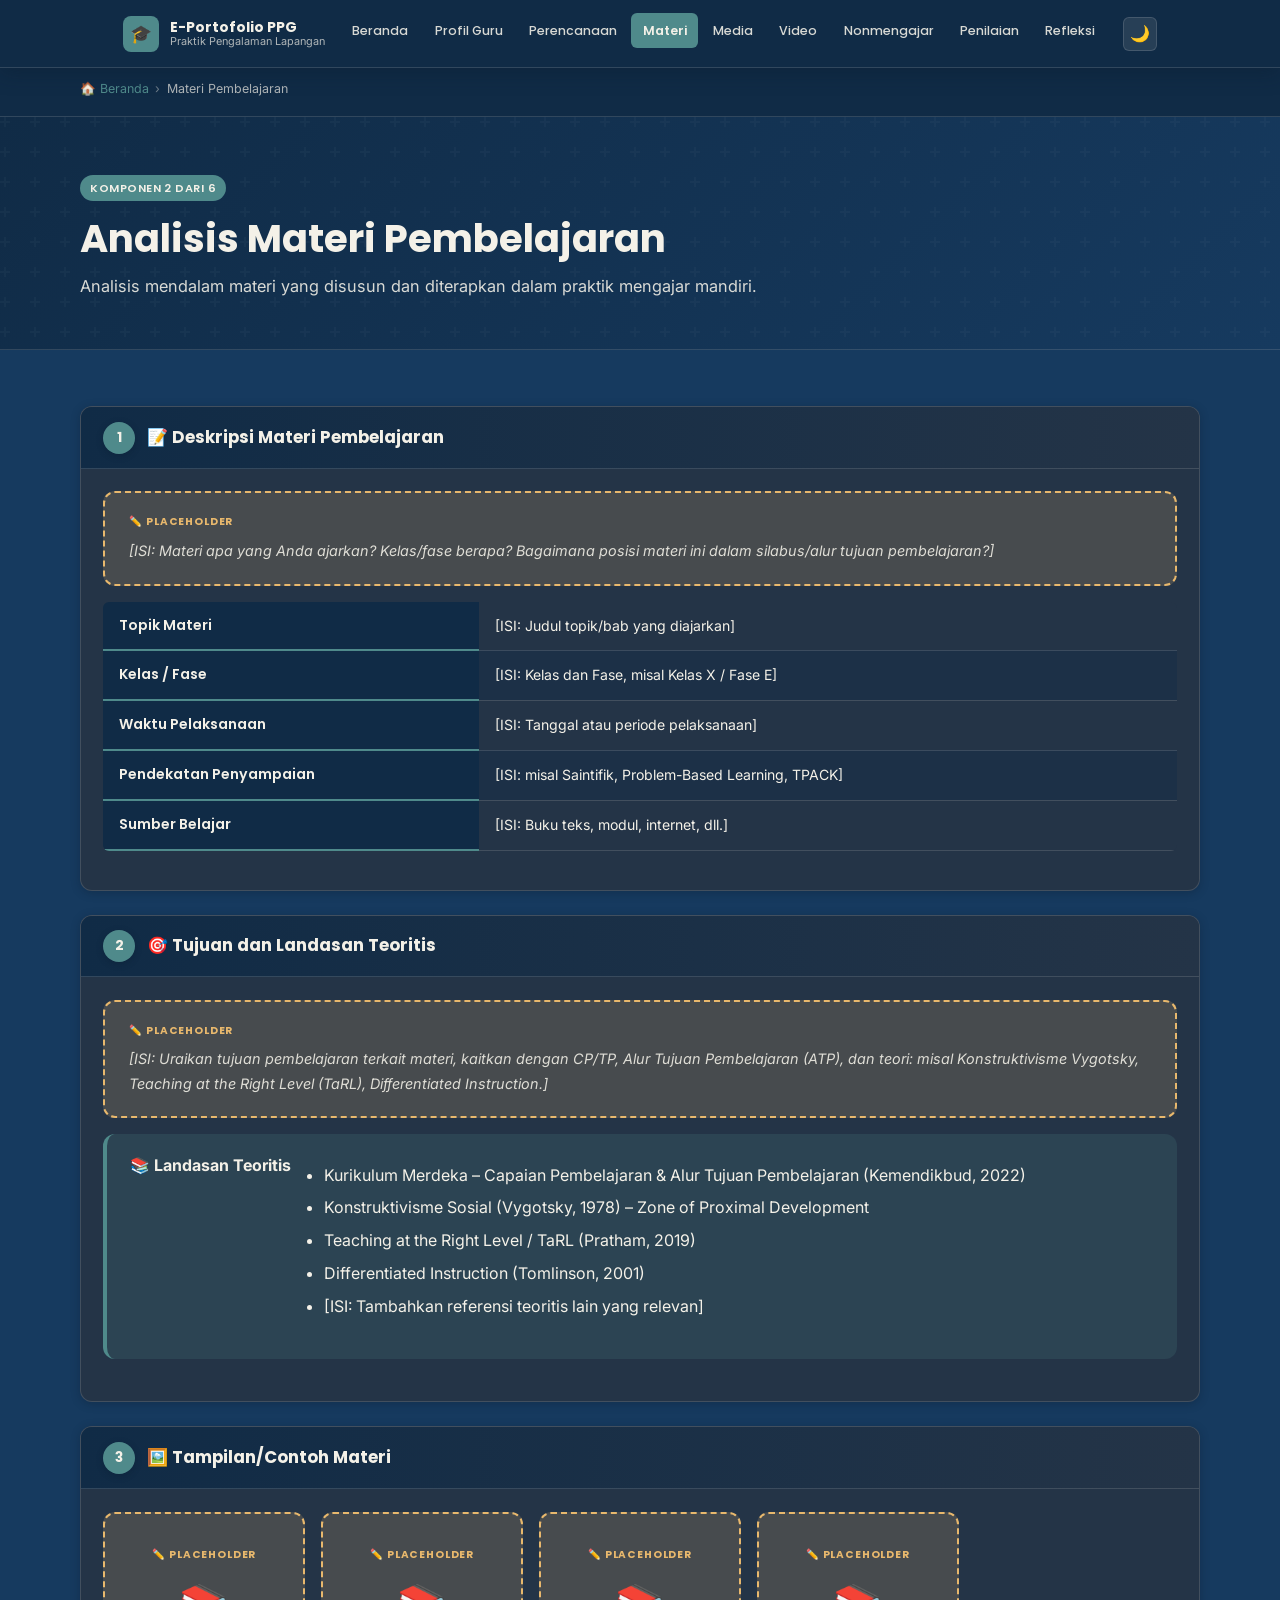
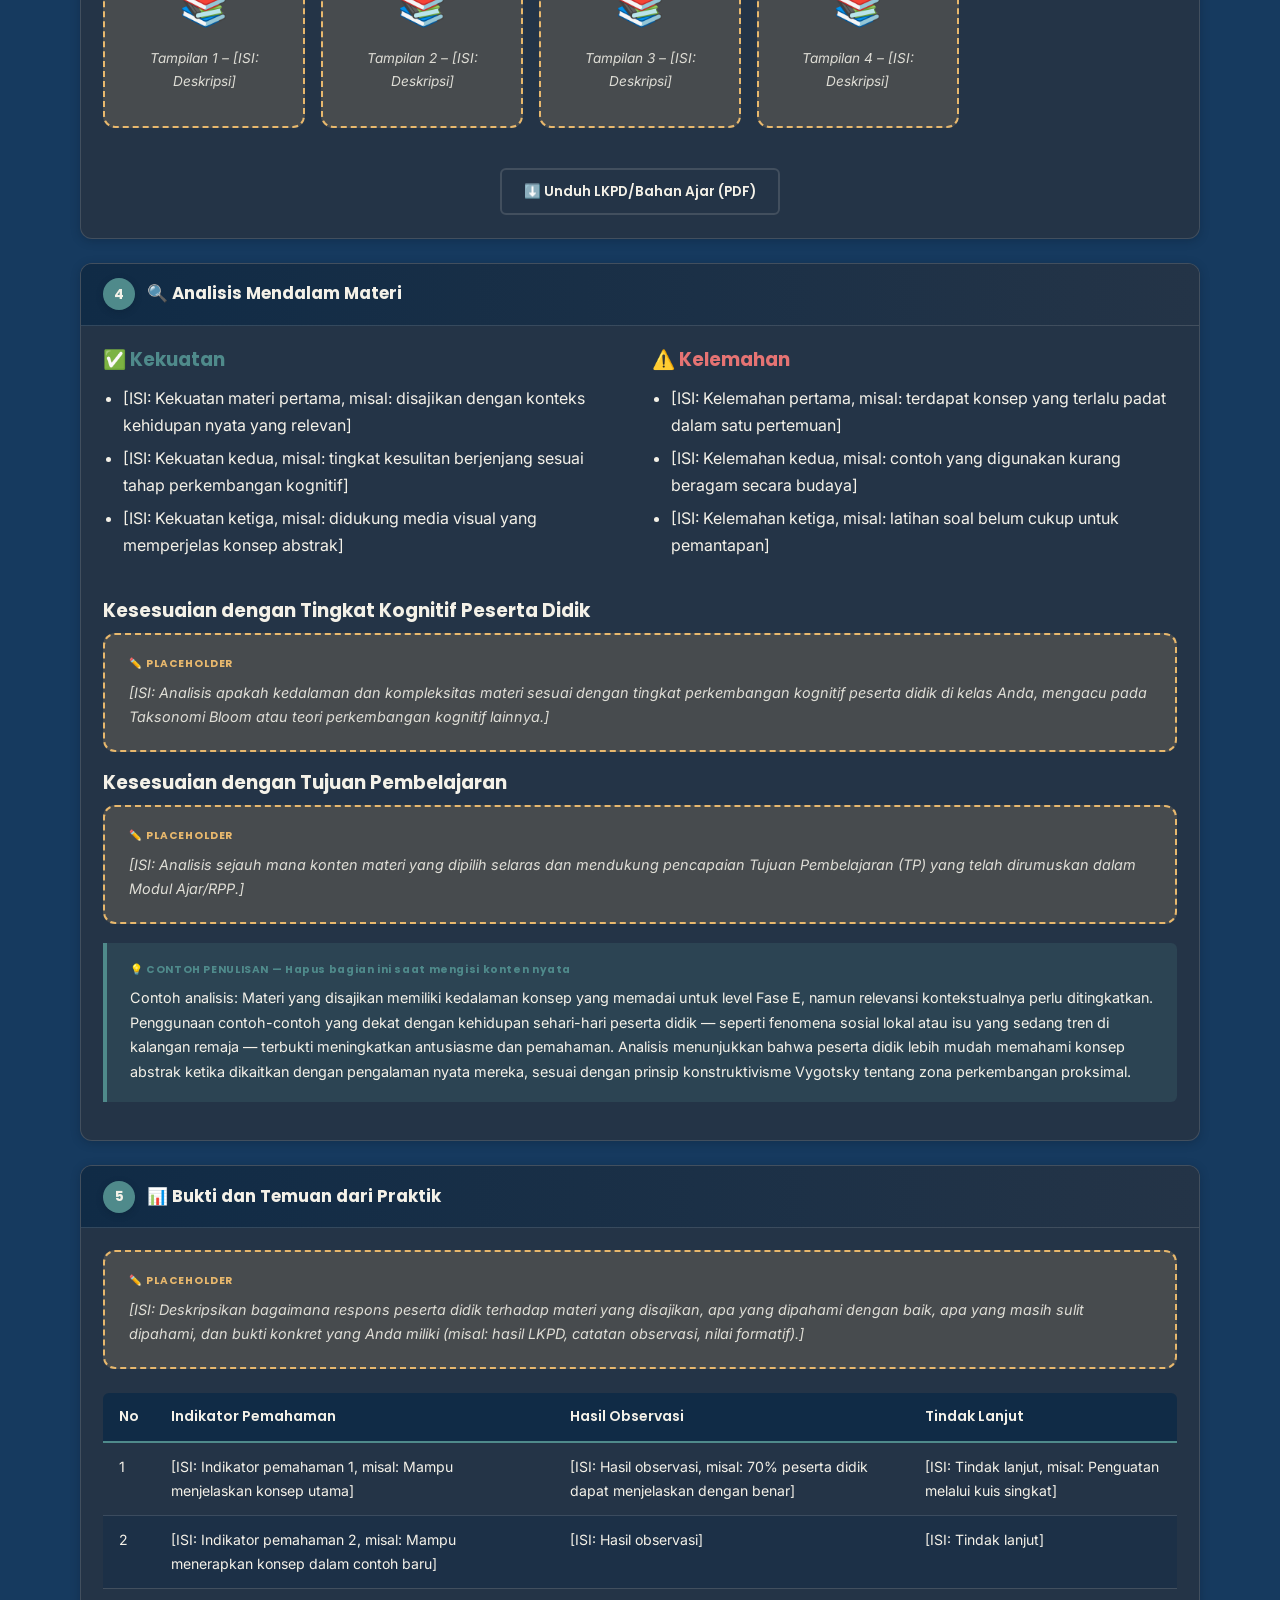
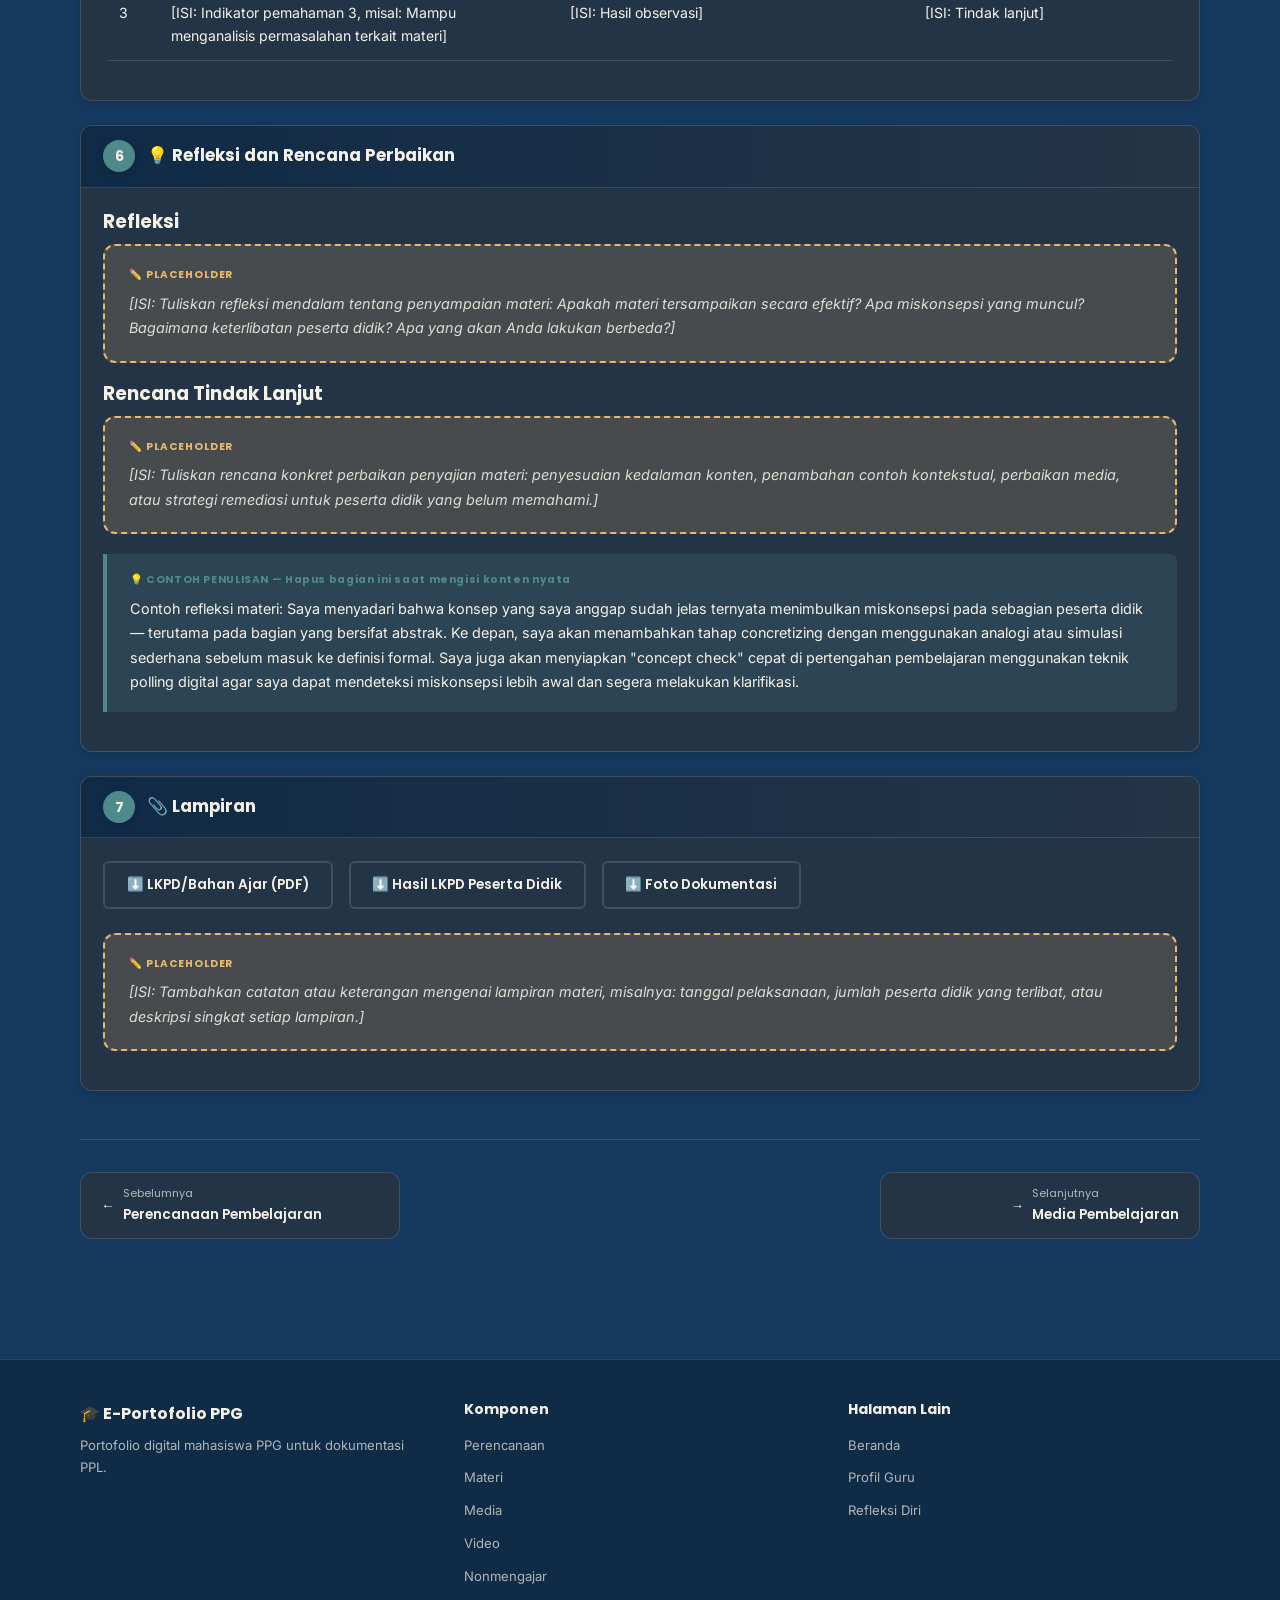
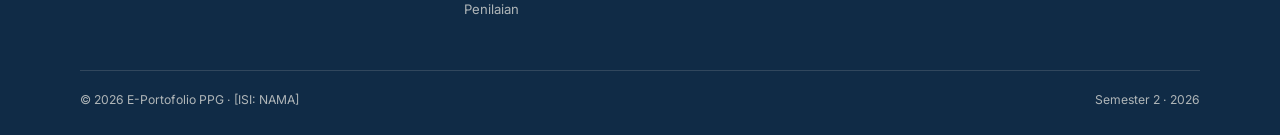
<file: materi.html>
<!DOCTYPE html>
<html lang="id">
<head>
  <meta charset="UTF-8" />
  <meta name="viewport" content="width=device-width, initial-scale=1.0" />
  <title>Analisis Materi Pembelajaran – E-Portofolio PPG</title>
  <meta name="description" content="Analisis mendalam materi yang disusun dan diterapkan dalam praktik mengajar mandiri." />
  <link rel="stylesheet" href="assets/css/style.css" />
  <style>#reading-progress{position:fixed;top:0;left:0;height:3px;width:0;background:var(--color-accent);z-index:2000;}</style>
</head>
<body>
<div id="reading-progress"></div>

<!-- NAVBAR -->
<nav class="navbar" role="navigation" aria-label="Navigasi utama">
  <div class="container">
    <a href="index.html" class="nav-brand" aria-label="Beranda E-Portofolio PPG">
      <div class="nav-brand-icon" aria-hidden="true">🎓</div>
      <div class="nav-brand-text">
        <span class="nav-brand-title">E-Portofolio PPG</span>
        <span class="nav-brand-sub">Praktik Pengalaman Lapangan</span>
      </div>
    </a>
    <ul class="nav-menu" id="nav-menu" role="menubar">
      <li role="none"><a href="index.html" role="menuitem">Beranda</a></li>
      <li role="none"><a href="profil.html" role="menuitem">Profil Guru</a></li>
      <li role="none"><a href="perencanaan.html" role="menuitem">Perencanaan</a></li>
      <li role="none"><a href="materi.html" role="menuitem" class="active" aria-current="page">Materi</a></li>
      <li role="none"><a href="media.html" role="menuitem">Media</a></li>
      <li role="none"><a href="video.html" role="menuitem">Video</a></li>
      <li role="none"><a href="nonmengajar.html" role="menuitem">Nonmengajar</a></li>
      <li role="none"><a href="penilaian.html" role="menuitem">Penilaian</a></li>
      <li role="none"><a href="refleksi.html" role="menuitem">Refleksi</a></li>
    </ul>
    <div class="nav-actions">
      <button id="dark-toggle" class="btn-dark-toggle" aria-label="Ganti tema">🌙</button>
      <button id="hamburger" class="hamburger" aria-label="Buka/tutup menu" aria-expanded="false">☰</button>
    </div>
  </div>
</nav>

<!-- BREADCRUMB -->
<nav class="breadcrumb" aria-label="Breadcrumb">
  <div class="container">
    <ol>
      <li><a href="index.html">🏠 Beranda</a></li>
      <li aria-current="page">Materi Pembelajaran</li>
    </ol>
  </div>
</nav>

<!-- PAGE HERO -->
<header class="page-hero">
  <div class="container">
    <div class="badge" style="margin-bottom:.8rem;">Komponen 2 dari 6</div>
    <h1>Analisis Materi Pembelajaran</h1>
    <p class="page-hero-sub">Analisis mendalam materi yang disusun dan diterapkan dalam praktik mengajar mandiri.</p>
  </div>
</header>

<!-- MAIN -->
<main id="main-content">
  <section class="section">
    <div class="container">

      <!-- STEP 1: Deskripsi Materi -->
      <div class="analysis-step fade-in">
        <div class="analysis-step-header">
          <div class="step-number">1</div>
          <h2>📝 Deskripsi Materi Pembelajaran</h2>
        </div>
        <div class="analysis-step-body">
          <div class="placeholder-box">
            <p>[ISI: Materi apa yang Anda ajarkan? Kelas/fase berapa? Bagaimana posisi materi ini dalam silabus/alur tujuan pembelajaran?]</p>
          </div>
          <div class="table-wrap">
            <table>
              <caption class="sr-only">Informasi Materi Pembelajaran</caption>
              <tbody>
                <tr><th style="width:35%">Topik Materi</th><td>[ISI: Judul topik/bab yang diajarkan]</td></tr>
                <tr><th>Kelas / Fase</th><td>[ISI: Kelas dan Fase, misal Kelas X / Fase E]</td></tr>
                <tr><th>Waktu Pelaksanaan</th><td>[ISI: Tanggal atau periode pelaksanaan]</td></tr>
                <tr><th>Pendekatan Penyampaian</th><td>[ISI: misal Saintifik, Problem-Based Learning, TPACK]</td></tr>
                <tr><th>Sumber Belajar</th><td>[ISI: Buku teks, modul, internet, dll.]</td></tr>
              </tbody>
            </table>
          </div>
        </div>
      </div>

      <!-- STEP 2: Tujuan dan Landasan Teoritis -->
      <div class="analysis-step fade-in">
        <div class="analysis-step-header">
          <div class="step-number">2</div>
          <h2>🎯 Tujuan dan Landasan Teoritis</h2>
        </div>
        <div class="analysis-step-body">
          <div class="placeholder-box">
            <p>[ISI: Uraikan tujuan pembelajaran terkait materi, kaitkan dengan CP/TP, Alur Tujuan Pembelajaran (ATP), dan teori: misal Konstruktivisme Vygotsky, Teaching at the Right Level (TaRL), Differentiated Instruction.]</p>
          </div>
          <div class="info-box info">
            <strong>📚 Landasan Teoritis</strong>
            <ul style="margin-top:.6rem;padding-left:1.2rem;">
              <li>Kurikulum Merdeka – Capaian Pembelajaran &amp; Alur Tujuan Pembelajaran (Kemendikbud, 2022)</li>
              <li>Konstruktivisme Sosial (Vygotsky, 1978) – Zone of Proximal Development</li>
              <li>Teaching at the Right Level / TaRL (Pratham, 2019)</li>
              <li>Differentiated Instruction (Tomlinson, 2001)</li>
              <li>[ISI: Tambahkan referensi teoritis lain yang relevan]</li>
            </ul>
          </div>
        </div>
      </div>

      <!-- STEP 3: Tampilan Materi -->
      <div class="analysis-step fade-in">
        <div class="analysis-step-header">
          <div class="step-number">3</div>
          <h2>🖼️ Tampilan/Contoh Materi</h2>
        </div>
        <div class="analysis-step-body">
          <div class="gallery-grid" style="display:grid;grid-template-columns:repeat(auto-fill,minmax(180px,1fr));gap:1rem;margin-bottom:1.5rem;">
            <div class="placeholder-box" style="text-align:center;padding:2rem 1rem;">
              <div style="font-size:2.5rem;">📚</div>
              <p style="margin-top:.5rem;font-size:.85rem;">Tampilan 1 – [ISI: Deskripsi]</p>
            </div>
            <div class="placeholder-box" style="text-align:center;padding:2rem 1rem;">
              <div style="font-size:2.5rem;">📚</div>
              <p style="margin-top:.5rem;font-size:.85rem;">Tampilan 2 – [ISI: Deskripsi]</p>
            </div>
            <div class="placeholder-box" style="text-align:center;padding:2rem 1rem;">
              <div style="font-size:2.5rem;">📚</div>
              <p style="margin-top:.5rem;font-size:.85rem;">Tampilan 3 – [ISI: Deskripsi]</p>
            </div>
            <div class="placeholder-box" style="text-align:center;padding:2rem 1rem;">
              <div style="font-size:2.5rem;">📚</div>
              <p style="margin-top:.5rem;font-size:.85rem;">Tampilan 4 – [ISI: Deskripsi]</p>
            </div>
          </div>
          <div style="text-align:center;">
            <a href="assets/docs/lkpd-materi.pdf" class="btn btn-outline" download>⬇️ Unduh LKPD/Bahan Ajar (PDF)</a>
          </div>
        </div>
      </div>

      <!-- STEP 4: Analisis Mendalam -->
      <div class="analysis-step fade-in">
        <div class="analysis-step-header">
          <div class="step-number">4</div>
          <h2>🔍 Analisis Mendalam Materi</h2>
        </div>
        <div class="analysis-step-body">
          <div class="strength-grid" style="display:grid;grid-template-columns:1fr 1fr;gap:1.5rem;margin-bottom:1.5rem;">
            <div class="strength-card">
              <h3 style="color:var(--academic-teal);margin-bottom:.8rem;">✅ Kekuatan</h3>
              <ul style="padding-left:1.2rem;">
                <li>[ISI: Kekuatan materi pertama, misal: disajikan dengan konteks kehidupan nyata yang relevan]</li>
                <li>[ISI: Kekuatan kedua, misal: tingkat kesulitan berjenjang sesuai tahap perkembangan kognitif]</li>
                <li>[ISI: Kekuatan ketiga, misal: didukung media visual yang memperjelas konsep abstrak]</li>
              </ul>
            </div>
            <div class="strength-card">
              <h3 style="color:var(--color-danger);margin-bottom:.8rem;">⚠️ Kelemahan</h3>
              <ul style="padding-left:1.2rem;">
                <li>[ISI: Kelemahan pertama, misal: terdapat konsep yang terlalu padat dalam satu pertemuan]</li>
                <li>[ISI: Kelemahan kedua, misal: contoh yang digunakan kurang beragam secara budaya]</li>
                <li>[ISI: Kelemahan ketiga, misal: latihan soal belum cukup untuk pemantapan]</li>
              </ul>
            </div>
          </div>
          <h3 style="margin-bottom:.6rem;">Kesesuaian dengan Tingkat Kognitif Peserta Didik</h3>
          <div class="placeholder-box" style="margin-bottom:1.2rem;">
            <p>[ISI: Analisis apakah kedalaman dan kompleksitas materi sesuai dengan tingkat perkembangan kognitif peserta didik di kelas Anda, mengacu pada Taksonomi Bloom atau teori perkembangan kognitif lainnya.]</p>
          </div>
          <h3 style="margin-bottom:.6rem;">Kesesuaian dengan Tujuan Pembelajaran</h3>
          <div class="placeholder-box" style="margin-bottom:1.2rem;">
            <p>[ISI: Analisis sejauh mana konten materi yang dipilih selaras dan mendukung pencapaian Tujuan Pembelajaran (TP) yang telah dirumuskan dalam Modul Ajar/RPP.]</p>
          </div>
          <div class="example-box">
            <p>Contoh analisis: Materi yang disajikan memiliki kedalaman konsep yang memadai untuk level Fase E, namun relevansi kontekstualnya perlu ditingkatkan. Penggunaan contoh-contoh yang dekat dengan kehidupan sehari-hari peserta didik — seperti fenomena sosial lokal atau isu yang sedang tren di kalangan remaja — terbukti meningkatkan antusiasme dan pemahaman. Analisis menunjukkan bahwa peserta didik lebih mudah memahami konsep abstrak ketika dikaitkan dengan pengalaman nyata mereka, sesuai dengan prinsip konstruktivisme Vygotsky tentang zona perkembangan proksimal.</p>
          </div>
        </div>
      </div>

      <!-- STEP 5: Bukti dan Temuan -->
      <div class="analysis-step fade-in">
        <div class="analysis-step-header">
          <div class="step-number">5</div>
          <h2>📊 Bukti dan Temuan dari Praktik</h2>
        </div>
        <div class="analysis-step-body">
          <div class="placeholder-box" style="margin-bottom:1.5rem;">
            <p>[ISI: Deskripsikan bagaimana respons peserta didik terhadap materi yang disajikan, apa yang dipahami dengan baik, apa yang masih sulit dipahami, dan bukti konkret yang Anda miliki (misal: hasil LKPD, catatan observasi, nilai formatif).]</p>
          </div>
          <div class="table-wrap">
            <table>
              <caption class="sr-only">Tabel Analisis Pemahaman Peserta Didik</caption>
              <thead>
                <tr>
                  <th>No</th>
                  <th>Indikator Pemahaman</th>
                  <th>Hasil Observasi</th>
                  <th>Tindak Lanjut</th>
                </tr>
              </thead>
              <tbody>
                <tr>
                  <td>1</td>
                  <td>[ISI: Indikator pemahaman 1, misal: Mampu menjelaskan konsep utama]</td>
                  <td>[ISI: Hasil observasi, misal: 70% peserta didik dapat menjelaskan dengan benar]</td>
                  <td>[ISI: Tindak lanjut, misal: Penguatan melalui kuis singkat]</td>
                </tr>
                <tr>
                  <td>2</td>
                  <td>[ISI: Indikator pemahaman 2, misal: Mampu menerapkan konsep dalam contoh baru]</td>
                  <td>[ISI: Hasil observasi]</td>
                  <td>[ISI: Tindak lanjut]</td>
                </tr>
                <tr>
                  <td>3</td>
                  <td>[ISI: Indikator pemahaman 3, misal: Mampu menganalisis permasalahan terkait materi]</td>
                  <td>[ISI: Hasil observasi]</td>
                  <td>[ISI: Tindak lanjut]</td>
                </tr>
              </tbody>
            </table>
          </div>
        </div>
      </div>

      <!-- STEP 6: Refleksi -->
      <div class="analysis-step fade-in">
        <div class="analysis-step-header">
          <div class="step-number">6</div>
          <h2>💡 Refleksi dan Rencana Perbaikan</h2>
        </div>
        <div class="analysis-step-body">
          <h3 style="margin-bottom:.6rem;">Refleksi</h3>
          <div class="placeholder-box" style="margin-bottom:1.2rem;">
            <p>[ISI: Tuliskan refleksi mendalam tentang penyampaian materi: Apakah materi tersampaikan secara efektif? Apa miskonsepsi yang muncul? Bagaimana keterlibatan peserta didik? Apa yang akan Anda lakukan berbeda?]</p>
          </div>
          <h3 style="margin-bottom:.6rem;">Rencana Tindak Lanjut</h3>
          <div class="placeholder-box" style="margin-bottom:1.2rem;">
            <p>[ISI: Tuliskan rencana konkret perbaikan penyajian materi: penyesuaian kedalaman konten, penambahan contoh kontekstual, perbaikan media, atau strategi remediasi untuk peserta didik yang belum memahami.]</p>
          </div>
          <div class="example-box">
            <p>Contoh refleksi materi: Saya menyadari bahwa konsep yang saya anggap sudah jelas ternyata menimbulkan miskonsepsi pada sebagian peserta didik — terutama pada bagian yang bersifat abstrak. Ke depan, saya akan menambahkan tahap concretizing dengan menggunakan analogi atau simulasi sederhana sebelum masuk ke definisi formal. Saya juga akan menyiapkan "concept check" cepat di pertengahan pembelajaran menggunakan teknik polling digital agar saya dapat mendeteksi miskonsepsi lebih awal dan segera melakukan klarifikasi.</p>
          </div>
        </div>
      </div>

      <!-- STEP 7: Lampiran -->
      <div class="analysis-step fade-in">
        <div class="analysis-step-header">
          <div class="step-number">7</div>
          <h2>📎 Lampiran</h2>
        </div>
        <div class="analysis-step-body">
          <div style="display:flex;flex-wrap:wrap;gap:1rem;margin-bottom:1.5rem;">
            <a href="assets/docs/lkpd-materi.pdf" class="btn btn-outline" download>⬇️ LKPD/Bahan Ajar (PDF)</a>
            <a href="assets/docs/hasil-lkpd-peserta-didik.pdf" class="btn btn-outline" download>⬇️ Hasil LKPD Peserta Didik</a>
            <a href="assets/docs/foto-dokumentasi-materi.zip" class="btn btn-outline" download>⬇️ Foto Dokumentasi</a>
          </div>
          <div class="placeholder-box">
            <p>[ISI: Tambahkan catatan atau keterangan mengenai lampiran materi, misalnya: tanggal pelaksanaan, jumlah peserta didik yang terlibat, atau deskripsi singkat setiap lampiran.]</p>
          </div>
        </div>
      </div>

      <!-- PREV/NEXT -->
      <nav class="page-nav" aria-label="Navigasi halaman">
        <a href="perencanaan.html" class="nav-prev">
          <span>←</span>
          <span><span class="nav-label">Sebelumnya</span>Perencanaan Pembelajaran</span>
        </a>
        <a href="media.html" class="nav-next">
          <span><span class="nav-label">Selanjutnya</span>Media Pembelajaran</span>
          <span>→</span>
        </a>
      </nav>

    </div>
  </section>
</main>

<!-- FOOTER -->
<footer class="footer" role="contentinfo">
  <div class="container">
    <div class="footer-grid">
      <div class="footer-brand">
        <div class="nav-brand-title">🎓 E-Portofolio PPG</div>
        <p>Portofolio digital mahasiswa PPG untuk dokumentasi PPL.</p>
      </div>
      <div class="footer-col">
        <h4>Komponen</h4>
        <ul>
          <li><a href="perencanaan.html">Perencanaan</a></li>
          <li><a href="materi.html">Materi</a></li>
          <li><a href="media.html">Media</a></li>
          <li><a href="video.html">Video</a></li>
          <li><a href="nonmengajar.html">Nonmengajar</a></li>
          <li><a href="penilaian.html">Penilaian</a></li>
        </ul>
      </div>
      <div class="footer-col">
        <h4>Halaman Lain</h4>
        <ul>
          <li><a href="index.html">Beranda</a></li>
          <li><a href="profil.html">Profil Guru</a></li>
          <li><a href="refleksi.html">Refleksi Diri</a></li>
        </ul>
      </div>
    </div>
    <div class="footer-bottom">
      <span>© <span id="current-year"></span> E-Portofolio PPG · [ISI: NAMA]</span>
      <span>Semester 2 · 2026</span>
    </div>
  </div>
</footer>

<button id="back-to-top" aria-label="Kembali ke atas">↑</button>
<script src="assets/js/main.js"></script>

<style>
  @media (max-width: 768px) {
    .strength-grid { grid-template-columns: 1fr !important; }
    .gallery-grid { grid-template-columns: 1fr 1fr !important; }
  }
  @media (max-width: 480px) {
    .gallery-grid { grid-template-columns: 1fr !important; }
  }
</style>
</body>
</html>
</file>
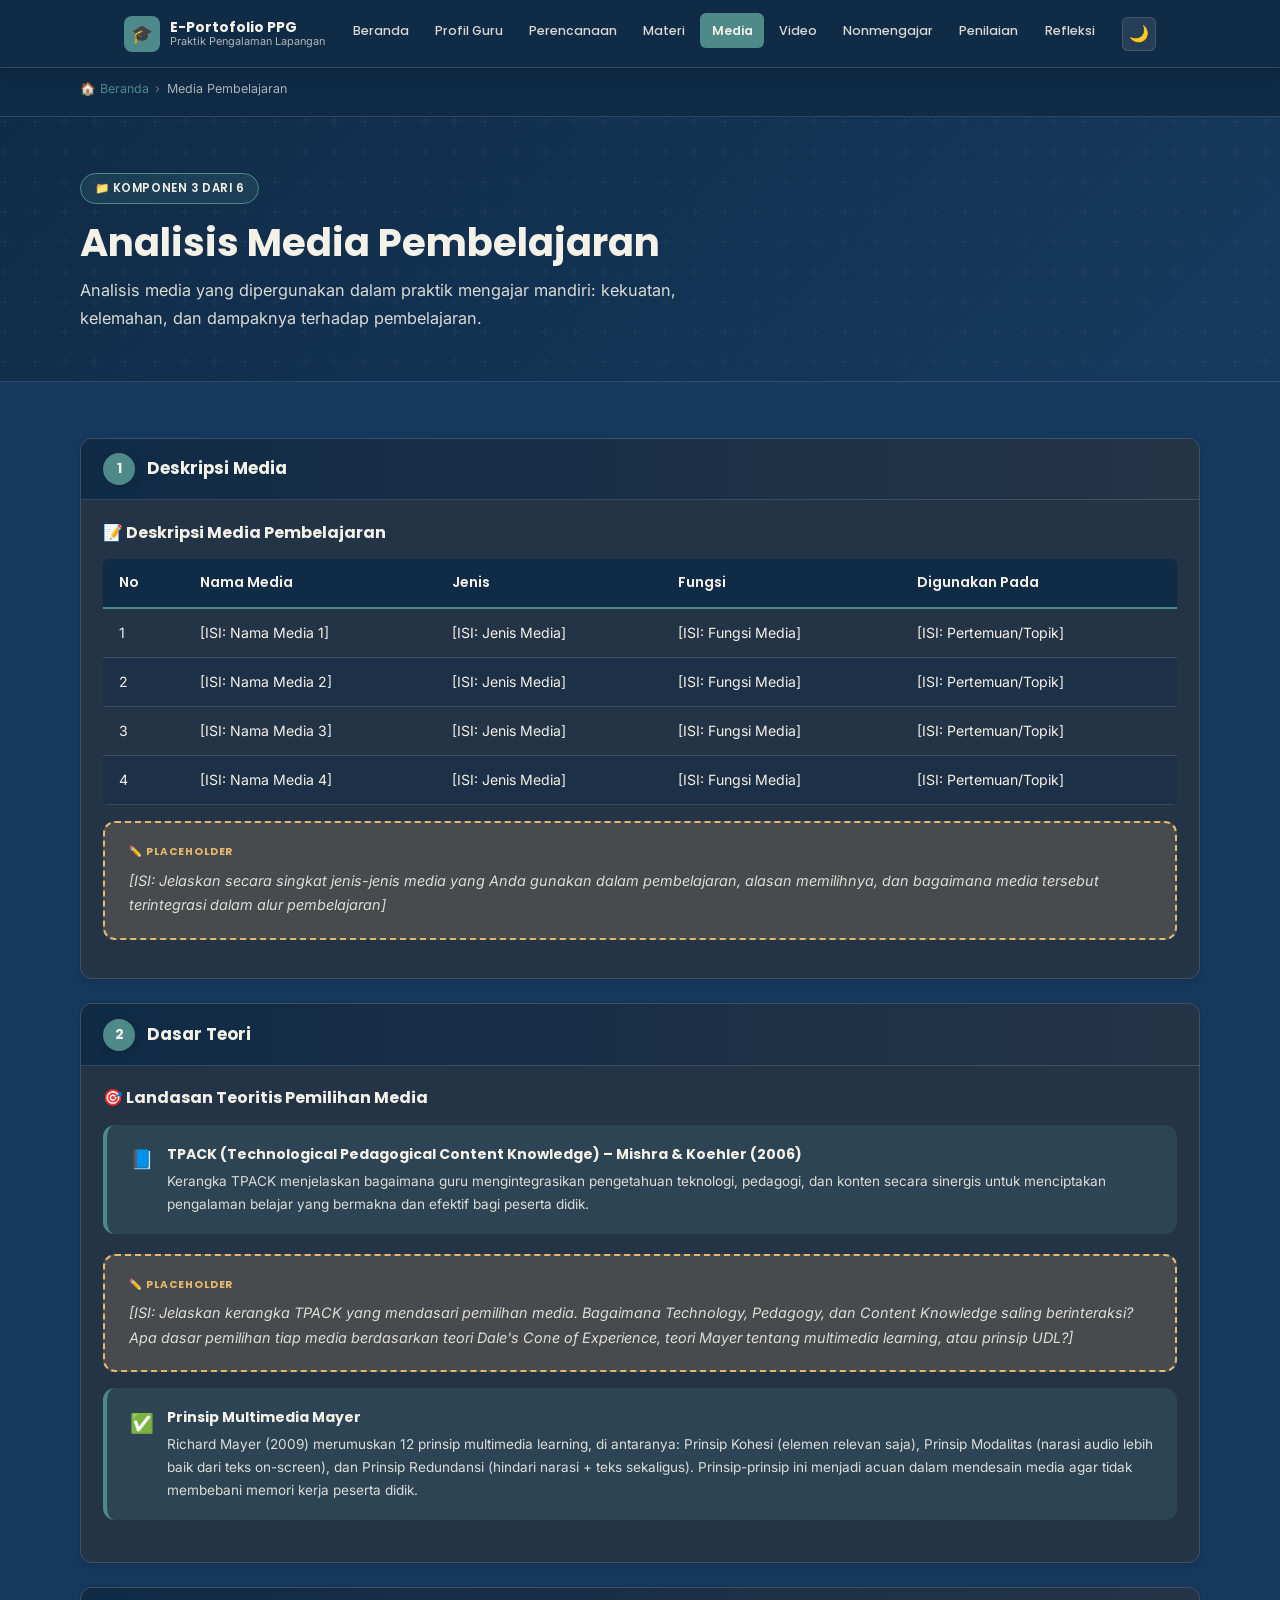
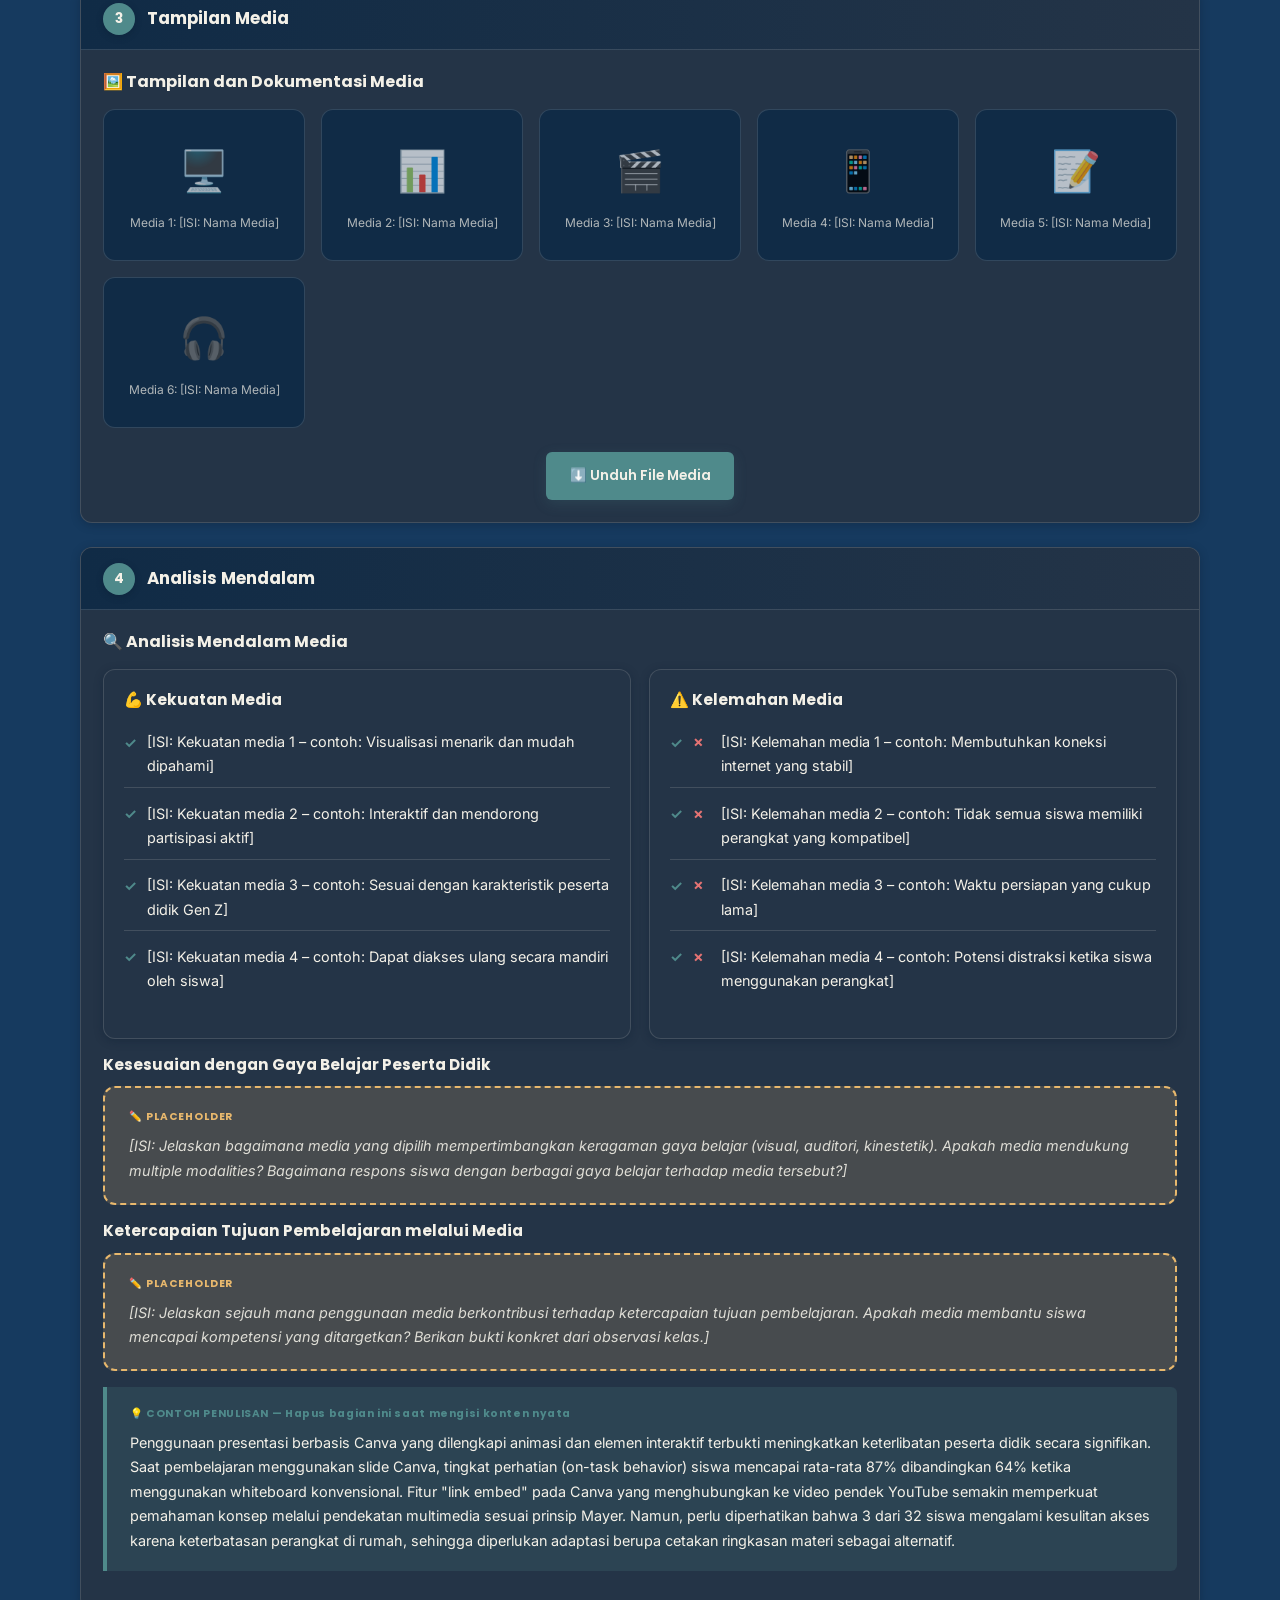
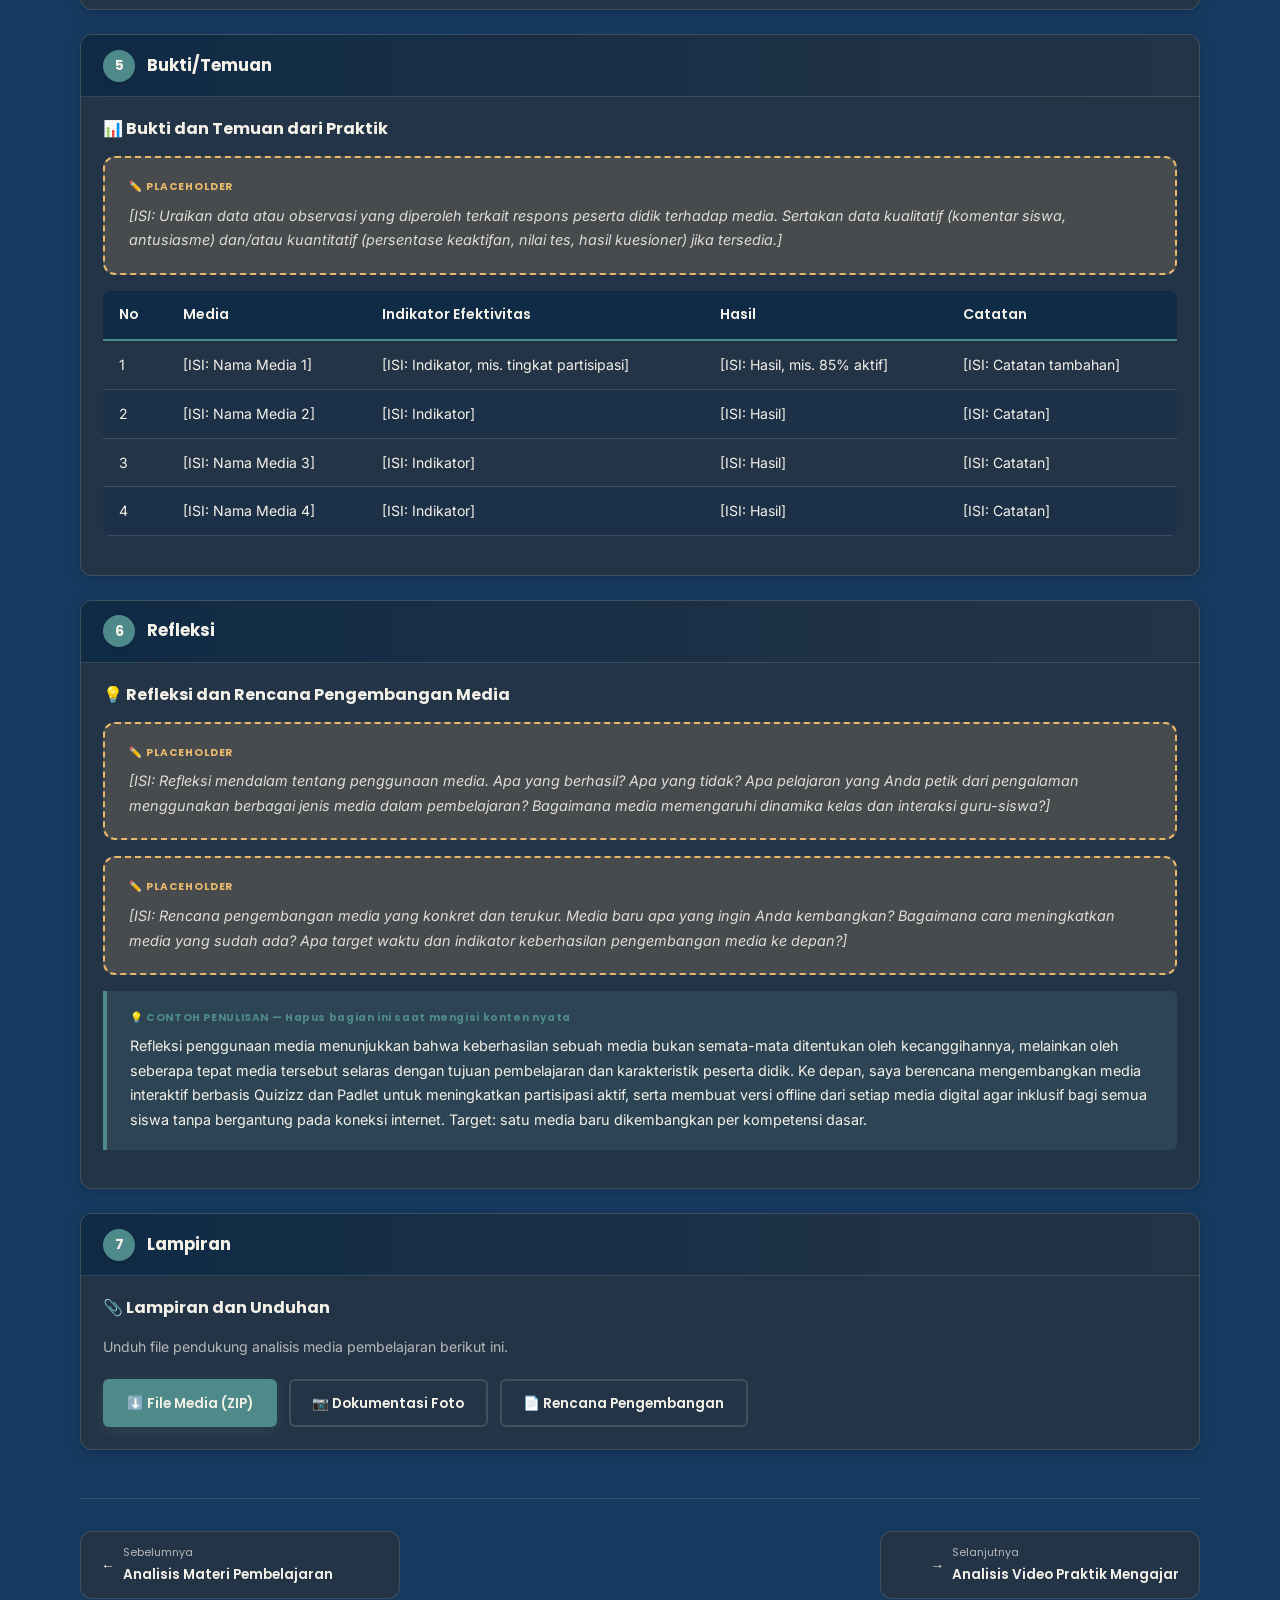
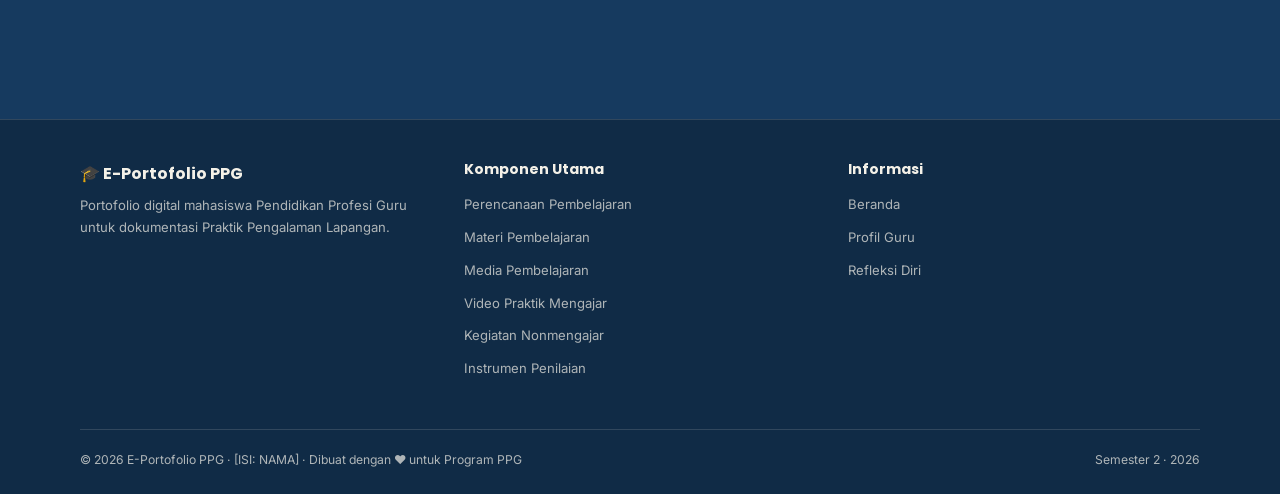
<file: media.html>
<!DOCTYPE html>
<html lang="id">
<head>
  <meta charset="UTF-8" />
  <meta name="viewport" content="width=device-width, initial-scale=1.0" />
  <title>Analisis Media Pembelajaran – E-Portofolio PPG</title>
  <meta name="description" content="Komponen 3: Analisis media yang dipergunakan dalam praktik mengajar mandiri, termasuk kekuatan, kelemahan, dan dampaknya terhadap pembelajaran." />
  <link rel="stylesheet" href="assets/css/style.css" />
  <style>
    #reading-progress {
      position: fixed; top: 0; left: 0; height: 3px; width: 0;
      background: var(--color-accent); z-index: 2000; transition: width .1s;
    }
  </style>
</head>
<body>
<div id="reading-progress" role="progressbar" aria-label="Progress membaca"></div>

<!-- ===== NAVBAR ===== -->
<nav class="navbar" role="navigation" aria-label="Navigasi utama">
  <div class="container">
    <a href="index.html" class="nav-brand" aria-label="Beranda E-Portofolio PPG">
      <div class="nav-brand-icon" aria-hidden="true">🎓</div>
      <div class="nav-brand-text">
        <span class="nav-brand-title">E-Portofolio PPG</span>
        <span class="nav-brand-sub">Praktik Pengalaman Lapangan</span>
      </div>
    </a>
    <ul class="nav-menu" id="nav-menu" role="menubar">
      <li role="none"><a href="index.html" role="menuitem">Beranda</a></li>
      <li role="none"><a href="profil.html" role="menuitem">Profil Guru</a></li>
      <li role="none"><a href="perencanaan.html" role="menuitem">Perencanaan</a></li>
      <li role="none"><a href="materi.html" role="menuitem">Materi</a></li>
      <li role="none"><a href="media.html" role="menuitem" class="active" aria-current="page">Media</a></li>
      <li role="none"><a href="video.html" role="menuitem">Video</a></li>
      <li role="none"><a href="nonmengajar.html" role="menuitem">Nonmengajar</a></li>
      <li role="none"><a href="penilaian.html" role="menuitem">Penilaian</a></li>
      <li role="none"><a href="refleksi.html" role="menuitem">Refleksi</a></li>
    </ul>
    <div class="nav-actions">
      <button id="dark-toggle" class="btn-dark-toggle" aria-label="Ganti tema gelap/terang" title="Ganti tema">🌙</button>
      <button id="hamburger" class="hamburger" aria-label="Buka/tutup menu" aria-expanded="false" aria-controls="nav-menu">☰</button>
    </div>
  </div>
</nav>

<!-- ===== BREADCRUMB ===== -->
<nav class="breadcrumb" aria-label="Breadcrumb">
  <div class="container">
    <ol>
      <li><a href="index.html">🏠 Beranda</a></li>
      <li aria-current="page">Media Pembelajaran</li>
    </ol>
  </div>
</nav>

<!-- ===== PAGE HERO ===== -->
<header class="page-hero">
  <div class="container">
    <div class="page-hero-badge">📁 Komponen 3 dari 6</div>
    <h1>Analisis Media Pembelajaran</h1>
    <p>Analisis media yang dipergunakan dalam praktik mengajar mandiri: kekuatan, kelemahan, dan dampaknya terhadap pembelajaran.</p>
  </div>
</header>

<!-- ===== MAIN CONTENT ===== -->
<main id="main-content">
  <section class="section">
    <div class="container">

      <!-- ===== STEP 1 – Deskripsi Media ===== -->
      <div class="analysis-step fade-in">
        <div class="analysis-step-header">
          <div class="step-number">1</div>
          <h3>Deskripsi Media</h3>
        </div>
        <div class="analysis-step-body">
          <h4 style="margin-bottom:1rem;">📝 Deskripsi Media Pembelajaran</h4>

          <div class="table-wrap">
            <table>
              <caption class="sr-only">Daftar media pembelajaran yang digunakan</caption>
              <thead>
                <tr>
                  <th>No</th>
                  <th>Nama Media</th>
                  <th>Jenis</th>
                  <th>Fungsi</th>
                  <th>Digunakan Pada</th>
                </tr>
              </thead>
              <tbody>
                <tr>
                  <td>1</td>
                  <td>[ISI: Nama Media 1]</td>
                  <td>[ISI: Jenis Media]</td>
                  <td>[ISI: Fungsi Media]</td>
                  <td>[ISI: Pertemuan/Topik]</td>
                </tr>
                <tr>
                  <td>2</td>
                  <td>[ISI: Nama Media 2]</td>
                  <td>[ISI: Jenis Media]</td>
                  <td>[ISI: Fungsi Media]</td>
                  <td>[ISI: Pertemuan/Topik]</td>
                </tr>
                <tr>
                  <td>3</td>
                  <td>[ISI: Nama Media 3]</td>
                  <td>[ISI: Jenis Media]</td>
                  <td>[ISI: Fungsi Media]</td>
                  <td>[ISI: Pertemuan/Topik]</td>
                </tr>
                <tr>
                  <td>4</td>
                  <td>[ISI: Nama Media 4]</td>
                  <td>[ISI: Jenis Media]</td>
                  <td>[ISI: Fungsi Media]</td>
                  <td>[ISI: Pertemuan/Topik]</td>
                </tr>
              </tbody>
            </table>
          </div>

          <div class="placeholder-box">
            <p>[ISI: Jelaskan secara singkat jenis-jenis media yang Anda gunakan dalam pembelajaran, alasan memilihnya, dan bagaimana media tersebut terintegrasi dalam alur pembelajaran]</p>
          </div>
        </div>
      </div>

      <!-- ===== STEP 2 – Dasar Teori ===== -->
      <div class="analysis-step fade-in">
        <div class="analysis-step-header">
          <div class="step-number">2</div>
          <h3>Dasar Teori</h3>
        </div>
        <div class="analysis-step-body">
          <h4 style="margin-bottom:1rem;">🎯 Landasan Teoritis Pemilihan Media</h4>

          <div class="info-box info">
            <div class="info-box-icon">📘</div>
            <div class="info-box-content">
              <strong>TPACK (Technological Pedagogical Content Knowledge) – Mishra &amp; Koehler (2006)</strong>
              <p>Kerangka TPACK menjelaskan bagaimana guru mengintegrasikan pengetahuan teknologi, pedagogi, dan konten secara sinergis untuk menciptakan pengalaman belajar yang bermakna dan efektif bagi peserta didik.</p>
            </div>
          </div>

          <div class="placeholder-box">
            <p>[ISI: Jelaskan kerangka TPACK yang mendasari pemilihan media. Bagaimana Technology, Pedagogy, dan Content Knowledge saling berinteraksi? Apa dasar pemilihan tiap media berdasarkan teori Dale's Cone of Experience, teori Mayer tentang multimedia learning, atau prinsip UDL?]</p>
          </div>

          <div class="info-box success">
            <div class="info-box-icon">✅</div>
            <div class="info-box-content">
              <strong>Prinsip Multimedia Mayer</strong>
              <p>Richard Mayer (2009) merumuskan 12 prinsip multimedia learning, di antaranya: Prinsip Kohesi (elemen relevan saja), Prinsip Modalitas (narasi audio lebih baik dari teks on-screen), dan Prinsip Redundansi (hindari narasi + teks sekaligus). Prinsip-prinsip ini menjadi acuan dalam mendesain media agar tidak membebani memori kerja peserta didik.</p>
            </div>
          </div>
        </div>
      </div>

      <!-- ===== STEP 3 – Tampilan Media ===== -->
      <div class="analysis-step fade-in">
        <div class="analysis-step-header">
          <div class="step-number">3</div>
          <h3>Tampilan Media</h3>
        </div>
        <div class="analysis-step-body">
          <h4 style="margin-bottom:1rem;">🖼️ Tampilan dan Dokumentasi Media</h4>

          <div class="gallery-grid" style="margin-bottom:1.5rem;">
            <div class="gallery-item" title="Media 1">
              <div style="text-align:center;">
                <div style="font-size:2.5rem;">🖥️</div>
                <div style="font-size:.75rem;margin-top:.5rem;color:var(--color-text-muted);">Media 1: [ISI: Nama Media]</div>
              </div>
            </div>
            <div class="gallery-item" title="Media 2">
              <div style="text-align:center;">
                <div style="font-size:2.5rem;">📊</div>
                <div style="font-size:.75rem;margin-top:.5rem;color:var(--color-text-muted);">Media 2: [ISI: Nama Media]</div>
              </div>
            </div>
            <div class="gallery-item" title="Media 3">
              <div style="text-align:center;">
                <div style="font-size:2.5rem;">🎬</div>
                <div style="font-size:.75rem;margin-top:.5rem;color:var(--color-text-muted);">Media 3: [ISI: Nama Media]</div>
              </div>
            </div>
            <div class="gallery-item" title="Media 4">
              <div style="text-align:center;">
                <div style="font-size:2.5rem;">📱</div>
                <div style="font-size:.75rem;margin-top:.5rem;color:var(--color-text-muted);">Media 4: [ISI: Nama Media]</div>
              </div>
            </div>
            <div class="gallery-item" title="Media 5">
              <div style="text-align:center;">
                <div style="font-size:2.5rem;">📝</div>
                <div style="font-size:.75rem;margin-top:.5rem;color:var(--color-text-muted);">Media 5: [ISI: Nama Media]</div>
              </div>
            </div>
            <div class="gallery-item" title="Media 6">
              <div style="text-align:center;">
                <div style="font-size:2.5rem;">🎧</div>
                <div style="font-size:.75rem;margin-top:.5rem;color:var(--color-text-muted);">Media 6: [ISI: Nama Media]</div>
              </div>
            </div>
          </div>

          <div style="text-align:center;">
            <a href="#" class="btn btn-primary">⬇️ Unduh File Media</a>
          </div>
        </div>
      </div>

      <!-- ===== STEP 4 – Analisis Mendalam ===== -->
      <div class="analysis-step fade-in">
        <div class="analysis-step-header">
          <div class="step-number">4</div>
          <h3>Analisis Mendalam</h3>
        </div>
        <div class="analysis-step-body">
          <h4 style="margin-bottom:1rem;">🔍 Analisis Mendalam Media</h4>

          <div class="strength-grid">
            <div class="strength-box">
              <h4>💪 Kekuatan Media</h4>
              <ul class="checklist">
                <li>[ISI: Kekuatan media 1 – contoh: Visualisasi menarik dan mudah dipahami]</li>
                <li>[ISI: Kekuatan media 2 – contoh: Interaktif dan mendorong partisipasi aktif]</li>
                <li>[ISI: Kekuatan media 3 – contoh: Sesuai dengan karakteristik peserta didik Gen Z]</li>
                <li>[ISI: Kekuatan media 4 – contoh: Dapat diakses ulang secara mandiri oleh siswa]</li>
              </ul>
            </div>
            <div class="strength-box">
              <h4>⚠️ Kelemahan Media</h4>
              <ul class="checklist" style="--check-color:var(--color-danger);">
                <li style="--li-check:'✗';"><span style="color:var(--color-danger);font-weight:700;margin-right:.4rem;">✗</span>[ISI: Kelemahan media 1 – contoh: Membutuhkan koneksi internet yang stabil]</li>
                <li><span style="color:var(--color-danger);font-weight:700;margin-right:.4rem;">✗</span>[ISI: Kelemahan media 2 – contoh: Tidak semua siswa memiliki perangkat yang kompatibel]</li>
                <li><span style="color:var(--color-danger);font-weight:700;margin-right:.4rem;">✗</span>[ISI: Kelemahan media 3 – contoh: Waktu persiapan yang cukup lama]</li>
                <li><span style="color:var(--color-danger);font-weight:700;margin-right:.4rem;">✗</span>[ISI: Kelemahan media 4 – contoh: Potensi distraksi ketika siswa menggunakan perangkat]</li>
              </ul>
            </div>
          </div>

          <h5 style="margin-bottom:.75rem;font-size:.95rem;">Kesesuaian dengan Gaya Belajar Peserta Didik</h5>
          <div class="placeholder-box">
            <p>[ISI: Jelaskan bagaimana media yang dipilih mempertimbangkan keragaman gaya belajar (visual, auditori, kinestetik). Apakah media mendukung multiple modalities? Bagaimana respons siswa dengan berbagai gaya belajar terhadap media tersebut?]</p>
          </div>

          <h5 style="margin-bottom:.75rem;font-size:.95rem;">Ketercapaian Tujuan Pembelajaran melalui Media</h5>
          <div class="placeholder-box">
            <p>[ISI: Jelaskan sejauh mana penggunaan media berkontribusi terhadap ketercapaian tujuan pembelajaran. Apakah media membantu siswa mencapai kompetensi yang ditargetkan? Berikan bukti konkret dari observasi kelas.]</p>
          </div>

          <div class="example-box">
            <p>Penggunaan presentasi berbasis Canva yang dilengkapi animasi dan elemen interaktif terbukti meningkatkan keterlibatan peserta didik secara signifikan. Saat pembelajaran menggunakan slide Canva, tingkat perhatian (on-task behavior) siswa mencapai rata-rata 87% dibandingkan 64% ketika menggunakan whiteboard konvensional. Fitur "link embed" pada Canva yang menghubungkan ke video pendek YouTube semakin memperkuat pemahaman konsep melalui pendekatan multimedia sesuai prinsip Mayer. Namun, perlu diperhatikan bahwa 3 dari 32 siswa mengalami kesulitan akses karena keterbatasan perangkat di rumah, sehingga diperlukan adaptasi berupa cetakan ringkasan materi sebagai alternatif.</p>
          </div>
        </div>
      </div>

      <!-- ===== STEP 5 – Bukti/Temuan ===== -->
      <div class="analysis-step fade-in">
        <div class="analysis-step-header">
          <div class="step-number">5</div>
          <h3>Bukti/Temuan</h3>
        </div>
        <div class="analysis-step-body">
          <h4 style="margin-bottom:1rem;">📊 Bukti dan Temuan dari Praktik</h4>

          <div class="placeholder-box">
            <p>[ISI: Uraikan data atau observasi yang diperoleh terkait respons peserta didik terhadap media. Sertakan data kualitatif (komentar siswa, antusiasme) dan/atau kuantitatif (persentase keaktifan, nilai tes, hasil kuesioner) jika tersedia.]</p>
          </div>

          <div class="table-wrap">
            <table>
              <caption class="sr-only">Temuan efektivitas media pembelajaran</caption>
              <thead>
                <tr>
                  <th>No</th>
                  <th>Media</th>
                  <th>Indikator Efektivitas</th>
                  <th>Hasil</th>
                  <th>Catatan</th>
                </tr>
              </thead>
              <tbody>
                <tr>
                  <td>1</td>
                  <td>[ISI: Nama Media 1]</td>
                  <td>[ISI: Indikator, mis. tingkat partisipasi]</td>
                  <td>[ISI: Hasil, mis. 85% aktif]</td>
                  <td>[ISI: Catatan tambahan]</td>
                </tr>
                <tr>
                  <td>2</td>
                  <td>[ISI: Nama Media 2]</td>
                  <td>[ISI: Indikator]</td>
                  <td>[ISI: Hasil]</td>
                  <td>[ISI: Catatan]</td>
                </tr>
                <tr>
                  <td>3</td>
                  <td>[ISI: Nama Media 3]</td>
                  <td>[ISI: Indikator]</td>
                  <td>[ISI: Hasil]</td>
                  <td>[ISI: Catatan]</td>
                </tr>
                <tr>
                  <td>4</td>
                  <td>[ISI: Nama Media 4]</td>
                  <td>[ISI: Indikator]</td>
                  <td>[ISI: Hasil]</td>
                  <td>[ISI: Catatan]</td>
                </tr>
              </tbody>
            </table>
          </div>
        </div>
      </div>

      <!-- ===== STEP 6 – Refleksi ===== -->
      <div class="analysis-step fade-in">
        <div class="analysis-step-header">
          <div class="step-number">6</div>
          <h3>Refleksi</h3>
        </div>
        <div class="analysis-step-body">
          <h4 style="margin-bottom:1rem;">💡 Refleksi dan Rencana Pengembangan Media</h4>

          <div class="placeholder-box">
            <p>[ISI: Refleksi mendalam tentang penggunaan media. Apa yang berhasil? Apa yang tidak? Apa pelajaran yang Anda petik dari pengalaman menggunakan berbagai jenis media dalam pembelajaran? Bagaimana media memengaruhi dinamika kelas dan interaksi guru-siswa?]</p>
          </div>

          <div class="placeholder-box">
            <p>[ISI: Rencana pengembangan media yang konkret dan terukur. Media baru apa yang ingin Anda kembangkan? Bagaimana cara meningkatkan media yang sudah ada? Apa target waktu dan indikator keberhasilan pengembangan media ke depan?]</p>
          </div>

          <div class="example-box">
            <p>Refleksi penggunaan media menunjukkan bahwa keberhasilan sebuah media bukan semata-mata ditentukan oleh kecanggihannya, melainkan oleh seberapa tepat media tersebut selaras dengan tujuan pembelajaran dan karakteristik peserta didik. Ke depan, saya berencana mengembangkan media interaktif berbasis Quizizz dan Padlet untuk meningkatkan partisipasi aktif, serta membuat versi offline dari setiap media digital agar inklusif bagi semua siswa tanpa bergantung pada koneksi internet. Target: satu media baru dikembangkan per kompetensi dasar.</p>
          </div>
        </div>
      </div>

      <!-- ===== STEP 7 – Lampiran ===== -->
      <div class="analysis-step fade-in">
        <div class="analysis-step-header">
          <div class="step-number">7</div>
          <h3>Lampiran</h3>
        </div>
        <div class="analysis-step-body">
          <h4 style="margin-bottom:1rem;">📎 Lampiran dan Unduhan</h4>
          <p style="color:var(--color-text-muted);font-size:.88rem;margin-bottom:1.25rem;">Unduh file pendukung analisis media pembelajaran berikut ini.</p>
          <div style="display:flex;flex-wrap:wrap;gap:.75rem;">
            <a href="#" class="btn btn-primary">⬇️ File Media (ZIP)</a>
            <a href="#" class="btn btn-outline">📷 Dokumentasi Foto</a>
            <a href="#" class="btn btn-outline">📄 Rencana Pengembangan</a>
          </div>
        </div>
      </div>

      <!-- ===== PREV / NEXT NAV ===== -->
      <nav class="page-nav" aria-label="Navigasi halaman">
        <a href="materi.html" class="nav-prev">
          <span>←</span>
          <span><span class="nav-label">Sebelumnya</span>Analisis Materi Pembelajaran</span>
        </a>
        <a href="video.html" class="nav-next">
          <span><span class="nav-label">Selanjutnya</span>Analisis Video Praktik Mengajar</span>
          <span>→</span>
        </a>
      </nav>

    </div>
  </section>
</main>

<!-- ===== FOOTER ===== -->
<footer class="footer" role="contentinfo">
  <div class="container">
    <div class="footer-grid">
      <div class="footer-brand">
        <div class="nav-brand-title">🎓 E-Portofolio PPG</div>
        <p>Portofolio digital mahasiswa Pendidikan Profesi Guru untuk dokumentasi Praktik Pengalaman Lapangan.</p>
      </div>
      <div class="footer-col">
        <h4>Komponen Utama</h4>
        <ul>
          <li><a href="perencanaan.html">Perencanaan Pembelajaran</a></li>
          <li><a href="materi.html">Materi Pembelajaran</a></li>
          <li><a href="media.html">Media Pembelajaran</a></li>
          <li><a href="video.html">Video Praktik Mengajar</a></li>
          <li><a href="nonmengajar.html">Kegiatan Nonmengajar</a></li>
          <li><a href="penilaian.html">Instrumen Penilaian</a></li>
        </ul>
      </div>
      <div class="footer-col">
        <h4>Informasi</h4>
        <ul>
          <li><a href="index.html">Beranda</a></li>
          <li><a href="profil.html">Profil Guru</a></li>
          <li><a href="refleksi.html">Refleksi Diri</a></li>
        </ul>
      </div>
    </div>
    <div class="footer-bottom">
      <span>© <span id="current-year"></span> E-Portofolio PPG · [ISI: NAMA] · Dibuat dengan ❤️ untuk Program PPG</span>
      <span>Semester 2 · 2026</span>
    </div>
  </div>
</footer>

<button id="back-to-top" aria-label="Kembali ke atas">↑</button>
<script src="assets/js/main.js"></script>
</body>
</html>
</file>
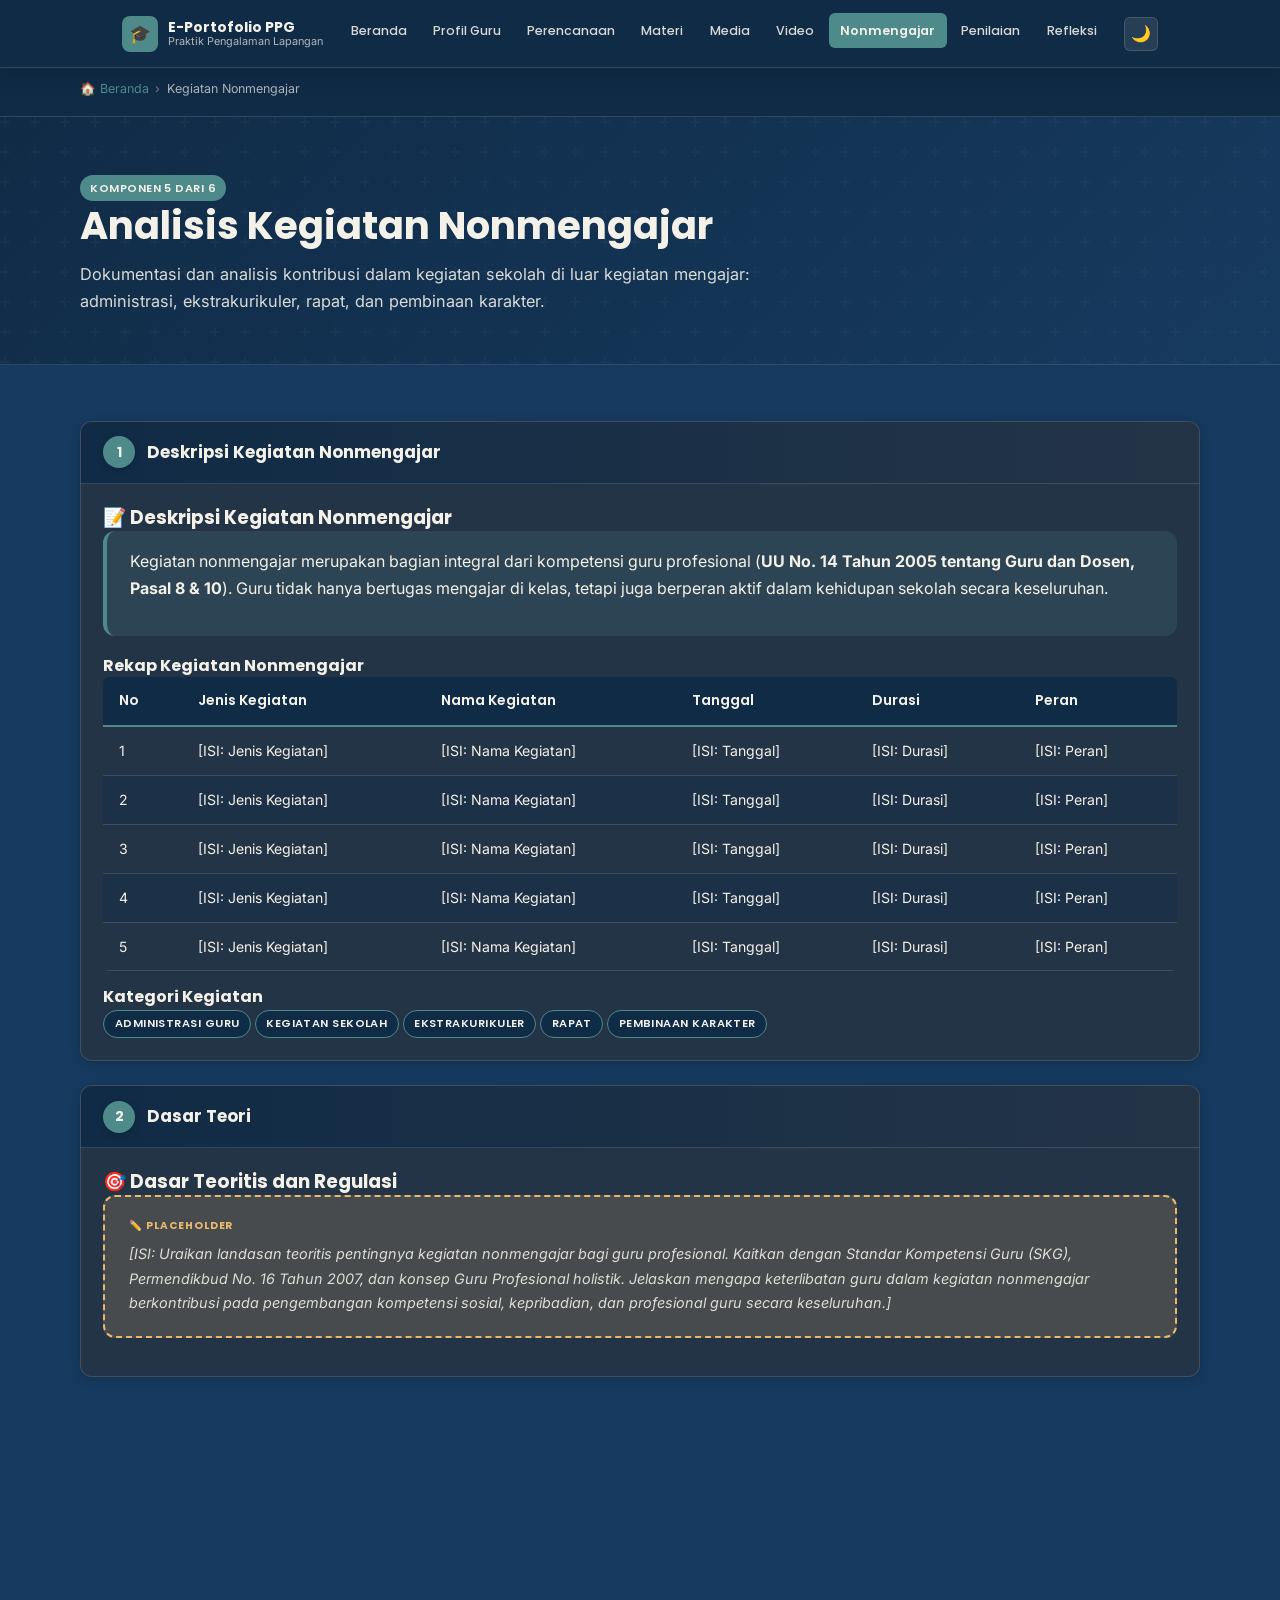
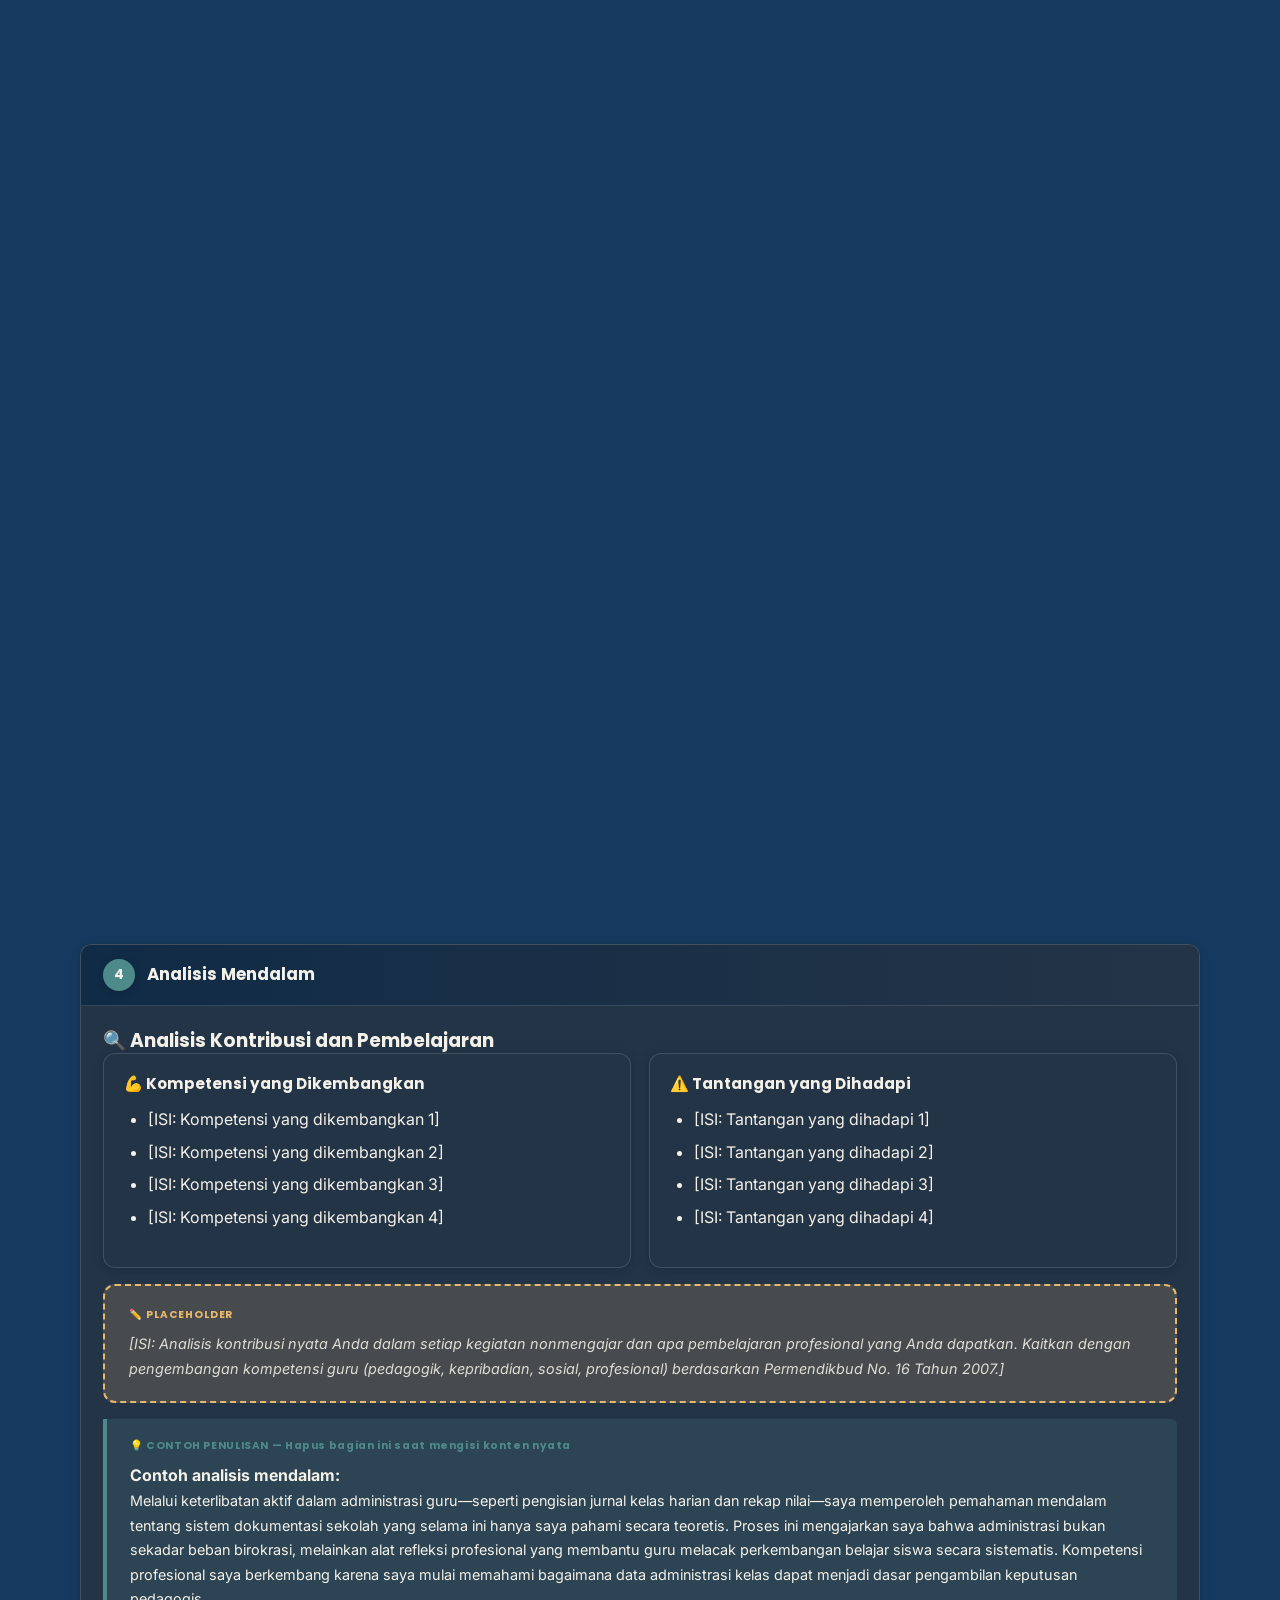
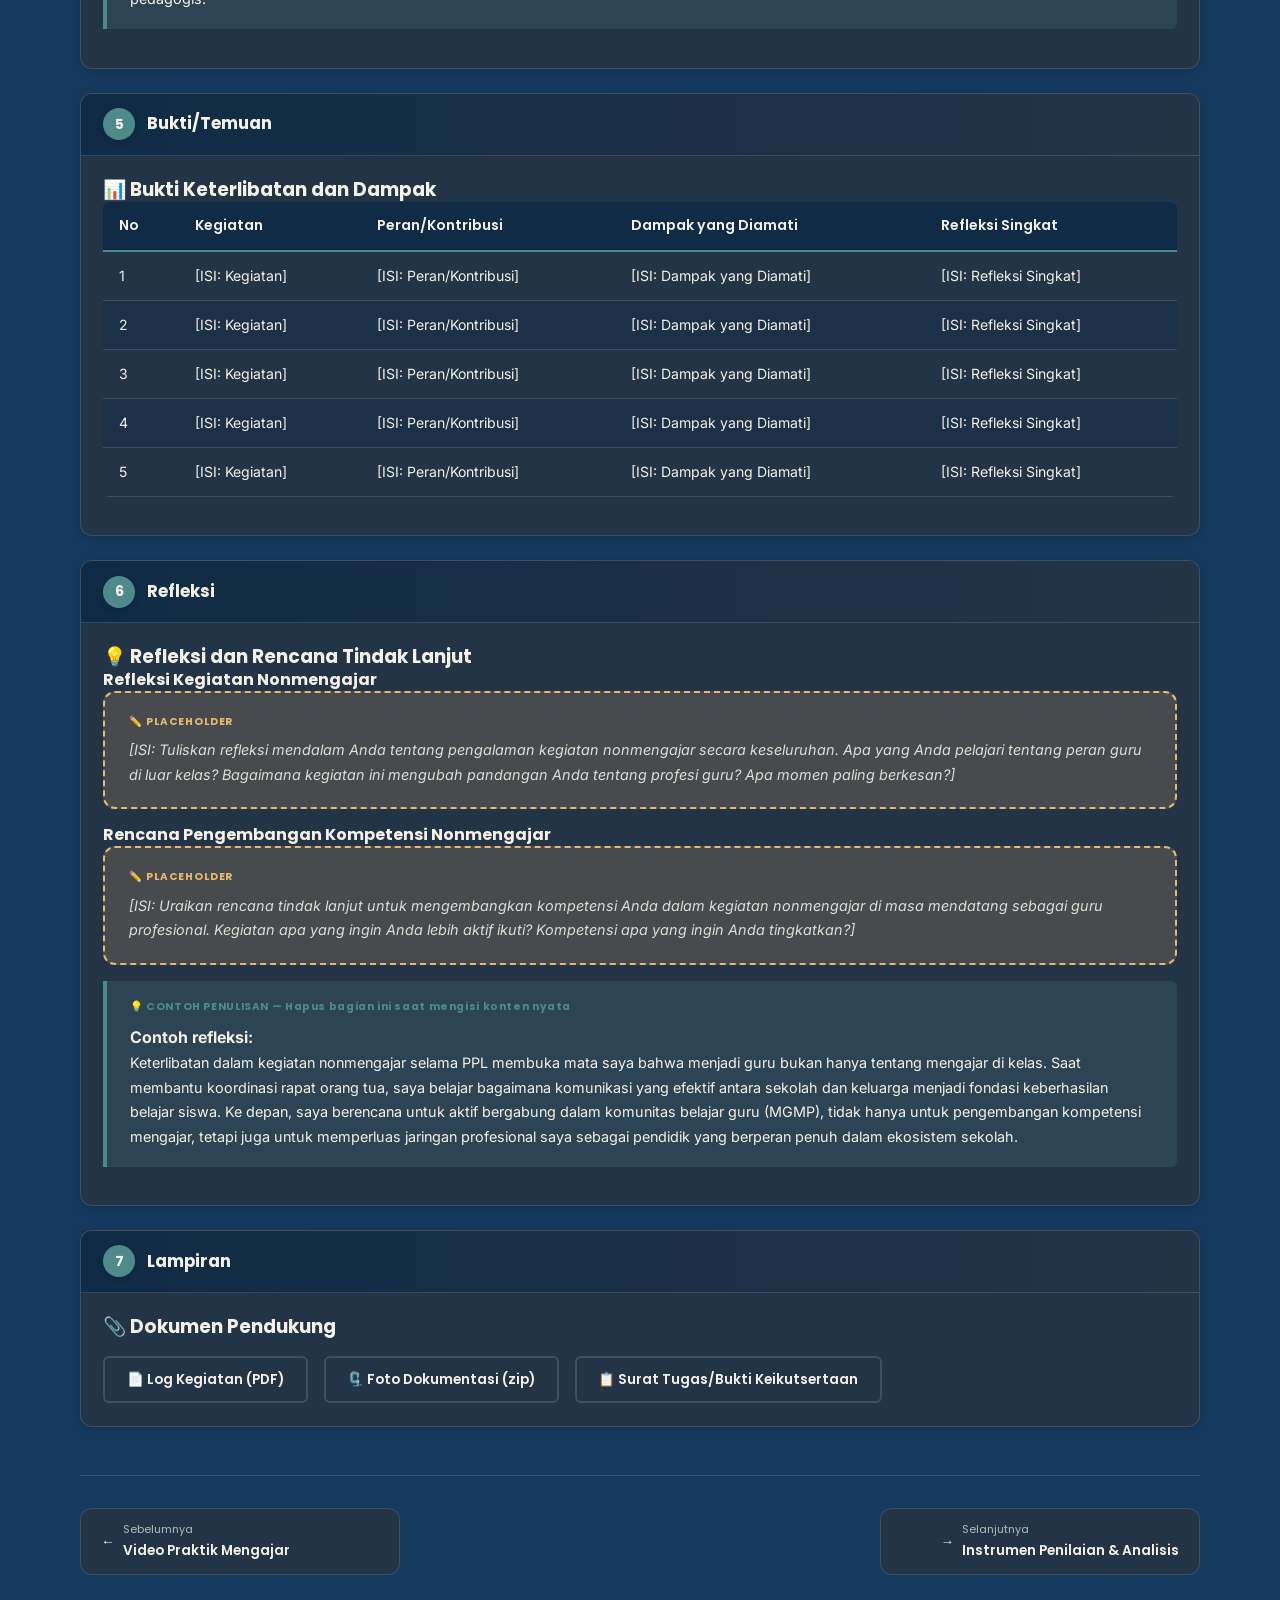
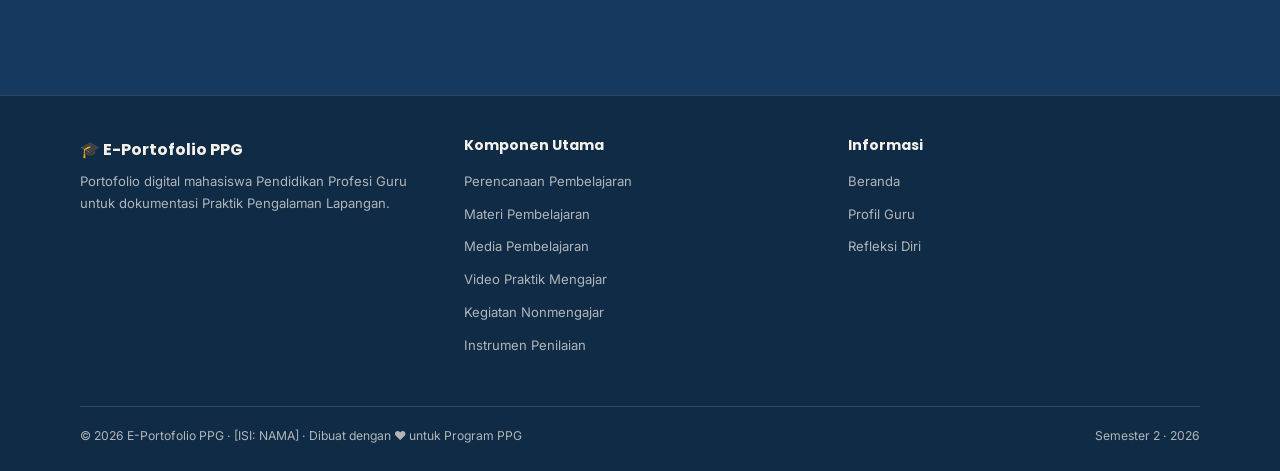
<file: nonmengajar.html>
<!DOCTYPE html>
<html lang="id">
<head>
  <meta charset="UTF-8" />
  <meta name="viewport" content="width=device-width, initial-scale=1.0" />
  <title>Kegiatan Nonmengajar – E-Portofolio PPG</title>
  <meta name="description" content="Komponen 5: Dokumentasi dan analisis kontribusi dalam kegiatan sekolah di luar kegiatan mengajar." />
  <link rel="stylesheet" href="assets/css/style.css" />
  <style>#reading-progress{position:fixed;top:0;left:0;height:3px;width:0;background:var(--color-accent);z-index:2000;transition:width .1s;}</style>
</head>
<body>
<div id="reading-progress" role="progressbar" aria-label="Progress membaca"></div>

<!-- ===== NAVBAR ===== -->
<nav class="navbar" role="navigation" aria-label="Navigasi utama">
  <div class="container">
    <a href="index.html" class="nav-brand" aria-label="Beranda E-Portofolio PPG">
      <div class="nav-brand-icon" aria-hidden="true">🎓</div>
      <div class="nav-brand-text">
        <span class="nav-brand-title">E-Portofolio PPG</span>
        <span class="nav-brand-sub">Praktik Pengalaman Lapangan</span>
      </div>
    </a>
    <ul class="nav-menu" id="nav-menu" role="menubar">
      <li role="none"><a href="index.html" role="menuitem">Beranda</a></li>
      <li role="none"><a href="profil.html" role="menuitem">Profil Guru</a></li>
      <li role="none"><a href="perencanaan.html" role="menuitem">Perencanaan</a></li>
      <li role="none"><a href="materi.html" role="menuitem">Materi</a></li>
      <li role="none"><a href="media.html" role="menuitem">Media</a></li>
      <li role="none"><a href="video.html" role="menuitem">Video</a></li>
      <li role="none"><a href="nonmengajar.html" role="menuitem" aria-current="page" class="active">Nonmengajar</a></li>
      <li role="none"><a href="penilaian.html" role="menuitem">Penilaian</a></li>
      <li role="none"><a href="refleksi.html" role="menuitem">Refleksi</a></li>
    </ul>
    <div class="nav-actions">
      <button id="dark-toggle" class="btn-dark-toggle" aria-label="Ganti tema gelap/terang" title="Ganti tema">🌙</button>
      <button id="hamburger" class="hamburger" aria-label="Buka/tutup menu" aria-expanded="false" aria-controls="nav-menu">☰</button>
    </div>
  </div>
</nav>

<!-- ===== BREADCRUMB ===== -->
<nav class="breadcrumb" aria-label="Breadcrumb">
  <div class="container">
    <ol>
      <li><a href="index.html">🏠 Beranda</a></li>
      <li aria-current="page">Kegiatan Nonmengajar</li>
    </ol>
  </div>
</nav>

<!-- ===== PAGE HERO ===== -->
<header class="page-hero">
  <div class="container">
    <div class="badge">Komponen 5 dari 6</div>
    <h1>Analisis Kegiatan Nonmengajar</h1>
    <p class="page-hero-subtitle">Dokumentasi dan analisis kontribusi dalam kegiatan sekolah di luar kegiatan mengajar: administrasi, ekstrakurikuler, rapat, dan pembinaan karakter.</p>
  </div>
</header>

<!-- ===== MAIN CONTENT ===== -->
<main id="main-content">
  <section class="section">
    <div class="container">

      <!-- ====== STEP 1 – Deskripsi Kegiatan Nonmengajar ====== -->
      <div class="analysis-step fade-in">
        <div class="analysis-step-header">
          <div class="step-number">1</div>
          <h2>Deskripsi Kegiatan Nonmengajar</h2>
        </div>
        <div class="analysis-step-body">
          <h3>📝 Deskripsi Kegiatan Nonmengajar</h3>

          <div class="info-box info">
            <p>Kegiatan nonmengajar merupakan bagian integral dari kompetensi guru profesional (<strong>UU No. 14 Tahun 2005 tentang Guru dan Dosen, Pasal 8 &amp; 10</strong>). Guru tidak hanya bertugas mengajar di kelas, tetapi juga berperan aktif dalam kehidupan sekolah secara keseluruhan.</p>
          </div>

          <h4>Rekap Kegiatan Nonmengajar</h4>
          <div class="table-wrap">
            <table>
              <caption class="sr-only">Tabel Rekap Kegiatan Nonmengajar</caption>
              <thead>
                <tr>
                  <th>No</th>
                  <th>Jenis Kegiatan</th>
                  <th>Nama Kegiatan</th>
                  <th>Tanggal</th>
                  <th>Durasi</th>
                  <th>Peran</th>
                </tr>
              </thead>
              <tbody>
                <tr><td>1</td><td>[ISI: Jenis Kegiatan]</td><td>[ISI: Nama Kegiatan]</td><td>[ISI: Tanggal]</td><td>[ISI: Durasi]</td><td>[ISI: Peran]</td></tr>
                <tr><td>2</td><td>[ISI: Jenis Kegiatan]</td><td>[ISI: Nama Kegiatan]</td><td>[ISI: Tanggal]</td><td>[ISI: Durasi]</td><td>[ISI: Peran]</td></tr>
                <tr><td>3</td><td>[ISI: Jenis Kegiatan]</td><td>[ISI: Nama Kegiatan]</td><td>[ISI: Tanggal]</td><td>[ISI: Durasi]</td><td>[ISI: Peran]</td></tr>
                <tr><td>4</td><td>[ISI: Jenis Kegiatan]</td><td>[ISI: Nama Kegiatan]</td><td>[ISI: Tanggal]</td><td>[ISI: Durasi]</td><td>[ISI: Peran]</td></tr>
                <tr><td>5</td><td>[ISI: Jenis Kegiatan]</td><td>[ISI: Nama Kegiatan]</td><td>[ISI: Tanggal]</td><td>[ISI: Durasi]</td><td>[ISI: Peran]</td></tr>
              </tbody>
            </table>
          </div>

          <h4>Kategori Kegiatan</h4>
          <div>
            <span class="badge badge-blue">Administrasi Guru</span>
            <span class="badge badge-blue">Kegiatan Sekolah</span>
            <span class="badge badge-blue">Ekstrakurikuler</span>
            <span class="badge badge-blue">Rapat</span>
            <span class="badge badge-blue">Pembinaan Karakter</span>
          </div>
        </div>
      </div>

      <!-- ====== STEP 2 – Dasar Teori ====== -->
      <div class="analysis-step fade-in">
        <div class="analysis-step-header">
          <div class="step-number">2</div>
          <h2>Dasar Teori</h2>
        </div>
        <div class="analysis-step-body">
          <h3>🎯 Dasar Teoritis dan Regulasi</h3>
          <div class="placeholder-box">
            <p>[ISI: Uraikan landasan teoritis pentingnya kegiatan nonmengajar bagi guru profesional. Kaitkan dengan Standar Kompetensi Guru (SKG), Permendikbud No. 16 Tahun 2007, dan konsep Guru Profesional holistik. Jelaskan mengapa keterlibatan guru dalam kegiatan nonmengajar berkontribusi pada pengembangan kompetensi sosial, kepribadian, dan profesional guru secara keseluruhan.]</p>
          </div>
        </div>
      </div>

      <!-- ====== STEP 3 – Dokumentasi Kegiatan ====== -->
      <div class="analysis-step fade-in">
        <div class="analysis-step-header">
          <div class="step-number">3</div>
          <h2>Dokumentasi Kegiatan</h2>
        </div>
        <div class="analysis-step-body">
          <h3>📸 Dokumentasi Kegiatan</h3>

          <!-- a) Administrasi Guru -->
          <div class="analysis-step" style="margin-bottom:1.5rem;">
            <div class="analysis-step-header">
              <div class="step-number">📋</div>
              <h3>a) Administrasi Guru</h3>
            </div>
            <div class="analysis-step-body">
              <div class="placeholder-box">
                <p>[ISI: Deskripsikan kegiatan administrasi guru yang Anda lakukan, seperti pengisian jurnal mengajar, absensi siswa, pengisian buku nilai, dll.]</p>
              </div>
              <div class="gallery">
                <div class="gallery-item">📋 [ISI: Foto/Dokumen Administrasi 1]</div>
                <div class="gallery-item">📋 [ISI: Foto/Dokumen Administrasi 2]</div>
              </div>
            </div>
          </div>

          <!-- b) Kegiatan Sekolah -->
          <div class="analysis-step" style="margin-bottom:1.5rem;">
            <div class="analysis-step-header">
              <div class="step-number">🏫</div>
              <h3>b) Kegiatan Sekolah</h3>
            </div>
            <div class="analysis-step-body">
              <div class="placeholder-box">
                <p>[ISI: Deskripsikan kegiatan sekolah yang Anda ikuti, seperti upacara bendera, peringatan hari besar, kegiatan MPLS, pameran karya siswa, dll.]</p>
              </div>
              <div class="gallery">
                <div class="gallery-item">🏫 [ISI: Foto Kegiatan Sekolah 1]</div>
                <div class="gallery-item">🏫 [ISI: Foto Kegiatan Sekolah 2]</div>
              </div>
            </div>
          </div>

          <!-- c) Ekstrakurikuler -->
          <div class="analysis-step" style="margin-bottom:1.5rem;">
            <div class="analysis-step-header">
              <div class="step-number">⚽</div>
              <h3>c) Ekstrakurikuler</h3>
            </div>
            <div class="analysis-step-body">
              <div class="placeholder-box">
                <p>[ISI: Deskripsikan keterlibatan Anda dalam kegiatan ekstrakurikuler sekolah, seperti pembinaan pramuka, olahraga, seni, dsb. Jelaskan peran dan kontribusi Anda.]</p>
              </div>
              <div class="gallery">
                <div class="gallery-item">⚽ [ISI: Foto Ekstrakurikuler 1]</div>
                <div class="gallery-item">⚽ [ISI: Foto Ekstrakurikuler 2]</div>
              </div>
            </div>
          </div>

          <!-- d) Rapat/Koordinasi -->
          <div class="analysis-step" style="margin-bottom:1.5rem;">
            <div class="analysis-step-header">
              <div class="step-number">💬</div>
              <h3>d) Rapat/Koordinasi</h3>
            </div>
            <div class="analysis-step-body">
              <div class="placeholder-box">
                <p>[ISI: Deskripsikan rapat-rapat yang Anda ikuti selama PPL, seperti rapat guru, rapat koordinasi dengan guru pamong, briefing mingguan, dll.]</p>
              </div>
              <div class="gallery">
                <div class="gallery-item">💬 [ISI: Foto Rapat/Koordinasi 1]</div>
                <div class="gallery-item">💬 [ISI: Foto Rapat/Koordinasi 2]</div>
              </div>
            </div>
          </div>

          <!-- e) Pembinaan Karakter -->
          <div class="analysis-step" style="margin-bottom:1.5rem;">
            <div class="analysis-step-header">
              <div class="step-number">❤️</div>
              <h3>e) Pembinaan Karakter</h3>
            </div>
            <div class="analysis-step-body">
              <div class="placeholder-box">
                <p>[ISI: Deskripsikan kegiatan pembinaan karakter yang Anda ikuti atau fasilitasi, seperti bimbingan moral, pembiasaan salam, kegiatan keagamaan, dll.]</p>
              </div>
              <div class="gallery">
                <div class="gallery-item">❤️ [ISI: Foto Pembinaan Karakter 1]</div>
                <div class="gallery-item">❤️ [ISI: Foto Pembinaan Karakter 2]</div>
              </div>
            </div>
          </div>

        </div>
      </div>

      <!-- ====== STEP 4 – Analisis Mendalam ====== -->
      <div class="analysis-step fade-in">
        <div class="analysis-step-header">
          <div class="step-number">4</div>
          <h2>Analisis Mendalam</h2>
        </div>
        <div class="analysis-step-body">
          <h3>🔍 Analisis Kontribusi dan Pembelajaran</h3>

          <div class="strength-grid">
            <div class="strength-box">
              <h4>💪 Kompetensi yang Dikembangkan</h4>
              <ul>
                <li>[ISI: Kompetensi yang dikembangkan 1]</li>
                <li>[ISI: Kompetensi yang dikembangkan 2]</li>
                <li>[ISI: Kompetensi yang dikembangkan 3]</li>
                <li>[ISI: Kompetensi yang dikembangkan 4]</li>
              </ul>
            </div>
            <div class="strength-box">
              <h4>⚠️ Tantangan yang Dihadapi</h4>
              <ul>
                <li>[ISI: Tantangan yang dihadapi 1]</li>
                <li>[ISI: Tantangan yang dihadapi 2]</li>
                <li>[ISI: Tantangan yang dihadapi 3]</li>
                <li>[ISI: Tantangan yang dihadapi 4]</li>
              </ul>
            </div>
          </div>

          <div class="placeholder-box">
            <p>[ISI: Analisis kontribusi nyata Anda dalam setiap kegiatan nonmengajar dan apa pembelajaran profesional yang Anda dapatkan. Kaitkan dengan pengembangan kompetensi guru (pedagogik, kepribadian, sosial, profesional) berdasarkan Permendikbud No. 16 Tahun 2007.]</p>
          </div>

          <div class="example-box">
            <strong>Contoh analisis mendalam:</strong>
            <p>Melalui keterlibatan aktif dalam administrasi guru—seperti pengisian jurnal kelas harian dan rekap nilai—saya memperoleh pemahaman mendalam tentang sistem dokumentasi sekolah yang selama ini hanya saya pahami secara teoretis. Proses ini mengajarkan saya bahwa administrasi bukan sekadar beban birokrasi, melainkan alat refleksi profesional yang membantu guru melacak perkembangan belajar siswa secara sistematis. Kompetensi profesional saya berkembang karena saya mulai memahami bagaimana data administrasi kelas dapat menjadi dasar pengambilan keputusan pedagogis.</p>
          </div>
        </div>
      </div>

      <!-- ====== STEP 5 – Bukti/Temuan ====== -->
      <div class="analysis-step fade-in">
        <div class="analysis-step-header">
          <div class="step-number">5</div>
          <h2>Bukti/Temuan</h2>
        </div>
        <div class="analysis-step-body">
          <h3>📊 Bukti Keterlibatan dan Dampak</h3>
          <div class="table-wrap">
            <table>
              <caption class="sr-only">Tabel Bukti Keterlibatan dan Dampak</caption>
              <thead>
                <tr>
                  <th>No</th>
                  <th>Kegiatan</th>
                  <th>Peran/Kontribusi</th>
                  <th>Dampak yang Diamati</th>
                  <th>Refleksi Singkat</th>
                </tr>
              </thead>
              <tbody>
                <tr>
                  <td>1</td>
                  <td>[ISI: Kegiatan]</td>
                  <td>[ISI: Peran/Kontribusi]</td>
                  <td>[ISI: Dampak yang Diamati]</td>
                  <td>[ISI: Refleksi Singkat]</td>
                </tr>
                <tr>
                  <td>2</td>
                  <td>[ISI: Kegiatan]</td>
                  <td>[ISI: Peran/Kontribusi]</td>
                  <td>[ISI: Dampak yang Diamati]</td>
                  <td>[ISI: Refleksi Singkat]</td>
                </tr>
                <tr>
                  <td>3</td>
                  <td>[ISI: Kegiatan]</td>
                  <td>[ISI: Peran/Kontribusi]</td>
                  <td>[ISI: Dampak yang Diamati]</td>
                  <td>[ISI: Refleksi Singkat]</td>
                </tr>
                <tr>
                  <td>4</td>
                  <td>[ISI: Kegiatan]</td>
                  <td>[ISI: Peran/Kontribusi]</td>
                  <td>[ISI: Dampak yang Diamati]</td>
                  <td>[ISI: Refleksi Singkat]</td>
                </tr>
                <tr>
                  <td>5</td>
                  <td>[ISI: Kegiatan]</td>
                  <td>[ISI: Peran/Kontribusi]</td>
                  <td>[ISI: Dampak yang Diamati]</td>
                  <td>[ISI: Refleksi Singkat]</td>
                </tr>
              </tbody>
            </table>
          </div>
        </div>
      </div>

      <!-- ====== STEP 6 – Refleksi ====== -->
      <div class="analysis-step fade-in">
        <div class="analysis-step-header">
          <div class="step-number">6</div>
          <h2>Refleksi</h2>
        </div>
        <div class="analysis-step-body">
          <h3>💡 Refleksi dan Rencana Tindak Lanjut</h3>

          <h4>Refleksi Kegiatan Nonmengajar</h4>
          <div class="placeholder-box">
            <p>[ISI: Tuliskan refleksi mendalam Anda tentang pengalaman kegiatan nonmengajar secara keseluruhan. Apa yang Anda pelajari tentang peran guru di luar kelas? Bagaimana kegiatan ini mengubah pandangan Anda tentang profesi guru? Apa momen paling berkesan?]</p>
          </div>

          <h4>Rencana Pengembangan Kompetensi Nonmengajar</h4>
          <div class="placeholder-box">
            <p>[ISI: Uraikan rencana tindak lanjut untuk mengembangkan kompetensi Anda dalam kegiatan nonmengajar di masa mendatang sebagai guru profesional. Kegiatan apa yang ingin Anda lebih aktif ikuti? Kompetensi apa yang ingin Anda tingkatkan?]</p>
          </div>

          <div class="example-box">
            <strong>Contoh refleksi:</strong>
            <p>Keterlibatan dalam kegiatan nonmengajar selama PPL membuka mata saya bahwa menjadi guru bukan hanya tentang mengajar di kelas. Saat membantu koordinasi rapat orang tua, saya belajar bagaimana komunikasi yang efektif antara sekolah dan keluarga menjadi fondasi keberhasilan belajar siswa. Ke depan, saya berencana untuk aktif bergabung dalam komunitas belajar guru (MGMP), tidak hanya untuk pengembangan kompetensi mengajar, tetapi juga untuk memperluas jaringan profesional saya sebagai pendidik yang berperan penuh dalam ekosistem sekolah.</p>
          </div>
        </div>
      </div>

      <!-- ====== STEP 7 – Lampiran ====== -->
      <div class="analysis-step fade-in">
        <div class="analysis-step-header">
          <div class="step-number">7</div>
          <h2>Lampiran</h2>
        </div>
        <div class="analysis-step-body">
          <h3>📎 Dokumen Pendukung</h3>
          <div style="display:flex;flex-wrap:wrap;gap:1rem;margin-top:1rem;">
            <a href="#" class="btn btn-outline" download>
              📄 Log Kegiatan (PDF)
            </a>
            <a href="#" class="btn btn-outline" download>
              🗜️ Foto Dokumentasi (zip)
            </a>
            <a href="#" class="btn btn-outline" download>
              📋 Surat Tugas/Bukti Keikutsertaan
            </a>
          </div>
        </div>
      </div>

      <!-- ===== PREV/NEXT NAV ===== -->
      <nav class="page-nav" aria-label="Navigasi halaman">
        <a href="video.html" class="nav-prev">
          <span>←</span>
          <span><span class="nav-label">Sebelumnya</span>Video Praktik Mengajar</span>
        </a>
        <a href="penilaian.html" class="nav-next">
          <span><span class="nav-label">Selanjutnya</span>Instrumen Penilaian &amp; Analisis</span>
          <span>→</span>
        </a>
      </nav>

    </div>
  </section>
</main>

<!-- ===== FOOTER ===== -->
<footer class="footer" role="contentinfo">
  <div class="container">
    <div class="footer-grid">
      <div class="footer-brand">
        <div class="nav-brand-title">🎓 E-Portofolio PPG</div>
        <p>Portofolio digital mahasiswa Pendidikan Profesi Guru untuk dokumentasi Praktik Pengalaman Lapangan.</p>
      </div>
      <div class="footer-col">
        <h4>Komponen Utama</h4>
        <ul>
          <li><a href="perencanaan.html">Perencanaan Pembelajaran</a></li>
          <li><a href="materi.html">Materi Pembelajaran</a></li>
          <li><a href="media.html">Media Pembelajaran</a></li>
          <li><a href="video.html">Video Praktik Mengajar</a></li>
          <li><a href="nonmengajar.html">Kegiatan Nonmengajar</a></li>
          <li><a href="penilaian.html">Instrumen Penilaian</a></li>
        </ul>
      </div>
      <div class="footer-col">
        <h4>Informasi</h4>
        <ul>
          <li><a href="index.html">Beranda</a></li>
          <li><a href="profil.html">Profil Guru</a></li>
          <li><a href="refleksi.html">Refleksi Diri</a></li>
        </ul>
      </div>
    </div>
    <div class="footer-bottom">
      <span>© <span id="current-year"></span> E-Portofolio PPG · [ISI: NAMA] · Dibuat dengan ❤️ untuk Program PPG</span>
      <span>Semester 2 · 2026</span>
    </div>
  </div>
</footer>

<button id="back-to-top" aria-label="Kembali ke atas">↑</button>
<script src="assets/js/main.js"></script>
</body>
</html>
</file>
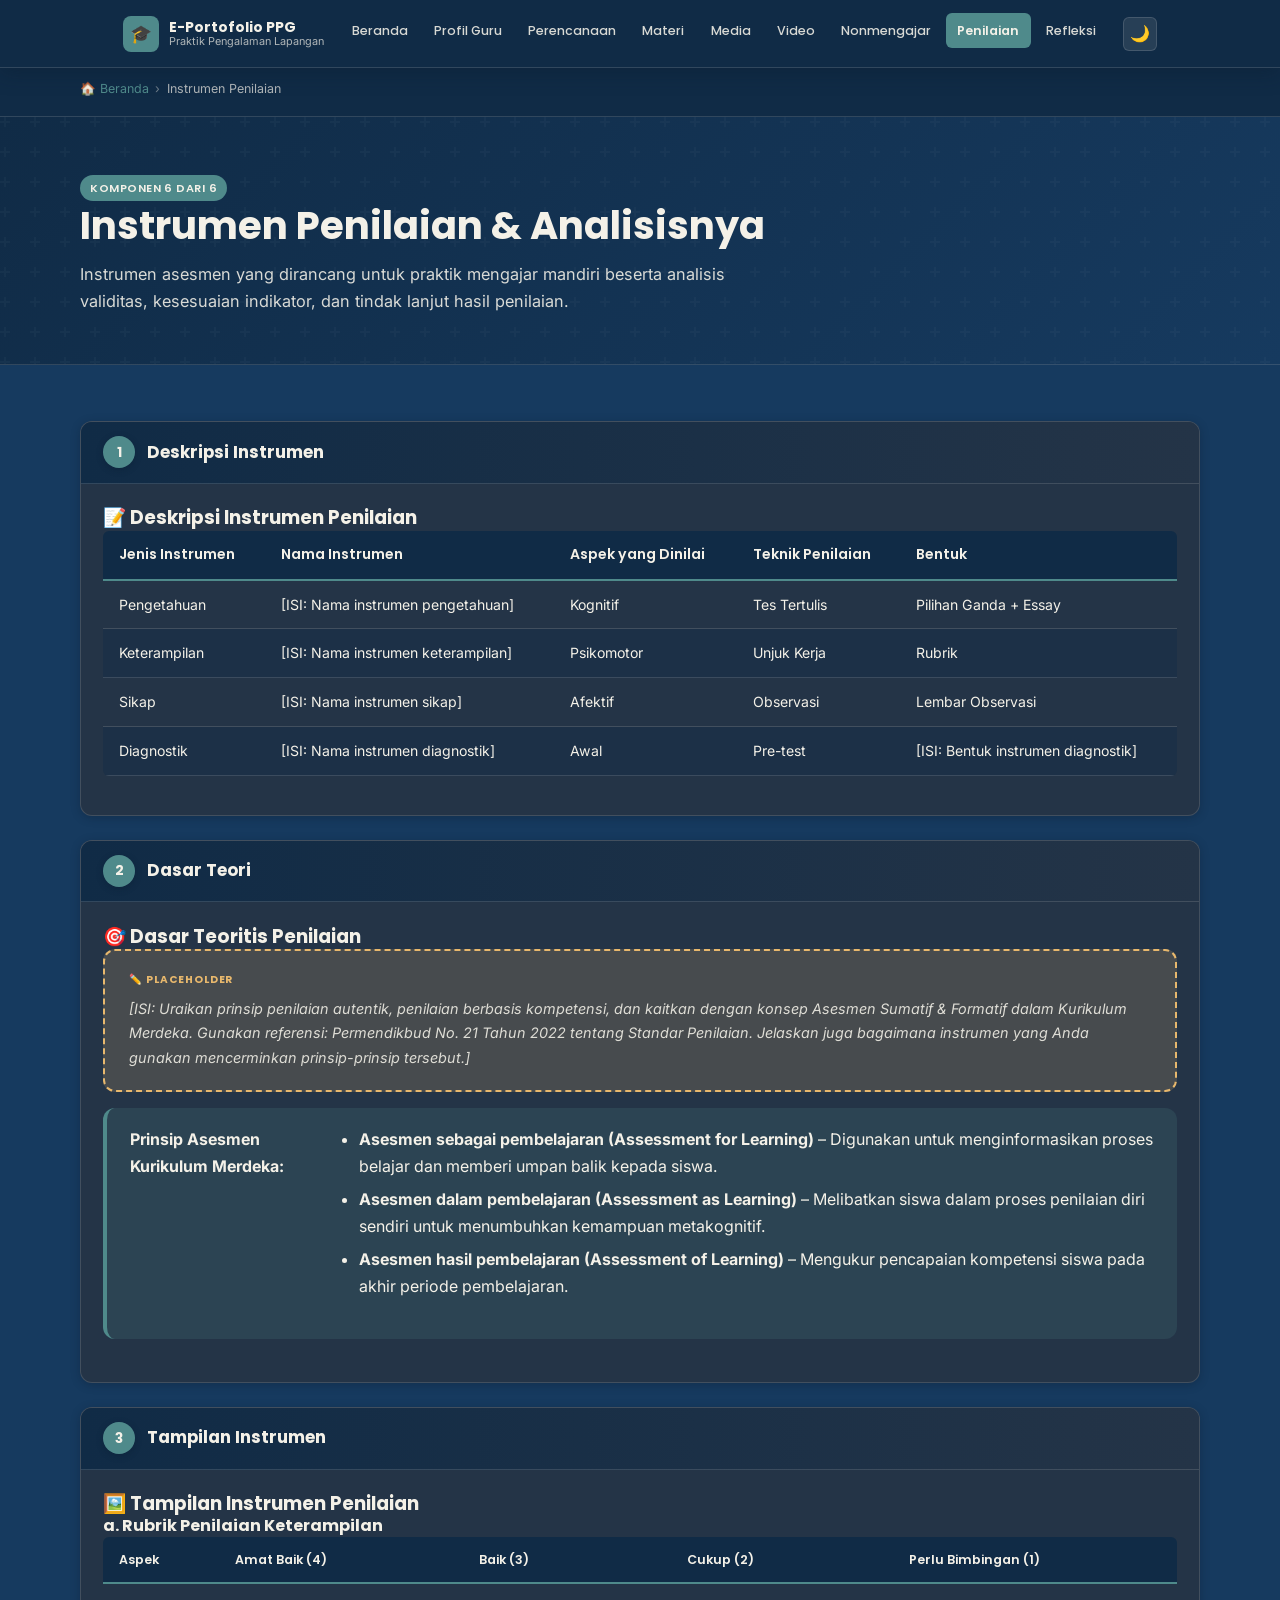
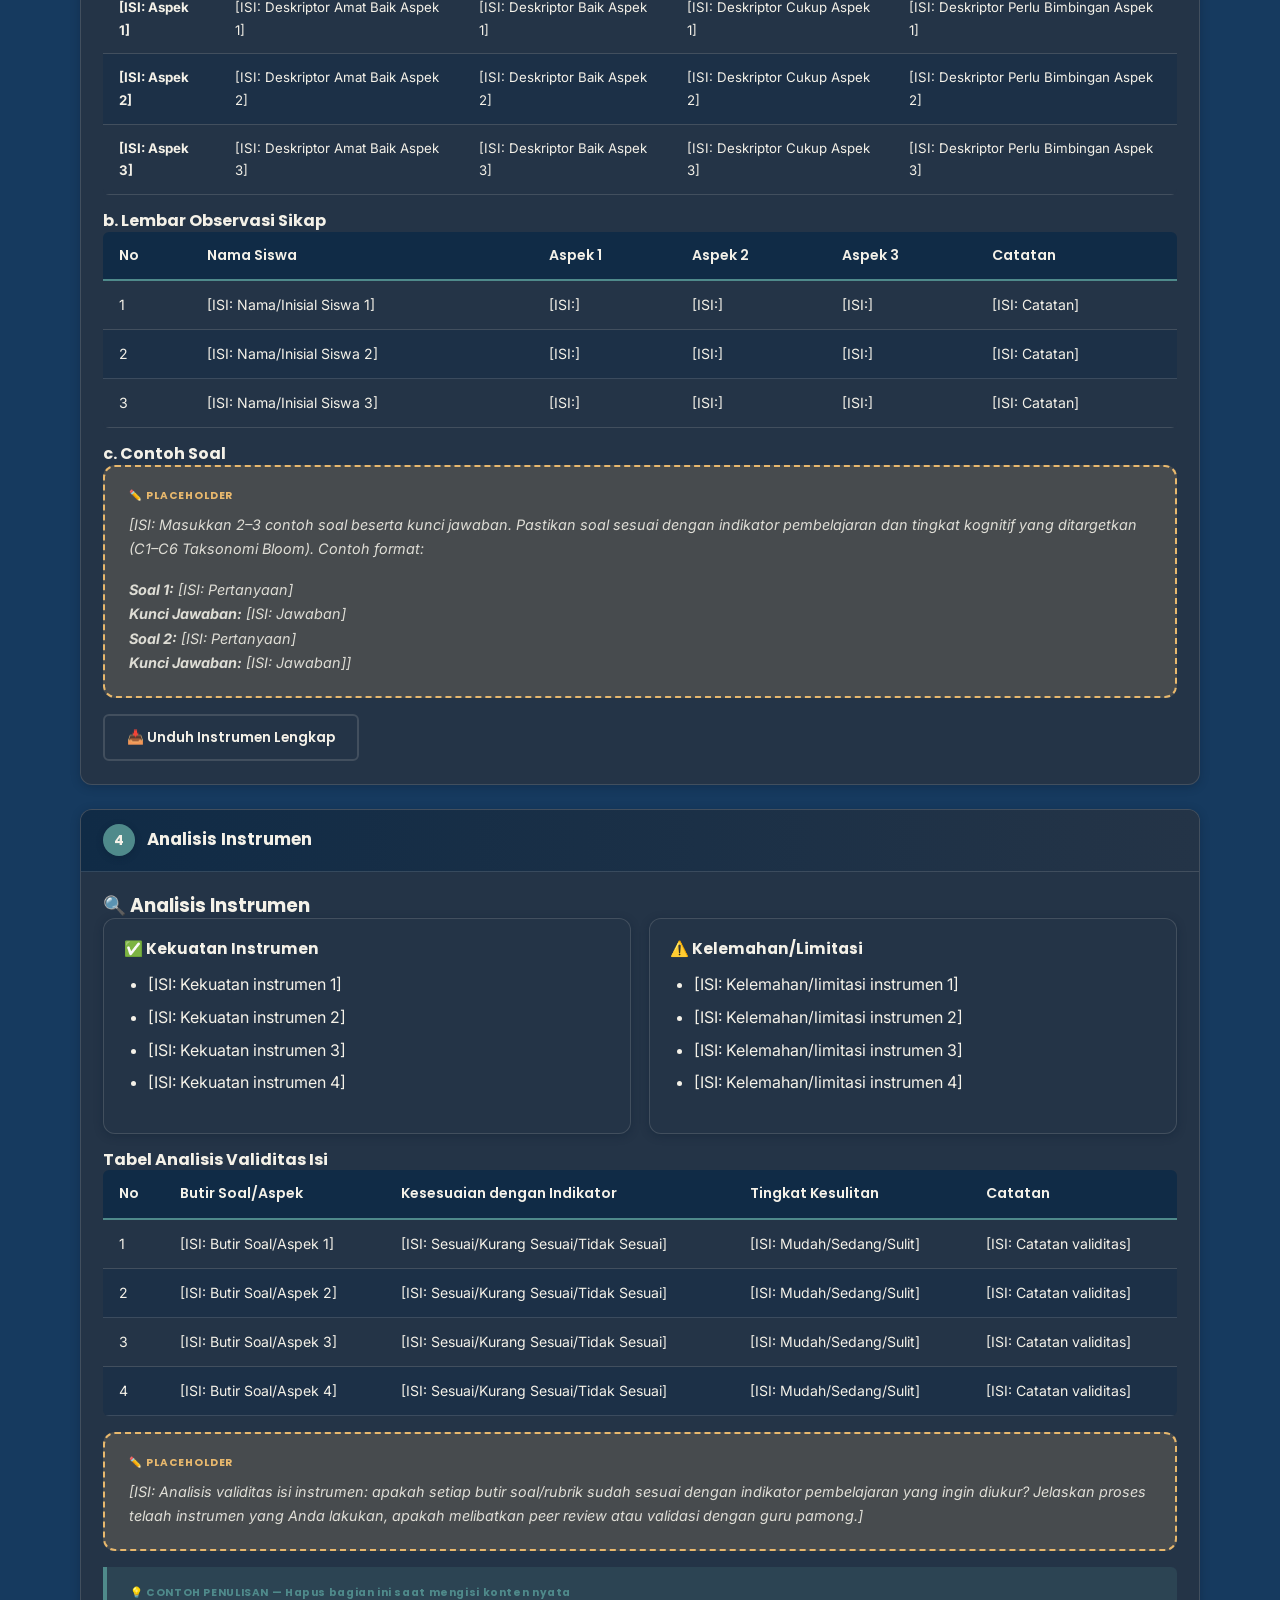
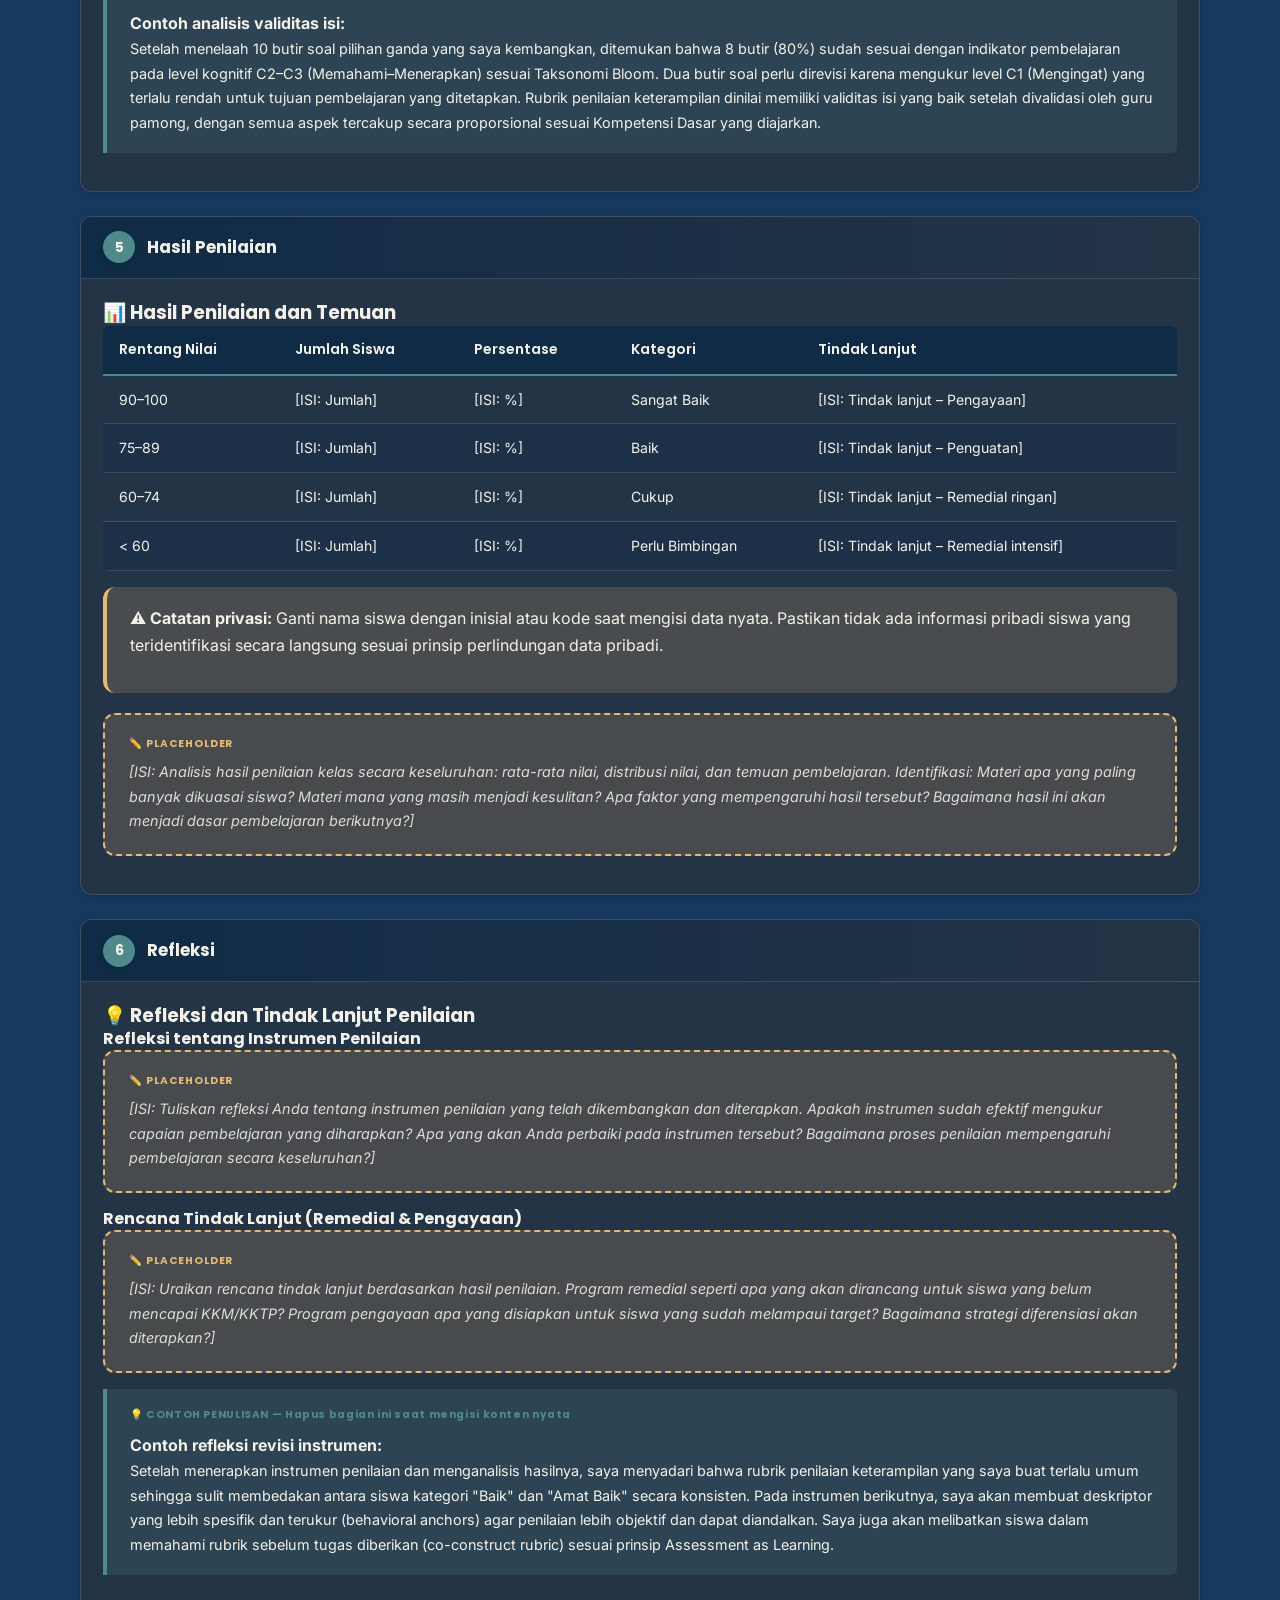
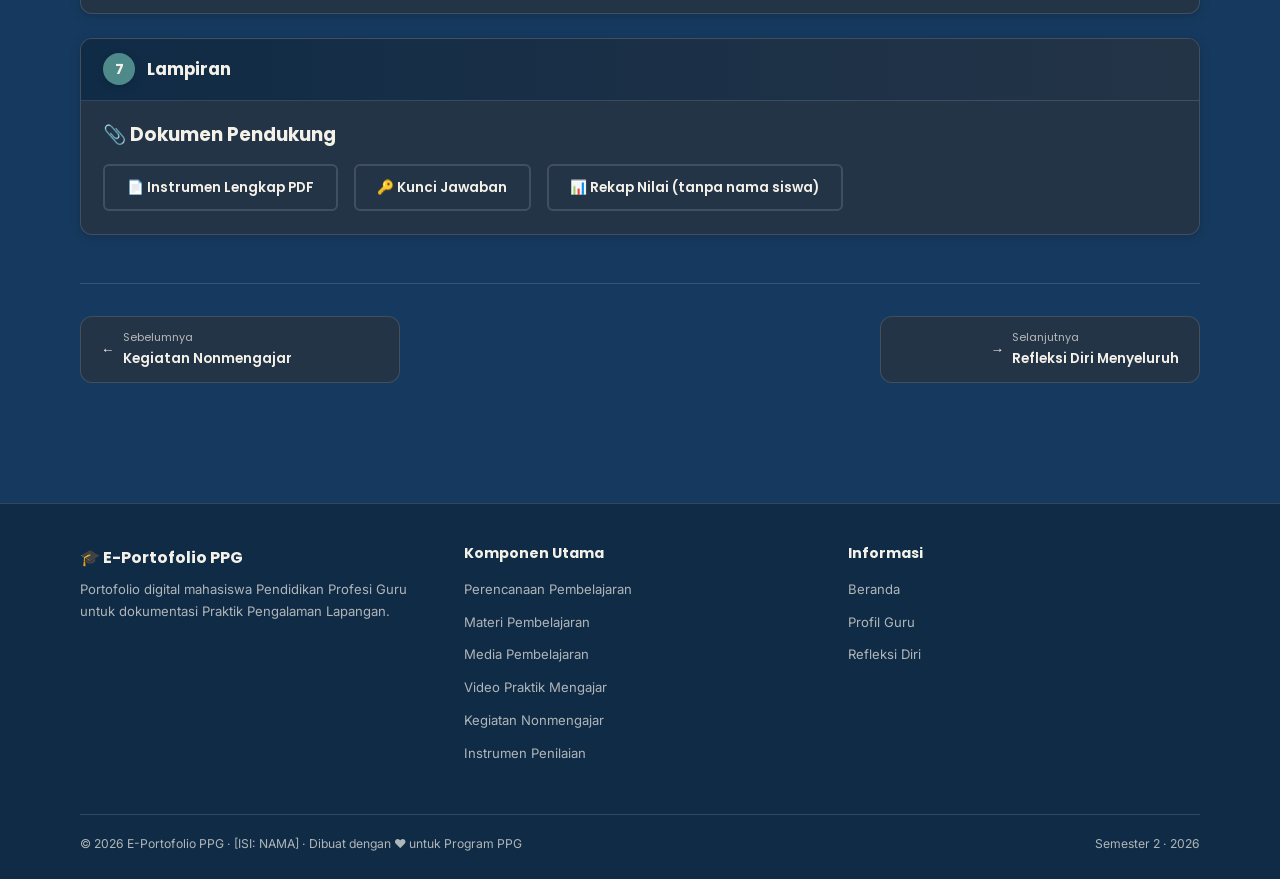
<file: penilaian.html>
<!DOCTYPE html>
<html lang="id">
<head>
  <meta charset="UTF-8" />
  <meta name="viewport" content="width=device-width, initial-scale=1.0" />
  <title>Instrumen Penilaian – E-Portofolio PPG</title>
  <meta name="description" content="Komponen 6: Instrumen asesmen yang dirancang untuk praktik mengajar mandiri beserta analisis validitas, kesesuaian indikator, dan tindak lanjut hasil penilaian." />
  <link rel="stylesheet" href="assets/css/style.css" />
  <style>#reading-progress{position:fixed;top:0;left:0;height:3px;width:0;background:var(--color-accent);z-index:2000;transition:width .1s;}</style>
</head>
<body>
<div id="reading-progress" role="progressbar" aria-label="Progress membaca"></div>

<!-- ===== NAVBAR ===== -->
<nav class="navbar" role="navigation" aria-label="Navigasi utama">
  <div class="container">
    <a href="index.html" class="nav-brand" aria-label="Beranda E-Portofolio PPG">
      <div class="nav-brand-icon" aria-hidden="true">🎓</div>
      <div class="nav-brand-text">
        <span class="nav-brand-title">E-Portofolio PPG</span>
        <span class="nav-brand-sub">Praktik Pengalaman Lapangan</span>
      </div>
    </a>
    <ul class="nav-menu" id="nav-menu" role="menubar">
      <li role="none"><a href="index.html" role="menuitem">Beranda</a></li>
      <li role="none"><a href="profil.html" role="menuitem">Profil Guru</a></li>
      <li role="none"><a href="perencanaan.html" role="menuitem">Perencanaan</a></li>
      <li role="none"><a href="materi.html" role="menuitem">Materi</a></li>
      <li role="none"><a href="media.html" role="menuitem">Media</a></li>
      <li role="none"><a href="video.html" role="menuitem">Video</a></li>
      <li role="none"><a href="nonmengajar.html" role="menuitem">Nonmengajar</a></li>
      <li role="none"><a href="penilaian.html" role="menuitem" aria-current="page" class="active">Penilaian</a></li>
      <li role="none"><a href="refleksi.html" role="menuitem">Refleksi</a></li>
    </ul>
    <div class="nav-actions">
      <button id="dark-toggle" class="btn-dark-toggle" aria-label="Ganti tema gelap/terang" title="Ganti tema">🌙</button>
      <button id="hamburger" class="hamburger" aria-label="Buka/tutup menu" aria-expanded="false" aria-controls="nav-menu">☰</button>
    </div>
  </div>
</nav>

<!-- ===== BREADCRUMB ===== -->
<nav class="breadcrumb" aria-label="Breadcrumb">
  <div class="container">
    <ol>
      <li><a href="index.html">🏠 Beranda</a></li>
      <li aria-current="page">Instrumen Penilaian</li>
    </ol>
  </div>
</nav>

<!-- ===== PAGE HERO ===== -->
<header class="page-hero">
  <div class="container">
    <div class="badge">Komponen 6 dari 6</div>
    <h1>Instrumen Penilaian &amp; Analisisnya</h1>
    <p class="page-hero-subtitle">Instrumen asesmen yang dirancang untuk praktik mengajar mandiri beserta analisis validitas, kesesuaian indikator, dan tindak lanjut hasil penilaian.</p>
  </div>
</header>

<!-- ===== MAIN CONTENT ===== -->
<main id="main-content">
  <section class="section">
    <div class="container">

      <!-- ====== STEP 1 – Deskripsi Instrumen ====== -->
      <div class="analysis-step fade-in">
        <div class="analysis-step-header">
          <div class="step-number">1</div>
          <h2>Deskripsi Instrumen</h2>
        </div>
        <div class="analysis-step-body">
          <h3>📝 Deskripsi Instrumen Penilaian</h3>
          <div class="table-wrap">
            <table>
              <caption class="sr-only">Tabel Deskripsi Instrumen Penilaian</caption>
              <thead>
                <tr>
                  <th>Jenis Instrumen</th>
                  <th>Nama Instrumen</th>
                  <th>Aspek yang Dinilai</th>
                  <th>Teknik Penilaian</th>
                  <th>Bentuk</th>
                </tr>
              </thead>
              <tbody>
                <tr>
                  <td>Pengetahuan</td>
                  <td>[ISI: Nama instrumen pengetahuan]</td>
                  <td>Kognitif</td>
                  <td>Tes Tertulis</td>
                  <td>Pilihan Ganda + Essay</td>
                </tr>
                <tr>
                  <td>Keterampilan</td>
                  <td>[ISI: Nama instrumen keterampilan]</td>
                  <td>Psikomotor</td>
                  <td>Unjuk Kerja</td>
                  <td>Rubrik</td>
                </tr>
                <tr>
                  <td>Sikap</td>
                  <td>[ISI: Nama instrumen sikap]</td>
                  <td>Afektif</td>
                  <td>Observasi</td>
                  <td>Lembar Observasi</td>
                </tr>
                <tr>
                  <td>Diagnostik</td>
                  <td>[ISI: Nama instrumen diagnostik]</td>
                  <td>Awal</td>
                  <td>Pre-test</td>
                  <td>[ISI: Bentuk instrumen diagnostik]</td>
                </tr>
              </tbody>
            </table>
          </div>
        </div>
      </div>

      <!-- ====== STEP 2 – Dasar Teori ====== -->
      <div class="analysis-step fade-in">
        <div class="analysis-step-header">
          <div class="step-number">2</div>
          <h2>Dasar Teori</h2>
        </div>
        <div class="analysis-step-body">
          <h3>🎯 Dasar Teoritis Penilaian</h3>

          <div class="placeholder-box">
            <p>[ISI: Uraikan prinsip penilaian autentik, penilaian berbasis kompetensi, dan kaitkan dengan konsep Asesmen Sumatif &amp; Formatif dalam Kurikulum Merdeka. Gunakan referensi: Permendikbud No. 21 Tahun 2022 tentang Standar Penilaian. Jelaskan juga bagaimana instrumen yang Anda gunakan mencerminkan prinsip-prinsip tersebut.]</p>
          </div>

          <div class="info-box info">
            <p><strong>Prinsip Asesmen Kurikulum Merdeka:</strong></p>
            <ul>
              <li><strong>Asesmen sebagai pembelajaran (Assessment for Learning)</strong> – Digunakan untuk menginformasikan proses belajar dan memberi umpan balik kepada siswa.</li>
              <li><strong>Asesmen dalam pembelajaran (Assessment as Learning)</strong> – Melibatkan siswa dalam proses penilaian diri sendiri untuk menumbuhkan kemampuan metakognitif.</li>
              <li><strong>Asesmen hasil pembelajaran (Assessment of Learning)</strong> – Mengukur pencapaian kompetensi siswa pada akhir periode pembelajaran.</li>
            </ul>
          </div>
        </div>
      </div>

      <!-- ====== STEP 3 – Tampilan Instrumen ====== -->
      <div class="analysis-step fade-in">
        <div class="analysis-step-header">
          <div class="step-number">3</div>
          <h2>Tampilan Instrumen</h2>
        </div>
        <div class="analysis-step-body">
          <h3>🖼️ Tampilan Instrumen Penilaian</h3>

          <!-- a. Rubrik -->
          <h4>a. Rubrik Penilaian Keterampilan</h4>
          <div class="table-wrap">
            <table class="rubrik-table">
              <caption class="sr-only">Rubrik Penilaian Keterampilan</caption>
              <thead>
                <tr>
                  <th>Aspek</th>
                  <th>Amat Baik (4)</th>
                  <th>Baik (3)</th>
                  <th>Cukup (2)</th>
                  <th>Perlu Bimbingan (1)</th>
                </tr>
              </thead>
              <tbody>
                <tr>
                  <td><strong>[ISI: Aspek 1]</strong></td>
                  <td>[ISI: Deskriptor Amat Baik Aspek 1]</td>
                  <td>[ISI: Deskriptor Baik Aspek 1]</td>
                  <td>[ISI: Deskriptor Cukup Aspek 1]</td>
                  <td>[ISI: Deskriptor Perlu Bimbingan Aspek 1]</td>
                </tr>
                <tr>
                  <td><strong>[ISI: Aspek 2]</strong></td>
                  <td>[ISI: Deskriptor Amat Baik Aspek 2]</td>
                  <td>[ISI: Deskriptor Baik Aspek 2]</td>
                  <td>[ISI: Deskriptor Cukup Aspek 2]</td>
                  <td>[ISI: Deskriptor Perlu Bimbingan Aspek 2]</td>
                </tr>
                <tr>
                  <td><strong>[ISI: Aspek 3]</strong></td>
                  <td>[ISI: Deskriptor Amat Baik Aspek 3]</td>
                  <td>[ISI: Deskriptor Baik Aspek 3]</td>
                  <td>[ISI: Deskriptor Cukup Aspek 3]</td>
                  <td>[ISI: Deskriptor Perlu Bimbingan Aspek 3]</td>
                </tr>
              </tbody>
            </table>
          </div>

          <!-- b. Lembar Observasi Sikap -->
          <h4>b. Lembar Observasi Sikap</h4>
          <div class="table-wrap">
            <table>
              <caption class="sr-only">Lembar Observasi Sikap Siswa</caption>
              <thead>
                <tr>
                  <th>No</th>
                  <th>Nama Siswa</th>
                  <th>Aspek 1</th>
                  <th>Aspek 2</th>
                  <th>Aspek 3</th>
                  <th>Catatan</th>
                </tr>
              </thead>
              <tbody>
                <tr>
                  <td>1</td>
                  <td>[ISI: Nama/Inisial Siswa 1]</td>
                  <td>[ISI:]</td>
                  <td>[ISI:]</td>
                  <td>[ISI:]</td>
                  <td>[ISI: Catatan]</td>
                </tr>
                <tr>
                  <td>2</td>
                  <td>[ISI: Nama/Inisial Siswa 2]</td>
                  <td>[ISI:]</td>
                  <td>[ISI:]</td>
                  <td>[ISI:]</td>
                  <td>[ISI: Catatan]</td>
                </tr>
                <tr>
                  <td>3</td>
                  <td>[ISI: Nama/Inisial Siswa 3]</td>
                  <td>[ISI:]</td>
                  <td>[ISI:]</td>
                  <td>[ISI:]</td>
                  <td>[ISI: Catatan]</td>
                </tr>
              </tbody>
            </table>
          </div>

          <!-- c. Contoh Soal -->
          <h4>c. Contoh Soal</h4>
          <div class="placeholder-box">
            <p>[ISI: Masukkan 2–3 contoh soal beserta kunci jawaban. Pastikan soal sesuai dengan indikator pembelajaran dan tingkat kognitif yang ditargetkan (C1–C6 Taksonomi Bloom). Contoh format:</p>
            <p><strong>Soal 1:</strong> [ISI: Pertanyaan] <br><strong>Kunci Jawaban:</strong> [ISI: Jawaban] <br><strong>Soal 2:</strong> [ISI: Pertanyaan] <br><strong>Kunci Jawaban:</strong> [ISI: Jawaban]]</p>
          </div>

          <div style="margin-top:1rem;">
            <a href="#" class="btn btn-outline" download>📥 Unduh Instrumen Lengkap</a>
          </div>
        </div>
      </div>

      <!-- ====== STEP 4 – Analisis Instrumen ====== -->
      <div class="analysis-step fade-in">
        <div class="analysis-step-header">
          <div class="step-number">4</div>
          <h2>Analisis Instrumen</h2>
        </div>
        <div class="analysis-step-body">
          <h3>🔍 Analisis Instrumen</h3>

          <div class="strength-grid">
            <div class="strength-box">
              <h4>✅ Kekuatan Instrumen</h4>
              <ul>
                <li>[ISI: Kekuatan instrumen 1]</li>
                <li>[ISI: Kekuatan instrumen 2]</li>
                <li>[ISI: Kekuatan instrumen 3]</li>
                <li>[ISI: Kekuatan instrumen 4]</li>
              </ul>
            </div>
            <div class="strength-box">
              <h4>⚠️ Kelemahan/Limitasi</h4>
              <ul>
                <li>[ISI: Kelemahan/limitasi instrumen 1]</li>
                <li>[ISI: Kelemahan/limitasi instrumen 2]</li>
                <li>[ISI: Kelemahan/limitasi instrumen 3]</li>
                <li>[ISI: Kelemahan/limitasi instrumen 4]</li>
              </ul>
            </div>
          </div>

          <h4>Tabel Analisis Validitas Isi</h4>
          <div class="table-wrap">
            <table>
              <caption class="sr-only">Tabel Analisis Validitas Isi Instrumen</caption>
              <thead>
                <tr>
                  <th>No</th>
                  <th>Butir Soal/Aspek</th>
                  <th>Kesesuaian dengan Indikator</th>
                  <th>Tingkat Kesulitan</th>
                  <th>Catatan</th>
                </tr>
              </thead>
              <tbody>
                <tr>
                  <td>1</td>
                  <td>[ISI: Butir Soal/Aspek 1]</td>
                  <td>[ISI: Sesuai/Kurang Sesuai/Tidak Sesuai]</td>
                  <td>[ISI: Mudah/Sedang/Sulit]</td>
                  <td>[ISI: Catatan validitas]</td>
                </tr>
                <tr>
                  <td>2</td>
                  <td>[ISI: Butir Soal/Aspek 2]</td>
                  <td>[ISI: Sesuai/Kurang Sesuai/Tidak Sesuai]</td>
                  <td>[ISI: Mudah/Sedang/Sulit]</td>
                  <td>[ISI: Catatan validitas]</td>
                </tr>
                <tr>
                  <td>3</td>
                  <td>[ISI: Butir Soal/Aspek 3]</td>
                  <td>[ISI: Sesuai/Kurang Sesuai/Tidak Sesuai]</td>
                  <td>[ISI: Mudah/Sedang/Sulit]</td>
                  <td>[ISI: Catatan validitas]</td>
                </tr>
                <tr>
                  <td>4</td>
                  <td>[ISI: Butir Soal/Aspek 4]</td>
                  <td>[ISI: Sesuai/Kurang Sesuai/Tidak Sesuai]</td>
                  <td>[ISI: Mudah/Sedang/Sulit]</td>
                  <td>[ISI: Catatan validitas]</td>
                </tr>
              </tbody>
            </table>
          </div>

          <div class="placeholder-box">
            <p>[ISI: Analisis validitas isi instrumen: apakah setiap butir soal/rubrik sudah sesuai dengan indikator pembelajaran yang ingin diukur? Jelaskan proses telaah instrumen yang Anda lakukan, apakah melibatkan peer review atau validasi dengan guru pamong.]</p>
          </div>

          <div class="example-box">
            <strong>Contoh analisis validitas isi:</strong>
            <p>Setelah menelaah 10 butir soal pilihan ganda yang saya kembangkan, ditemukan bahwa 8 butir (80%) sudah sesuai dengan indikator pembelajaran pada level kognitif C2–C3 (Memahami–Menerapkan) sesuai Taksonomi Bloom. Dua butir soal perlu direvisi karena mengukur level C1 (Mengingat) yang terlalu rendah untuk tujuan pembelajaran yang ditetapkan. Rubrik penilaian keterampilan dinilai memiliki validitas isi yang baik setelah divalidasi oleh guru pamong, dengan semua aspek tercakup secara proporsional sesuai Kompetensi Dasar yang diajarkan.</p>
          </div>
        </div>
      </div>

      <!-- ====== STEP 5 – Hasil Penilaian ====== -->
      <div class="analysis-step fade-in">
        <div class="analysis-step-header">
          <div class="step-number">5</div>
          <h2>Hasil Penilaian</h2>
        </div>
        <div class="analysis-step-body">
          <h3>📊 Hasil Penilaian dan Temuan</h3>

          <div class="table-wrap">
            <table>
              <caption class="sr-only">Tabel Distribusi Hasil Penilaian Siswa</caption>
              <thead>
                <tr>
                  <th>Rentang Nilai</th>
                  <th>Jumlah Siswa</th>
                  <th>Persentase</th>
                  <th>Kategori</th>
                  <th>Tindak Lanjut</th>
                </tr>
              </thead>
              <tbody>
                <tr>
                  <td>90–100</td>
                  <td>[ISI: Jumlah]</td>
                  <td>[ISI: %]</td>
                  <td>Sangat Baik</td>
                  <td>[ISI: Tindak lanjut – Pengayaan]</td>
                </tr>
                <tr>
                  <td>75–89</td>
                  <td>[ISI: Jumlah]</td>
                  <td>[ISI: %]</td>
                  <td>Baik</td>
                  <td>[ISI: Tindak lanjut – Penguatan]</td>
                </tr>
                <tr>
                  <td>60–74</td>
                  <td>[ISI: Jumlah]</td>
                  <td>[ISI: %]</td>
                  <td>Cukup</td>
                  <td>[ISI: Tindak lanjut – Remedial ringan]</td>
                </tr>
                <tr>
                  <td>&lt; 60</td>
                  <td>[ISI: Jumlah]</td>
                  <td>[ISI: %]</td>
                  <td>Perlu Bimbingan</td>
                  <td>[ISI: Tindak lanjut – Remedial intensif]</td>
                </tr>
              </tbody>
            </table>
          </div>

          <div class="info-box warning">
            <p>⚠️ <strong>Catatan privasi:</strong> Ganti nama siswa dengan inisial atau kode saat mengisi data nyata. Pastikan tidak ada informasi pribadi siswa yang teridentifikasi secara langsung sesuai prinsip perlindungan data pribadi.</p>
          </div>

          <div class="placeholder-box">
            <p>[ISI: Analisis hasil penilaian kelas secara keseluruhan: rata-rata nilai, distribusi nilai, dan temuan pembelajaran. Identifikasi: Materi apa yang paling banyak dikuasai siswa? Materi mana yang masih menjadi kesulitan? Apa faktor yang mempengaruhi hasil tersebut? Bagaimana hasil ini akan menjadi dasar pembelajaran berikutnya?]</p>
          </div>
        </div>
      </div>

      <!-- ====== STEP 6 – Refleksi ====== -->
      <div class="analysis-step fade-in">
        <div class="analysis-step-header">
          <div class="step-number">6</div>
          <h2>Refleksi</h2>
        </div>
        <div class="analysis-step-body">
          <h3>💡 Refleksi dan Tindak Lanjut Penilaian</h3>

          <h4>Refleksi tentang Instrumen Penilaian</h4>
          <div class="placeholder-box">
            <p>[ISI: Tuliskan refleksi Anda tentang instrumen penilaian yang telah dikembangkan dan diterapkan. Apakah instrumen sudah efektif mengukur capaian pembelajaran yang diharapkan? Apa yang akan Anda perbaiki pada instrumen tersebut? Bagaimana proses penilaian mempengaruhi pembelajaran secara keseluruhan?]</p>
          </div>

          <h4>Rencana Tindak Lanjut (Remedial &amp; Pengayaan)</h4>
          <div class="placeholder-box">
            <p>[ISI: Uraikan rencana tindak lanjut berdasarkan hasil penilaian. Program remedial seperti apa yang akan dirancang untuk siswa yang belum mencapai KKM/KKTP? Program pengayaan apa yang disiapkan untuk siswa yang sudah melampaui target? Bagaimana strategi diferensiasi akan diterapkan?]</p>
          </div>

          <div class="example-box">
            <strong>Contoh refleksi revisi instrumen:</strong>
            <p>Setelah menerapkan instrumen penilaian dan menganalisis hasilnya, saya menyadari bahwa rubrik penilaian keterampilan yang saya buat terlalu umum sehingga sulit membedakan antara siswa kategori "Baik" dan "Amat Baik" secara konsisten. Pada instrumen berikutnya, saya akan membuat deskriptor yang lebih spesifik dan terukur (behavioral anchors) agar penilaian lebih objektif dan dapat diandalkan. Saya juga akan melibatkan siswa dalam memahami rubrik sebelum tugas diberikan (co-construct rubric) sesuai prinsip Assessment as Learning.</p>
          </div>
        </div>
      </div>

      <!-- ====== STEP 7 – Lampiran ====== -->
      <div class="analysis-step fade-in">
        <div class="analysis-step-header">
          <div class="step-number">7</div>
          <h2>Lampiran</h2>
        </div>
        <div class="analysis-step-body">
          <h3>📎 Dokumen Pendukung</h3>
          <div style="display:flex;flex-wrap:wrap;gap:1rem;margin-top:1rem;">
            <a href="#" class="btn btn-outline" download>
              📄 Instrumen Lengkap PDF
            </a>
            <a href="#" class="btn btn-outline" download>
              🔑 Kunci Jawaban
            </a>
            <a href="#" class="btn btn-outline" download>
              📊 Rekap Nilai (tanpa nama siswa)
            </a>
          </div>
        </div>
      </div>

      <!-- ===== PREV/NEXT NAV ===== -->
      <nav class="page-nav" aria-label="Navigasi halaman">
        <a href="nonmengajar.html" class="nav-prev">
          <span>←</span>
          <span><span class="nav-label">Sebelumnya</span>Kegiatan Nonmengajar</span>
        </a>
        <a href="refleksi.html" class="nav-next">
          <span><span class="nav-label">Selanjutnya</span>Refleksi Diri Menyeluruh</span>
          <span>→</span>
        </a>
      </nav>

    </div>
  </section>
</main>

<!-- ===== FOOTER ===== -->
<footer class="footer" role="contentinfo">
  <div class="container">
    <div class="footer-grid">
      <div class="footer-brand">
        <div class="nav-brand-title">🎓 E-Portofolio PPG</div>
        <p>Portofolio digital mahasiswa Pendidikan Profesi Guru untuk dokumentasi Praktik Pengalaman Lapangan.</p>
      </div>
      <div class="footer-col">
        <h4>Komponen Utama</h4>
        <ul>
          <li><a href="perencanaan.html">Perencanaan Pembelajaran</a></li>
          <li><a href="materi.html">Materi Pembelajaran</a></li>
          <li><a href="media.html">Media Pembelajaran</a></li>
          <li><a href="video.html">Video Praktik Mengajar</a></li>
          <li><a href="nonmengajar.html">Kegiatan Nonmengajar</a></li>
          <li><a href="penilaian.html">Instrumen Penilaian</a></li>
        </ul>
      </div>
      <div class="footer-col">
        <h4>Informasi</h4>
        <ul>
          <li><a href="index.html">Beranda</a></li>
          <li><a href="profil.html">Profil Guru</a></li>
          <li><a href="refleksi.html">Refleksi Diri</a></li>
        </ul>
      </div>
    </div>
    <div class="footer-bottom">
      <span>© <span id="current-year"></span> E-Portofolio PPG · [ISI: NAMA] · Dibuat dengan ❤️ untuk Program PPG</span>
      <span>Semester 2 · 2026</span>
    </div>
  </div>
</footer>

<button id="back-to-top" aria-label="Kembali ke atas">↑</button>
<script src="assets/js/main.js"></script>
</body>
</html>
</file>
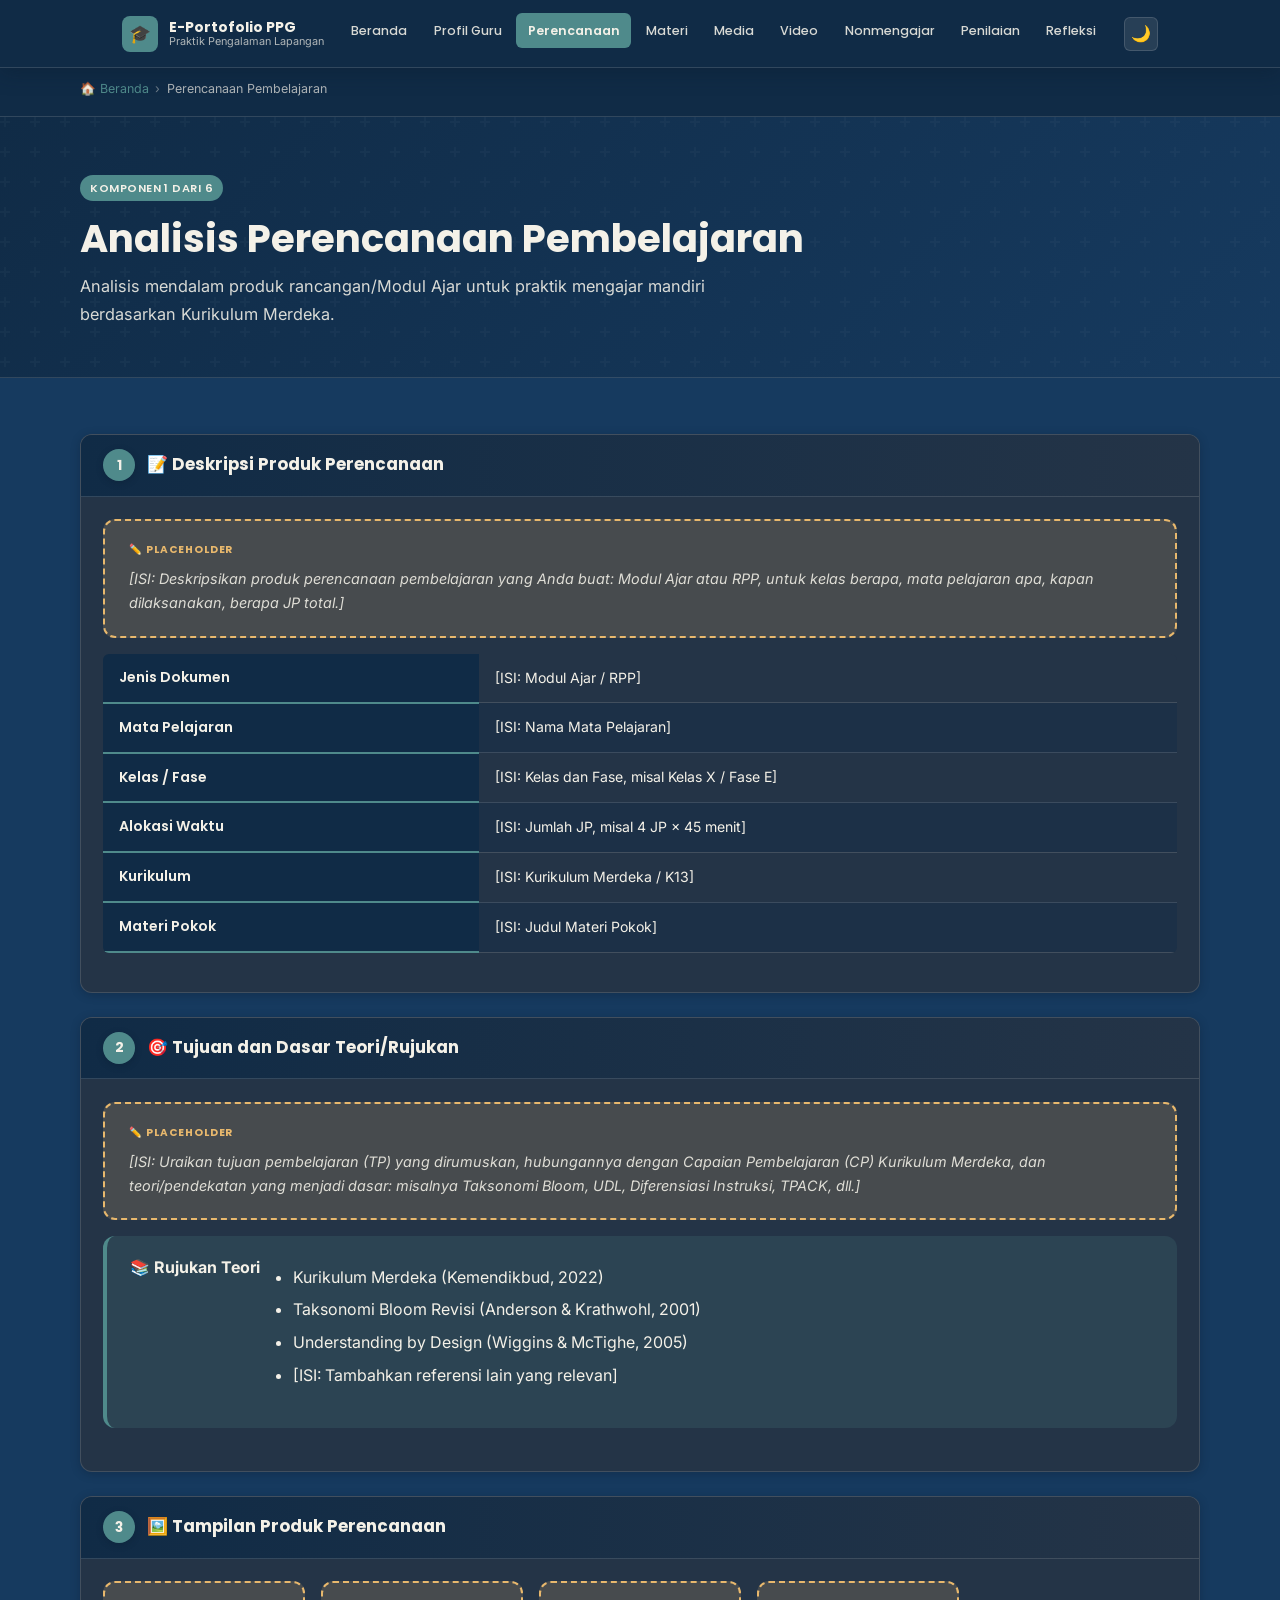
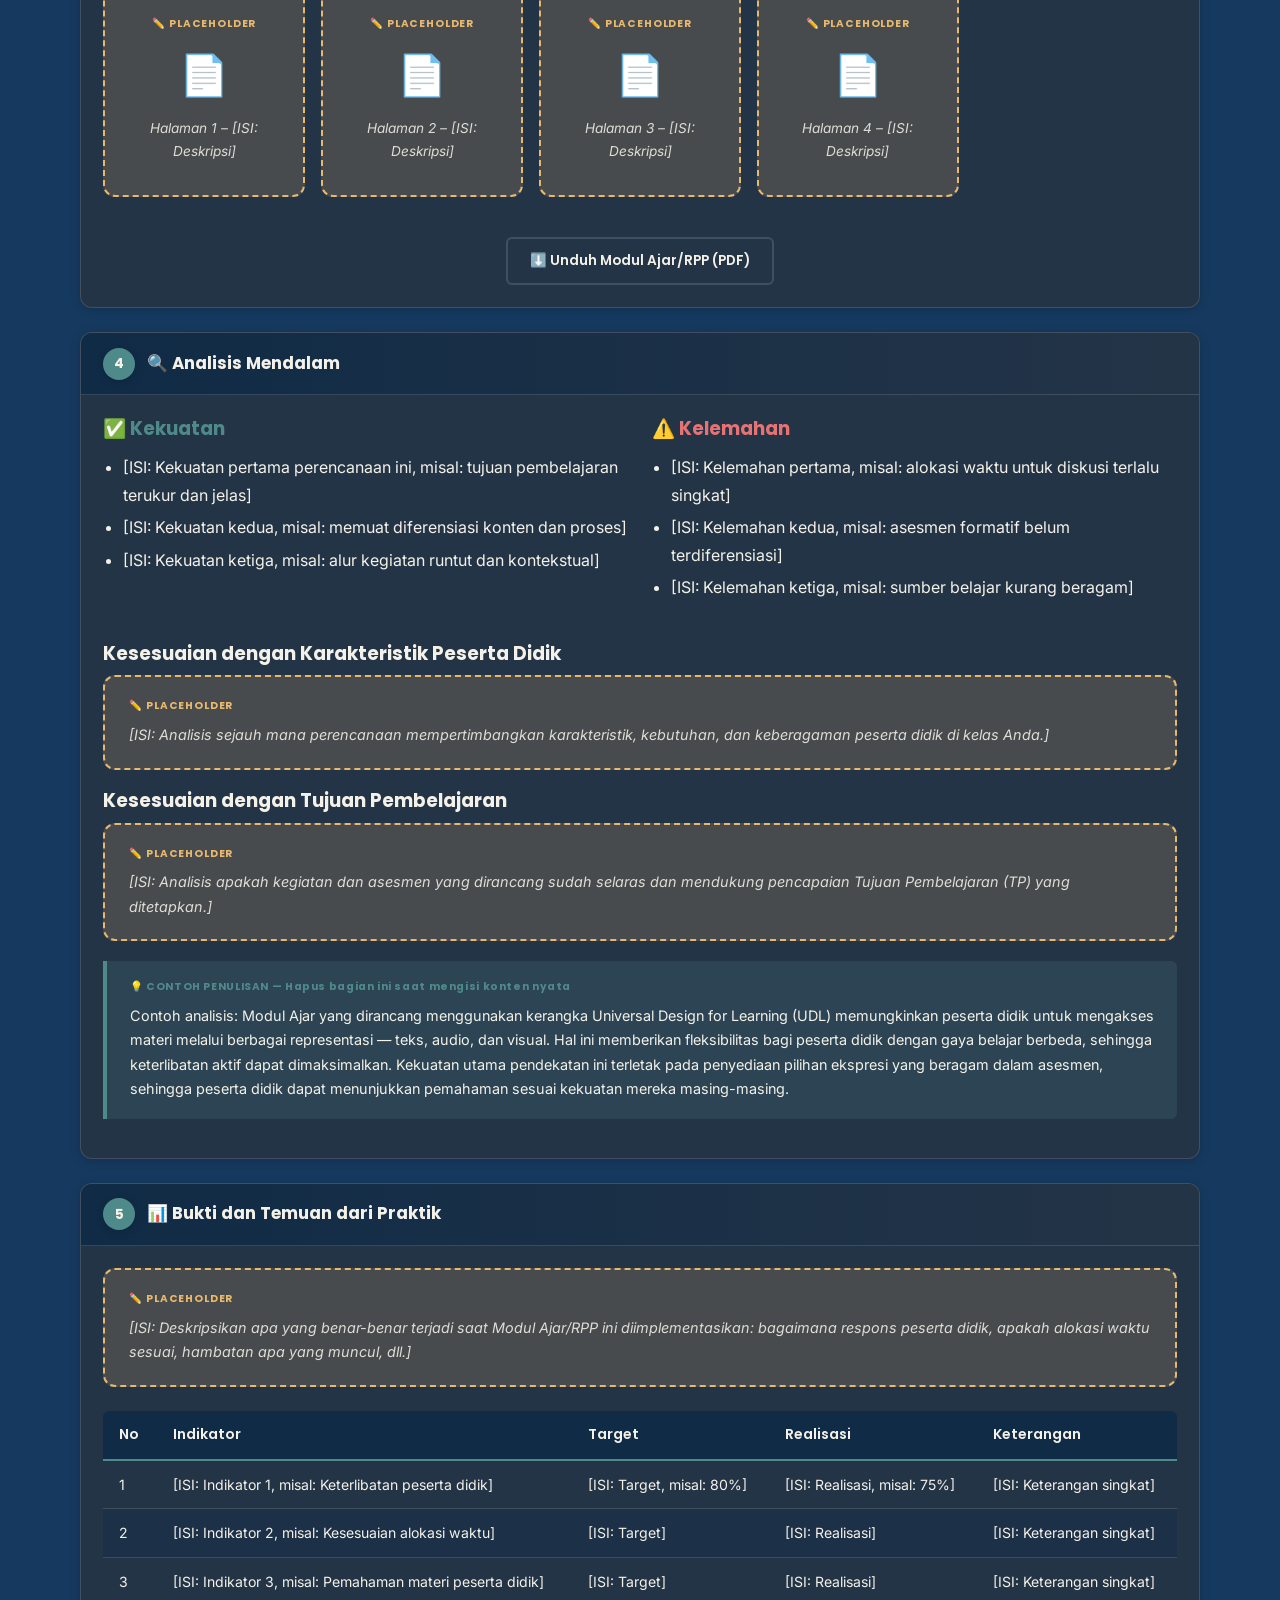
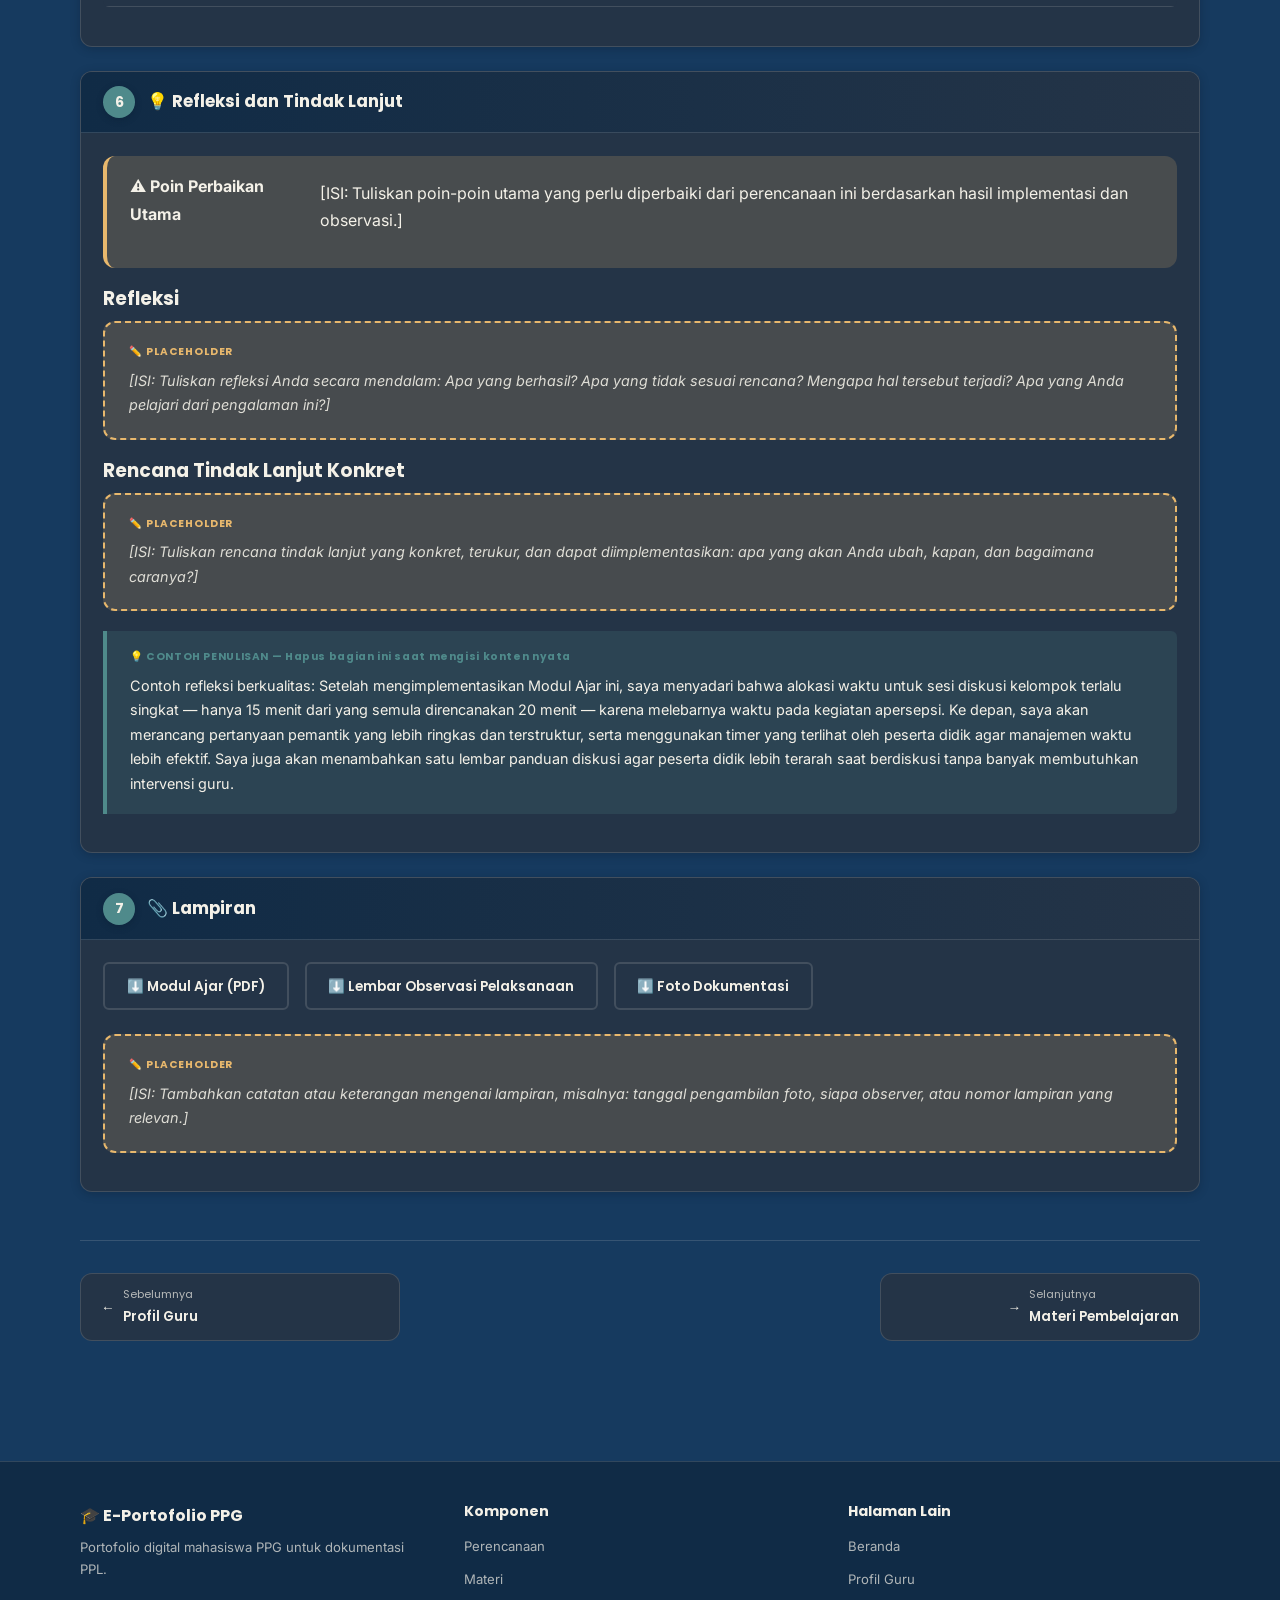
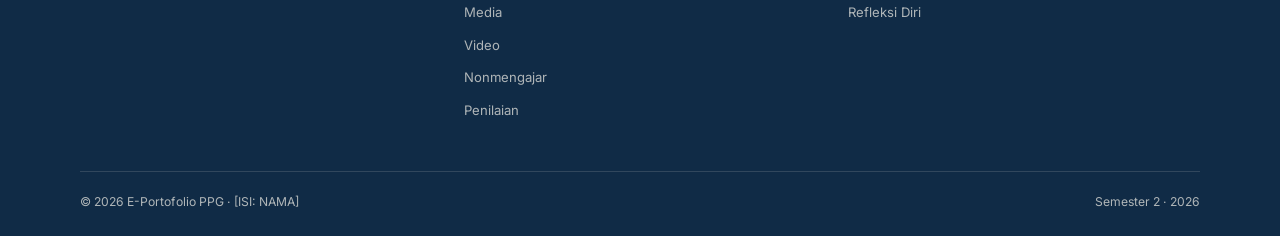
<file: perencanaan.html>
<!DOCTYPE html>
<html lang="id">
<head>
  <meta charset="UTF-8" />
  <meta name="viewport" content="width=device-width, initial-scale=1.0" />
  <title>Analisis Perencanaan Pembelajaran – E-Portofolio PPG</title>
  <meta name="description" content="Analisis mendalam produk rancangan/Modul Ajar untuk praktik mengajar mandiri berdasarkan Kurikulum Merdeka." />
  <link rel="stylesheet" href="assets/css/style.css" />
  <style>#reading-progress{position:fixed;top:0;left:0;height:3px;width:0;background:var(--color-accent);z-index:2000;}</style>
</head>
<body>
<div id="reading-progress"></div>

<!-- NAVBAR -->
<nav class="navbar" role="navigation" aria-label="Navigasi utama">
  <div class="container">
    <a href="index.html" class="nav-brand" aria-label="Beranda E-Portofolio PPG">
      <div class="nav-brand-icon" aria-hidden="true">🎓</div>
      <div class="nav-brand-text">
        <span class="nav-brand-title">E-Portofolio PPG</span>
        <span class="nav-brand-sub">Praktik Pengalaman Lapangan</span>
      </div>
    </a>
    <ul class="nav-menu" id="nav-menu" role="menubar">
      <li role="none"><a href="index.html" role="menuitem">Beranda</a></li>
      <li role="none"><a href="profil.html" role="menuitem">Profil Guru</a></li>
      <li role="none"><a href="perencanaan.html" role="menuitem" class="active" aria-current="page">Perencanaan</a></li>
      <li role="none"><a href="materi.html" role="menuitem">Materi</a></li>
      <li role="none"><a href="media.html" role="menuitem">Media</a></li>
      <li role="none"><a href="video.html" role="menuitem">Video</a></li>
      <li role="none"><a href="nonmengajar.html" role="menuitem">Nonmengajar</a></li>
      <li role="none"><a href="penilaian.html" role="menuitem">Penilaian</a></li>
      <li role="none"><a href="refleksi.html" role="menuitem">Refleksi</a></li>
    </ul>
    <div class="nav-actions">
      <button id="dark-toggle" class="btn-dark-toggle" aria-label="Ganti tema">🌙</button>
      <button id="hamburger" class="hamburger" aria-label="Buka/tutup menu" aria-expanded="false">☰</button>
    </div>
  </div>
</nav>

<!-- BREADCRUMB -->
<nav class="breadcrumb" aria-label="Breadcrumb">
  <div class="container">
    <ol>
      <li><a href="index.html">🏠 Beranda</a></li>
      <li aria-current="page">Perencanaan Pembelajaran</li>
    </ol>
  </div>
</nav>

<!-- PAGE HERO -->
<header class="page-hero">
  <div class="container">
    <div class="badge" style="margin-bottom:.8rem;">Komponen 1 dari 6</div>
    <h1>Analisis Perencanaan Pembelajaran</h1>
    <p class="page-hero-sub">Analisis mendalam produk rancangan/Modul Ajar untuk praktik mengajar mandiri berdasarkan Kurikulum Merdeka.</p>
  </div>
</header>

<!-- MAIN -->
<main id="main-content">
  <section class="section">
    <div class="container">

      <!-- STEP 1: Deskripsi Produk -->
      <div class="analysis-step fade-in">
        <div class="analysis-step-header">
          <div class="step-number">1</div>
          <h2>📝 Deskripsi Produk Perencanaan</h2>
        </div>
        <div class="analysis-step-body">
          <div class="placeholder-box">
            <p>[ISI: Deskripsikan produk perencanaan pembelajaran yang Anda buat: Modul Ajar atau RPP, untuk kelas berapa, mata pelajaran apa, kapan dilaksanakan, berapa JP total.]</p>
          </div>
          <div class="table-wrap">
            <table>
              <caption class="sr-only">Informasi Produk Perencanaan</caption>
              <tbody>
                <tr><th style="width:35%">Jenis Dokumen</th><td>[ISI: Modul Ajar / RPP]</td></tr>
                <tr><th>Mata Pelajaran</th><td>[ISI: Nama Mata Pelajaran]</td></tr>
                <tr><th>Kelas / Fase</th><td>[ISI: Kelas dan Fase, misal Kelas X / Fase E]</td></tr>
                <tr><th>Alokasi Waktu</th><td>[ISI: Jumlah JP, misal 4 JP × 45 menit]</td></tr>
                <tr><th>Kurikulum</th><td>[ISI: Kurikulum Merdeka / K13]</td></tr>
                <tr><th>Materi Pokok</th><td>[ISI: Judul Materi Pokok]</td></tr>
              </tbody>
            </table>
          </div>
        </div>
      </div>

      <!-- STEP 2: Tujuan dan Dasar Teori -->
      <div class="analysis-step fade-in">
        <div class="analysis-step-header">
          <div class="step-number">2</div>
          <h2>🎯 Tujuan dan Dasar Teori/Rujukan</h2>
        </div>
        <div class="analysis-step-body">
          <div class="placeholder-box">
            <p>[ISI: Uraikan tujuan pembelajaran (TP) yang dirumuskan, hubungannya dengan Capaian Pembelajaran (CP) Kurikulum Merdeka, dan teori/pendekatan yang menjadi dasar: misalnya Taksonomi Bloom, UDL, Diferensiasi Instruksi, TPACK, dll.]</p>
          </div>
          <div class="info-box info">
            <strong>📚 Rujukan Teori</strong>
            <ul style="margin-top:.6rem;padding-left:1.2rem;">
              <li>Kurikulum Merdeka (Kemendikbud, 2022)</li>
              <li>Taksonomi Bloom Revisi (Anderson &amp; Krathwohl, 2001)</li>
              <li>Understanding by Design (Wiggins &amp; McTighe, 2005)</li>
              <li>[ISI: Tambahkan referensi lain yang relevan]</li>
            </ul>
          </div>
        </div>
      </div>

      <!-- STEP 3: Tampilan Produk -->
      <div class="analysis-step fade-in">
        <div class="analysis-step-header">
          <div class="step-number">3</div>
          <h2>🖼️ Tampilan Produk Perencanaan</h2>
        </div>
        <div class="analysis-step-body">
          <div class="gallery-grid" style="display:grid;grid-template-columns:repeat(auto-fill,minmax(180px,1fr));gap:1rem;margin-bottom:1.5rem;">
            <div class="placeholder-box" style="text-align:center;padding:2rem 1rem;">
              <div style="font-size:2.5rem;">📄</div>
              <p style="margin-top:.5rem;font-size:.85rem;">Halaman 1 – [ISI: Deskripsi]</p>
            </div>
            <div class="placeholder-box" style="text-align:center;padding:2rem 1rem;">
              <div style="font-size:2.5rem;">📄</div>
              <p style="margin-top:.5rem;font-size:.85rem;">Halaman 2 – [ISI: Deskripsi]</p>
            </div>
            <div class="placeholder-box" style="text-align:center;padding:2rem 1rem;">
              <div style="font-size:2.5rem;">📄</div>
              <p style="margin-top:.5rem;font-size:.85rem;">Halaman 3 – [ISI: Deskripsi]</p>
            </div>
            <div class="placeholder-box" style="text-align:center;padding:2rem 1rem;">
              <div style="font-size:2.5rem;">📄</div>
              <p style="margin-top:.5rem;font-size:.85rem;">Halaman 4 – [ISI: Deskripsi]</p>
            </div>
          </div>
          <div style="text-align:center;">
            <a href="assets/docs/modul-ajar.pdf" class="btn btn-outline" download>⬇️ Unduh Modul Ajar/RPP (PDF)</a>
          </div>
        </div>
      </div>

      <!-- STEP 4: Analisis Mendalam -->
      <div class="analysis-step fade-in">
        <div class="analysis-step-header">
          <div class="step-number">4</div>
          <h2>🔍 Analisis Mendalam</h2>
        </div>
        <div class="analysis-step-body">
          <div class="strength-grid" style="display:grid;grid-template-columns:1fr 1fr;gap:1.5rem;margin-bottom:1.5rem;">
            <div class="strength-card">
              <h3 style="color:var(--academic-teal);margin-bottom:.8rem;">✅ Kekuatan</h3>
              <ul style="padding-left:1.2rem;">
                <li>[ISI: Kekuatan pertama perencanaan ini, misal: tujuan pembelajaran terukur dan jelas]</li>
                <li>[ISI: Kekuatan kedua, misal: memuat diferensiasi konten dan proses]</li>
                <li>[ISI: Kekuatan ketiga, misal: alur kegiatan runtut dan kontekstual]</li>
              </ul>
            </div>
            <div class="strength-card">
              <h3 style="color:var(--color-danger);margin-bottom:.8rem;">⚠️ Kelemahan</h3>
              <ul style="padding-left:1.2rem;">
                <li>[ISI: Kelemahan pertama, misal: alokasi waktu untuk diskusi terlalu singkat]</li>
                <li>[ISI: Kelemahan kedua, misal: asesmen formatif belum terdiferensiasi]</li>
                <li>[ISI: Kelemahan ketiga, misal: sumber belajar kurang beragam]</li>
              </ul>
            </div>
          </div>
          <h3 style="margin-bottom:.6rem;">Kesesuaian dengan Karakteristik Peserta Didik</h3>
          <div class="placeholder-box" style="margin-bottom:1.2rem;">
            <p>[ISI: Analisis sejauh mana perencanaan mempertimbangkan karakteristik, kebutuhan, dan keberagaman peserta didik di kelas Anda.]</p>
          </div>
          <h3 style="margin-bottom:.6rem;">Kesesuaian dengan Tujuan Pembelajaran</h3>
          <div class="placeholder-box" style="margin-bottom:1.2rem;">
            <p>[ISI: Analisis apakah kegiatan dan asesmen yang dirancang sudah selaras dan mendukung pencapaian Tujuan Pembelajaran (TP) yang ditetapkan.]</p>
          </div>
          <div class="example-box">
            <p>Contoh analisis: Modul Ajar yang dirancang menggunakan kerangka Universal Design for Learning (UDL) memungkinkan peserta didik untuk mengakses materi melalui berbagai representasi — teks, audio, dan visual. Hal ini memberikan fleksibilitas bagi peserta didik dengan gaya belajar berbeda, sehingga keterlibatan aktif dapat dimaksimalkan. Kekuatan utama pendekatan ini terletak pada penyediaan pilihan ekspresi yang beragam dalam asesmen, sehingga peserta didik dapat menunjukkan pemahaman sesuai kekuatan mereka masing-masing.</p>
          </div>
        </div>
      </div>

      <!-- STEP 5: Bukti dan Temuan -->
      <div class="analysis-step fade-in">
        <div class="analysis-step-header">
          <div class="step-number">5</div>
          <h2>📊 Bukti dan Temuan dari Praktik</h2>
        </div>
        <div class="analysis-step-body">
          <div class="placeholder-box" style="margin-bottom:1.5rem;">
            <p>[ISI: Deskripsikan apa yang benar-benar terjadi saat Modul Ajar/RPP ini diimplementasikan: bagaimana respons peserta didik, apakah alokasi waktu sesuai, hambatan apa yang muncul, dll.]</p>
          </div>
          <div class="table-wrap">
            <table>
              <caption class="sr-only">Tabel Bukti dan Temuan Praktik</caption>
              <thead>
                <tr>
                  <th>No</th>
                  <th>Indikator</th>
                  <th>Target</th>
                  <th>Realisasi</th>
                  <th>Keterangan</th>
                </tr>
              </thead>
              <tbody>
                <tr>
                  <td>1</td>
                  <td>[ISI: Indikator 1, misal: Keterlibatan peserta didik]</td>
                  <td>[ISI: Target, misal: 80%]</td>
                  <td>[ISI: Realisasi, misal: 75%]</td>
                  <td>[ISI: Keterangan singkat]</td>
                </tr>
                <tr>
                  <td>2</td>
                  <td>[ISI: Indikator 2, misal: Kesesuaian alokasi waktu]</td>
                  <td>[ISI: Target]</td>
                  <td>[ISI: Realisasi]</td>
                  <td>[ISI: Keterangan singkat]</td>
                </tr>
                <tr>
                  <td>3</td>
                  <td>[ISI: Indikator 3, misal: Pemahaman materi peserta didik]</td>
                  <td>[ISI: Target]</td>
                  <td>[ISI: Realisasi]</td>
                  <td>[ISI: Keterangan singkat]</td>
                </tr>
              </tbody>
            </table>
          </div>
        </div>
      </div>

      <!-- STEP 6: Refleksi dan Tindak Lanjut -->
      <div class="analysis-step fade-in">
        <div class="analysis-step-header">
          <div class="step-number">6</div>
          <h2>💡 Refleksi dan Tindak Lanjut</h2>
        </div>
        <div class="analysis-step-body">
          <div class="info-box warning" style="margin-bottom:1.2rem;">
            <strong>⚠️ Poin Perbaikan Utama</strong>
            <p style="margin-top:.4rem;">[ISI: Tuliskan poin-poin utama yang perlu diperbaiki dari perencanaan ini berdasarkan hasil implementasi dan observasi.]</p>
          </div>
          <h3 style="margin-bottom:.6rem;">Refleksi</h3>
          <div class="placeholder-box" style="margin-bottom:1.2rem;">
            <p>[ISI: Tuliskan refleksi Anda secara mendalam: Apa yang berhasil? Apa yang tidak sesuai rencana? Mengapa hal tersebut terjadi? Apa yang Anda pelajari dari pengalaman ini?]</p>
          </div>
          <h3 style="margin-bottom:.6rem;">Rencana Tindak Lanjut Konkret</h3>
          <div class="placeholder-box" style="margin-bottom:1.2rem;">
            <p>[ISI: Tuliskan rencana tindak lanjut yang konkret, terukur, dan dapat diimplementasikan: apa yang akan Anda ubah, kapan, dan bagaimana caranya?]</p>
          </div>
          <div class="example-box">
            <p>Contoh refleksi berkualitas: Setelah mengimplementasikan Modul Ajar ini, saya menyadari bahwa alokasi waktu untuk sesi diskusi kelompok terlalu singkat — hanya 15 menit dari yang semula direncanakan 20 menit — karena melebarnya waktu pada kegiatan apersepsi. Ke depan, saya akan merancang pertanyaan pemantik yang lebih ringkas dan terstruktur, serta menggunakan timer yang terlihat oleh peserta didik agar manajemen waktu lebih efektif. Saya juga akan menambahkan satu lembar panduan diskusi agar peserta didik lebih terarah saat berdiskusi tanpa banyak membutuhkan intervensi guru.</p>
          </div>
        </div>
      </div>

      <!-- STEP 7: Lampiran -->
      <div class="analysis-step fade-in">
        <div class="analysis-step-header">
          <div class="step-number">7</div>
          <h2>📎 Lampiran</h2>
        </div>
        <div class="analysis-step-body">
          <div style="display:flex;flex-wrap:wrap;gap:1rem;margin-bottom:1.5rem;">
            <a href="assets/docs/modul-ajar.pdf" class="btn btn-outline" download>⬇️ Modul Ajar (PDF)</a>
            <a href="assets/docs/lembar-observasi-perencanaan.pdf" class="btn btn-outline" download>⬇️ Lembar Observasi Pelaksanaan</a>
            <a href="assets/docs/foto-dokumentasi-perencanaan.zip" class="btn btn-outline" download>⬇️ Foto Dokumentasi</a>
          </div>
          <div class="placeholder-box">
            <p>[ISI: Tambahkan catatan atau keterangan mengenai lampiran, misalnya: tanggal pengambilan foto, siapa observer, atau nomor lampiran yang relevan.]</p>
          </div>
        </div>
      </div>

      <!-- PREV/NEXT -->
      <nav class="page-nav" aria-label="Navigasi halaman">
        <a href="profil.html" class="nav-prev">
          <span>←</span>
          <span><span class="nav-label">Sebelumnya</span>Profil Guru</span>
        </a>
        <a href="materi.html" class="nav-next">
          <span><span class="nav-label">Selanjutnya</span>Materi Pembelajaran</span>
          <span>→</span>
        </a>
      </nav>

    </div>
  </section>
</main>

<!-- FOOTER -->
<footer class="footer" role="contentinfo">
  <div class="container">
    <div class="footer-grid">
      <div class="footer-brand">
        <div class="nav-brand-title">🎓 E-Portofolio PPG</div>
        <p>Portofolio digital mahasiswa PPG untuk dokumentasi PPL.</p>
      </div>
      <div class="footer-col">
        <h4>Komponen</h4>
        <ul>
          <li><a href="perencanaan.html">Perencanaan</a></li>
          <li><a href="materi.html">Materi</a></li>
          <li><a href="media.html">Media</a></li>
          <li><a href="video.html">Video</a></li>
          <li><a href="nonmengajar.html">Nonmengajar</a></li>
          <li><a href="penilaian.html">Penilaian</a></li>
        </ul>
      </div>
      <div class="footer-col">
        <h4>Halaman Lain</h4>
        <ul>
          <li><a href="index.html">Beranda</a></li>
          <li><a href="profil.html">Profil Guru</a></li>
          <li><a href="refleksi.html">Refleksi Diri</a></li>
        </ul>
      </div>
    </div>
    <div class="footer-bottom">
      <span>© <span id="current-year"></span> E-Portofolio PPG · [ISI: NAMA]</span>
      <span>Semester 2 · 2026</span>
    </div>
  </div>
</footer>

<button id="back-to-top" aria-label="Kembali ke atas">↑</button>
<script src="assets/js/main.js"></script>

<style>
  @media (max-width: 768px) {
    .strength-grid { grid-template-columns: 1fr !important; }
    .gallery-grid { grid-template-columns: 1fr 1fr !important; }
  }
  @media (max-width: 480px) {
    .gallery-grid { grid-template-columns: 1fr !important; }
  }
</style>
</body>
</html>
</file>
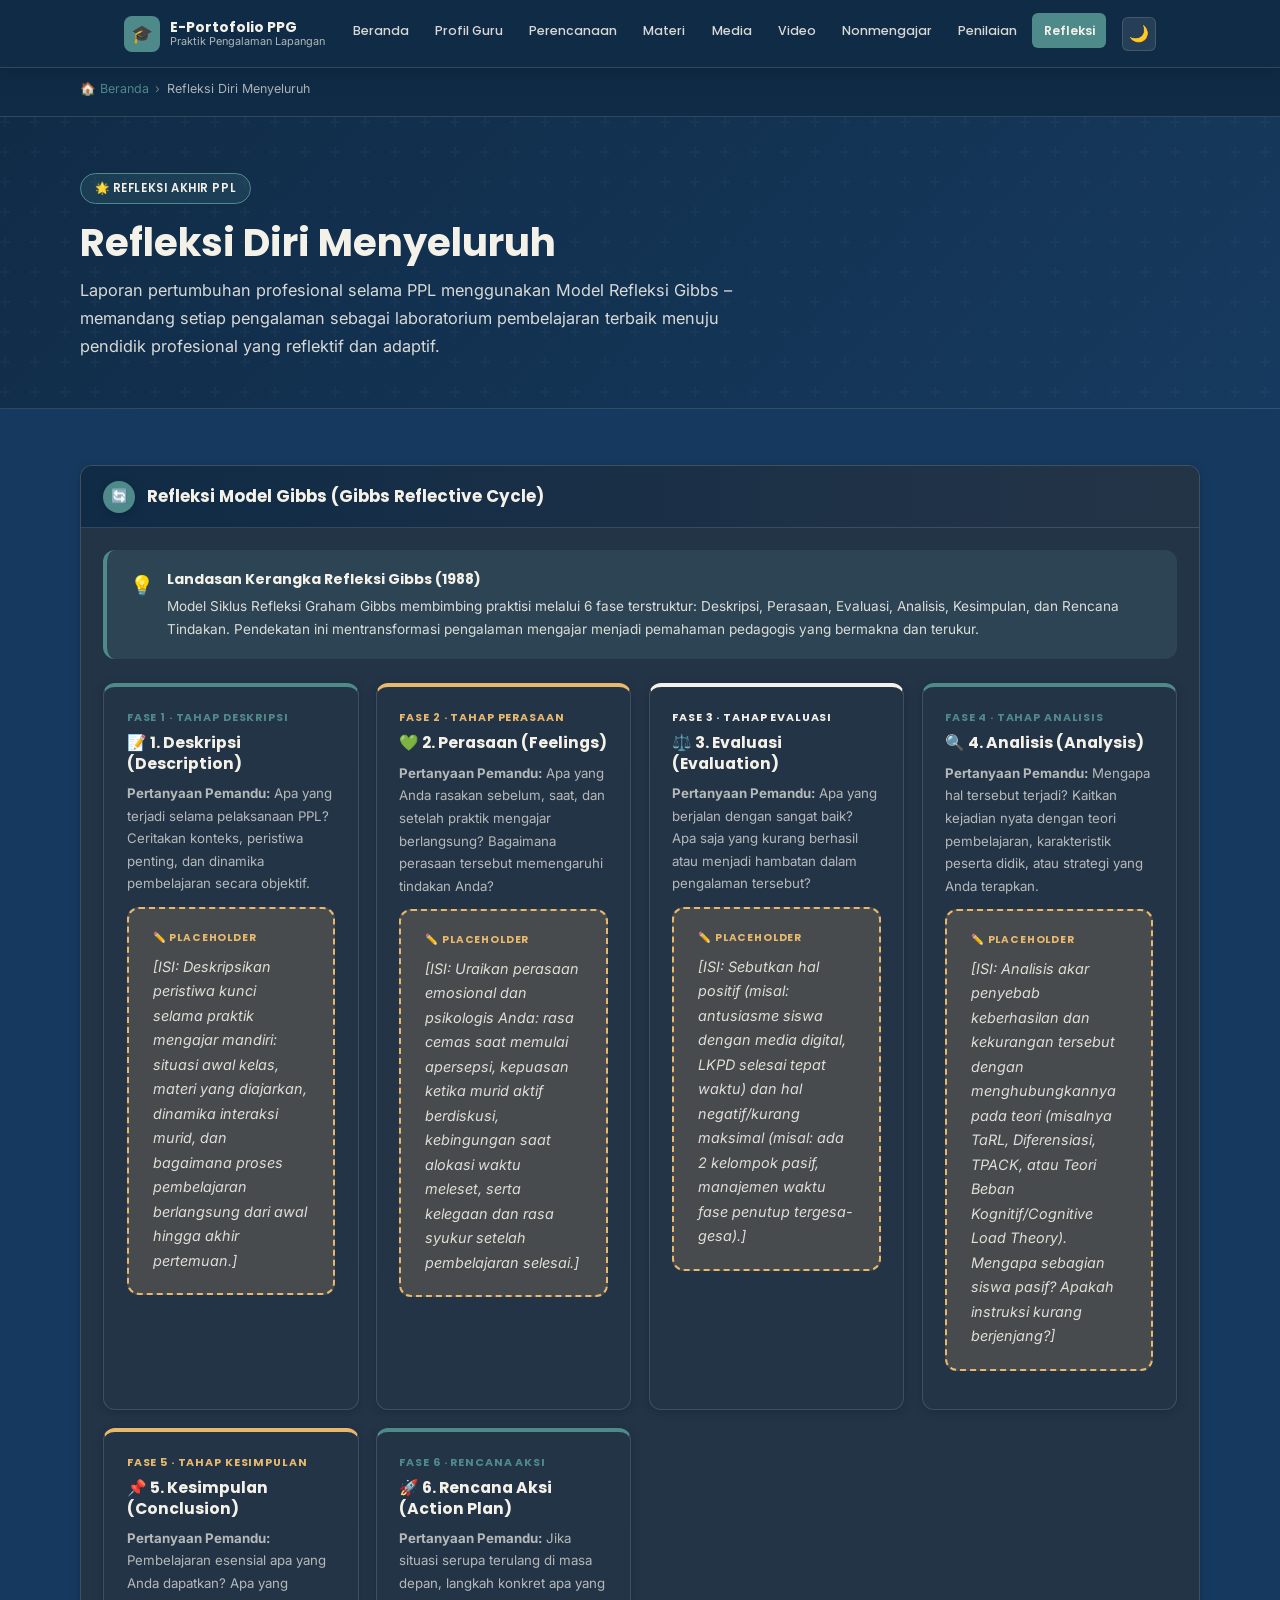
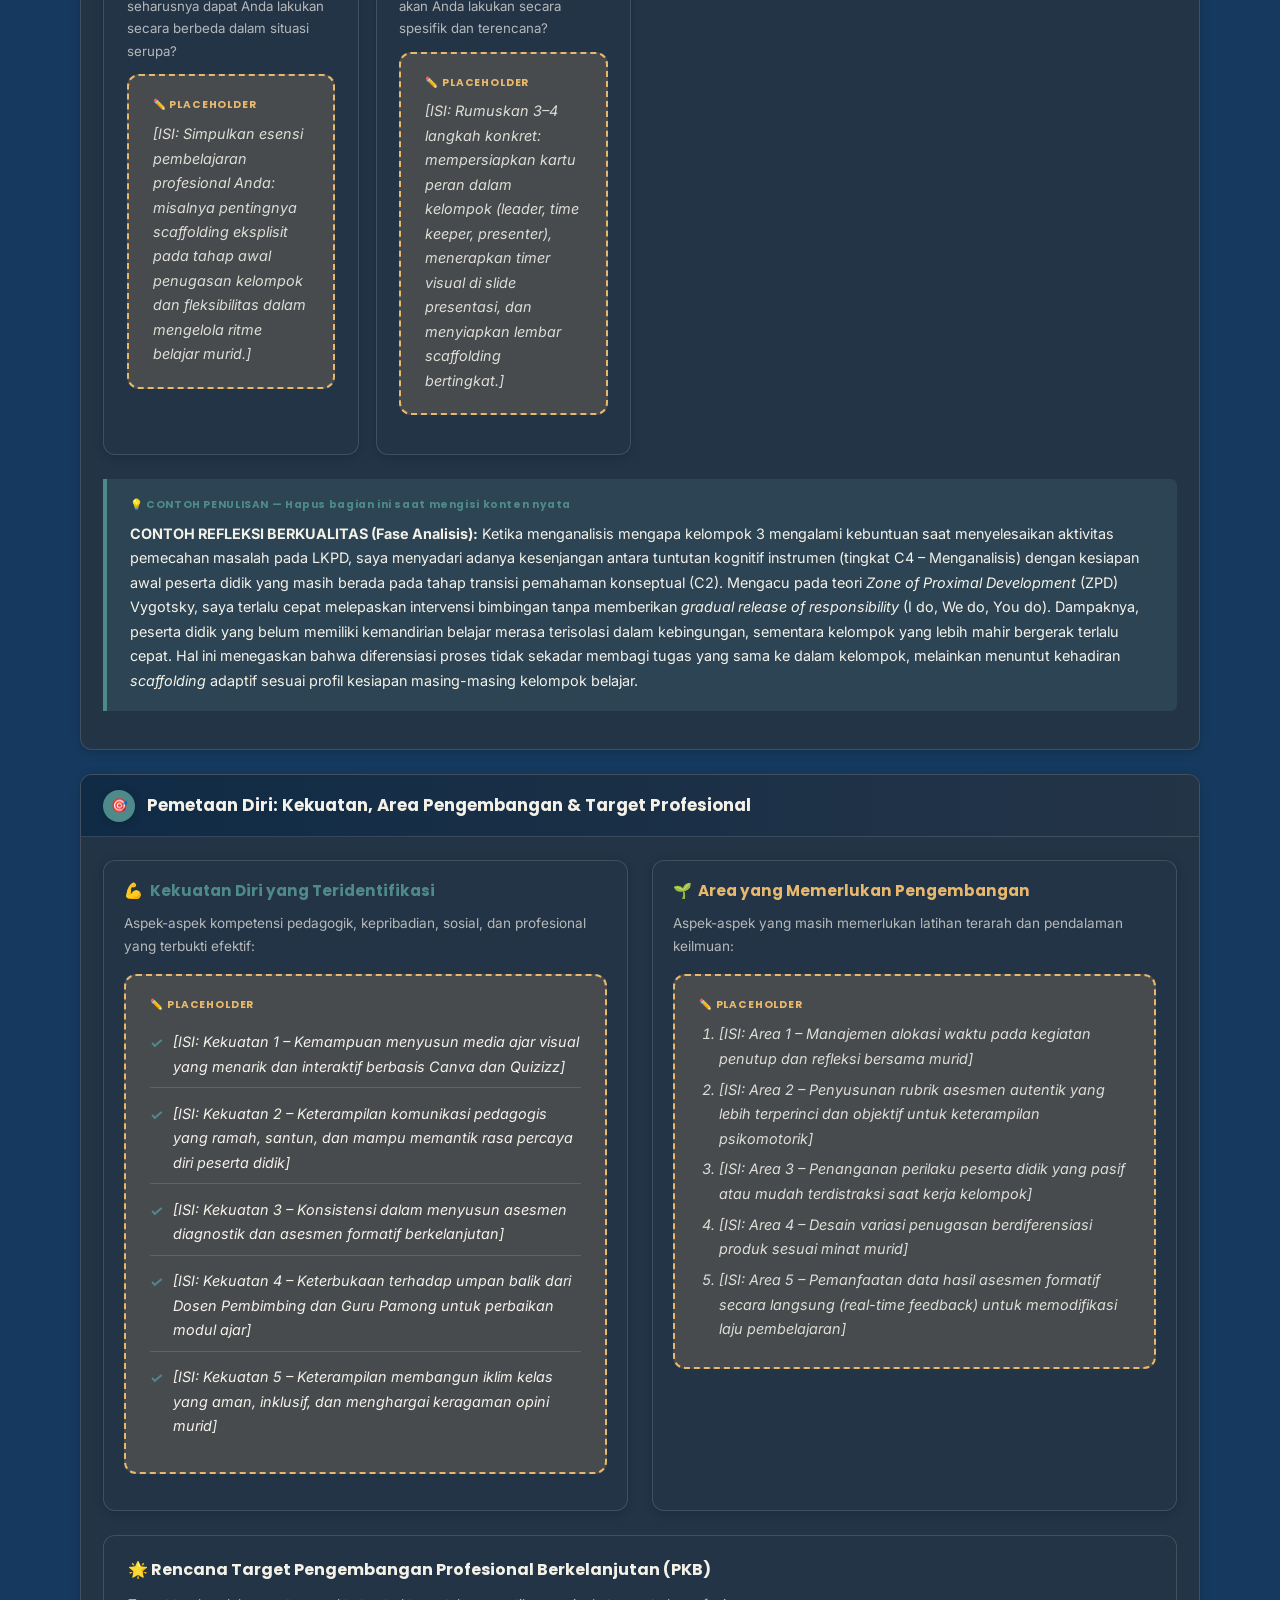
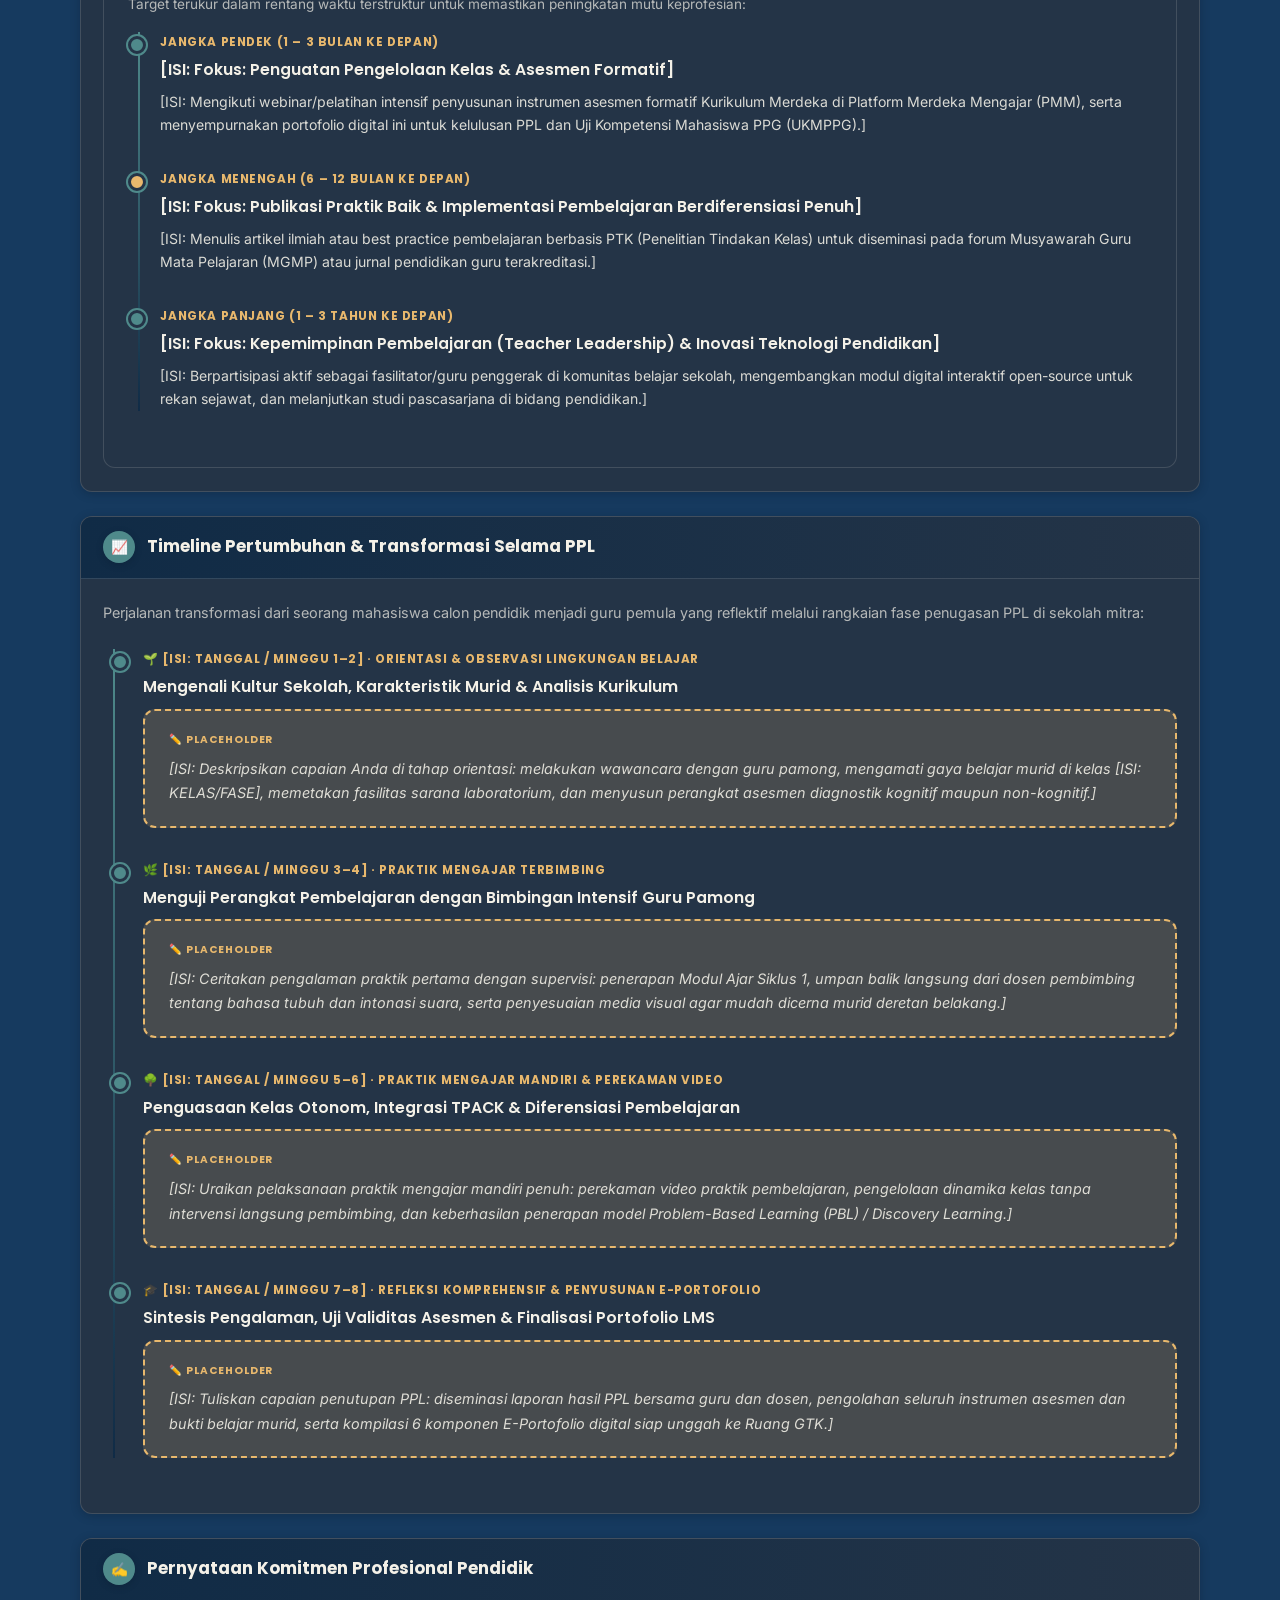
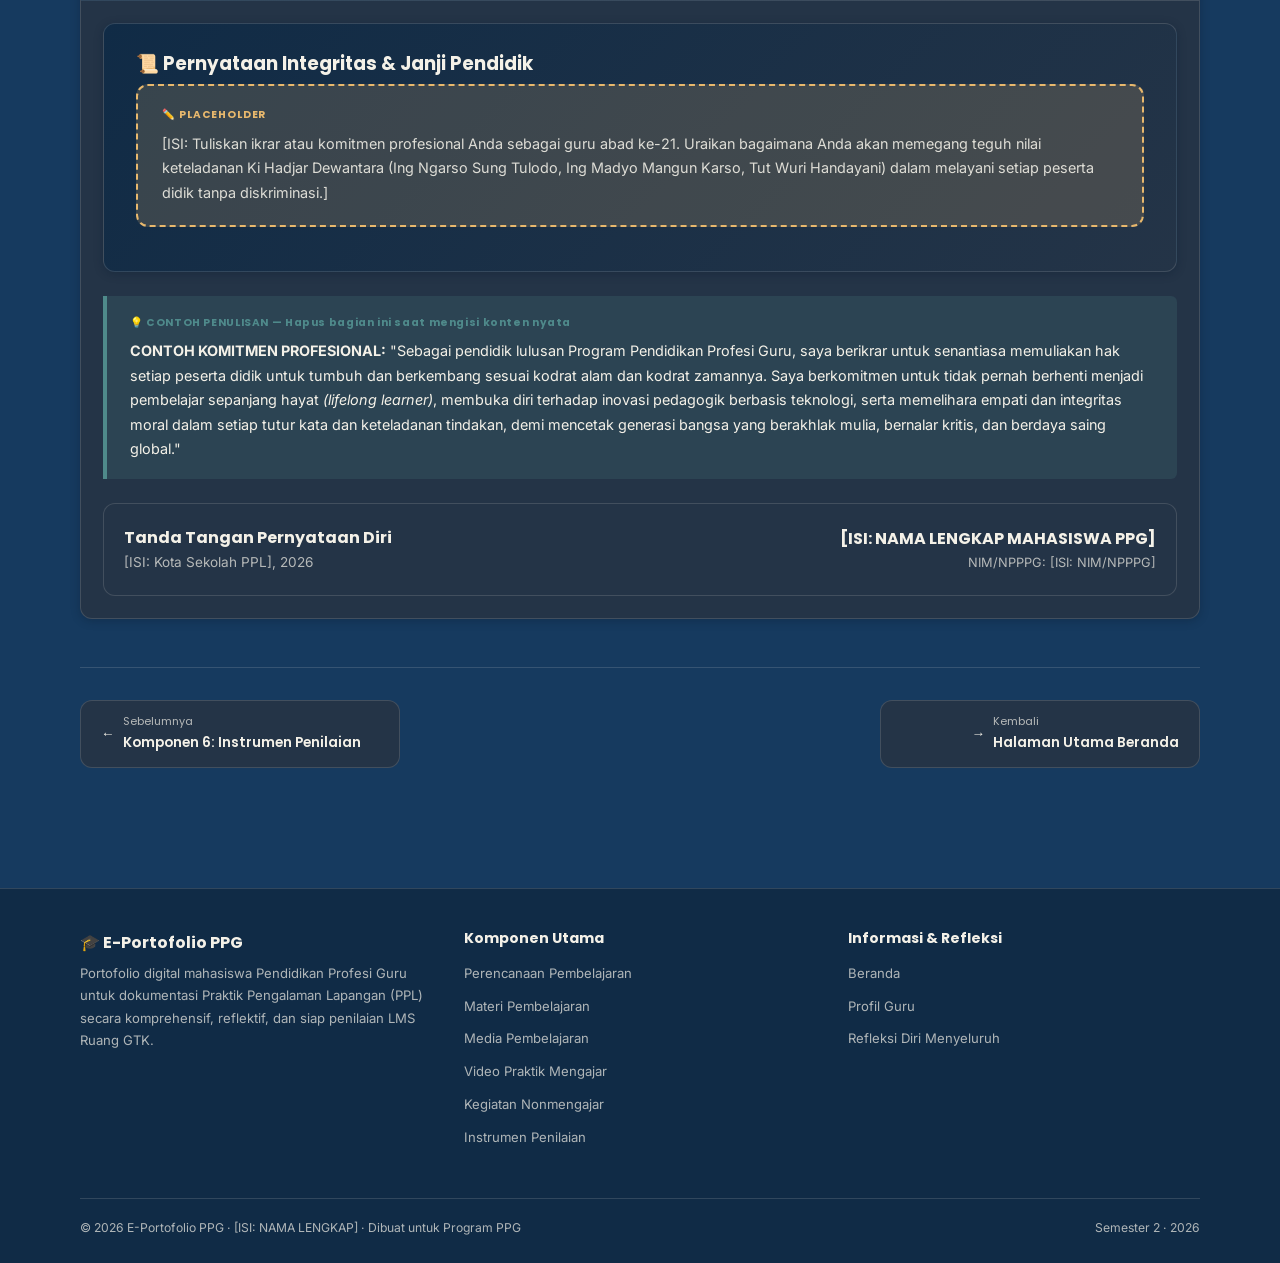
<file: refleksi.html>
<!DOCTYPE html>
<html lang="id">
<head>
  <meta charset="UTF-8" />
  <meta name="viewport" content="width=device-width, initial-scale=1.0" />
  <title>Refleksi Diri Menyeluruh – E-Portofolio PPG</title>
  <meta name="description" content="Refleksi komprehensif mahasiswa PPG menggunakan Model Refleksi Gibbs, analisis kekuatan dan pengembangan diri, serta timeline pertumbuhan PPL." />
  <link rel="stylesheet" href="assets/css/style.css" />
  <style>
    #reading-progress {
      position: fixed;
      top: 0;
      left: 0;
      height: 3px;
      width: 0;
      background: var(--color-accent);
      z-index: 2000;
      transition: width 0.1s;
    }
  </style>
</head>
<body>
<div id="reading-progress" role="progressbar" aria-label="Progress membaca"></div>

<!-- ===== NAVBAR ===== -->
<nav class="navbar" role="navigation" aria-label="Navigasi utama">
  <div class="container">
    <a href="index.html" class="nav-brand" aria-label="Beranda E-Portofolio PPG">
      <div class="nav-brand-icon" aria-hidden="true">🎓</div>
      <div class="nav-brand-text">
        <span class="nav-brand-title">E-Portofolio PPG</span>
        <span class="nav-brand-sub">Praktik Pengalaman Lapangan</span>
      </div>
    </a>
    <ul class="nav-menu" id="nav-menu" role="menubar">
      <li role="none"><a href="index.html" role="menuitem">Beranda</a></li>
      <li role="none"><a href="profil.html" role="menuitem">Profil Guru</a></li>
      <li role="none"><a href="perencanaan.html" role="menuitem">Perencanaan</a></li>
      <li role="none"><a href="materi.html" role="menuitem">Materi</a></li>
      <li role="none"><a href="media.html" role="menuitem">Media</a></li>
      <li role="none"><a href="video.html" role="menuitem">Video</a></li>
      <li role="none"><a href="nonmengajar.html" role="menuitem">Nonmengajar</a></li>
      <li role="none"><a href="penilaian.html" role="menuitem">Penilaian</a></li>
      <li role="none"><a href="refleksi.html" class="active" aria-current="page" role="menuitem">Refleksi</a></li>
    </ul>
    <div class="nav-actions">
      <button id="dark-toggle" class="btn-dark-toggle" aria-label="Ganti tema gelap/terang" title="Ganti tema">🌙</button>
      <button id="hamburger" class="hamburger" aria-label="Buka/tutup menu" aria-expanded="false" aria-controls="nav-menu">☰</button>
    </div>
  </div>
</nav>

<!-- ===== BREADCRUMB ===== -->
<nav class="breadcrumb" aria-label="Breadcrumb">
  <div class="container">
    <ol>
      <li><a href="index.html">🏠 Beranda</a></li>
      <li aria-current="page">Refleksi Diri Menyeluruh</li>
    </ol>
  </div>
</nav>

<!-- ===== PAGE HERO ===== -->
<header class="page-hero">
  <div class="container">
    <div class="page-hero-badge">🌟 Refleksi Akhir PPL</div>
    <h1>Refleksi Diri Menyeluruh</h1>
    <p>Laporan pertumbuhan profesional selama PPL menggunakan Model Refleksi Gibbs – memandang setiap pengalaman sebagai laboratorium pembelajaran terbaik menuju pendidik profesional yang reflektif dan adaptif.</p>
  </div>
</header>

<!-- ===== MAIN CONTENT ===== -->
<main id="main-content">
  <section class="section">
    <div class="container">

      <!-- ==========================================
           SECTION 1: SIKLUS REFLEKSI GIBBS (1988)
           ========================================== -->
      <div class="analysis-step fade-in">
        <div class="analysis-step-header">
          <div class="step-number">🔄</div>
          <h2>Refleksi Model Gibbs (Gibbs Reflective Cycle)</h2>
        </div>
        <div class="analysis-step-body">
          <div class="info-box info">
            <div class="info-box-icon">💡</div>
            <div class="info-box-content">
              <strong>Landasan Kerangka Refleksi Gibbs (1988)</strong>
              <p>Model Siklus Refleksi Graham Gibbs membimbing praktisi melalui 6 fase terstruktur: Deskripsi, Perasaan, Evaluasi, Analisis, Kesimpulan, dan Rencana Tindakan. Pendekatan ini mentransformasi pengalaman mengajar menjadi pemahaman pedagogis yang bermakna dan terukur.</p>
            </div>
          </div>

          <div class="gibbs-grid" style="margin-top: 1.5rem;">
            
            <!-- 1. Description -->
            <div class="gibbs-card" style="--gibbs-color:var(--academic-teal);">
              <div class="gibbs-phase">Fase 1 · Tahap Deskripsi</div>
              <h3>📝 1. Deskripsi (Description)</h3>
              <p style="font-size:0.83rem; color:var(--warm-ivory-muted); margin-bottom:0.75rem;">
                <strong>Pertanyaan Pemandu:</strong> Apa yang terjadi selama pelaksanaan PPL? Ceritakan konteks, peristiwa penting, dan dinamika pembelajaran secara objektif.
              </p>
              <div class="placeholder-box">
                <p>[ISI: Deskripsikan peristiwa kunci selama praktik mengajar mandiri: situasi awal kelas, materi yang diajarkan, dinamika interaksi murid, dan bagaimana proses pembelajaran berlangsung dari awal hingga akhir pertemuan.]</p>
              </div>
            </div>

            <!-- 2. Feelings -->
            <div class="gibbs-card" style="--gibbs-color:var(--soft-gold);">
              <div class="gibbs-phase">Fase 2 · Tahap Perasaan</div>
              <h3>💚 2. Perasaan (Feelings)</h3>
              <p style="font-size:0.83rem; color:var(--warm-ivory-muted); margin-bottom:0.75rem;">
                <strong>Pertanyaan Pemandu:</strong> Apa yang Anda rasakan sebelum, saat, dan setelah praktik mengajar berlangsung? Bagaimana perasaan tersebut memengaruhi tindakan Anda?
              </p>
              <div class="placeholder-box">
                <p>[ISI: Uraikan perasaan emosional dan psikologis Anda: rasa cemas saat memulai apersepsi, kepuasan ketika murid aktif berdiskusi, kebingungan saat alokasi waktu meleset, serta kelegaan dan rasa syukur setelah pembelajaran selesai.]</p>
              </div>
            </div>

            <!-- 3. Evaluation -->
            <div class="gibbs-card" style="--gibbs-color:var(--warm-ivory);">
              <div class="gibbs-phase">Fase 3 · Tahap Evaluasi</div>
              <h3>⚖️ 3. Evaluasi (Evaluation)</h3>
              <p style="font-size:0.83rem; color:var(--warm-ivory-muted); margin-bottom:0.75rem;">
                <strong>Pertanyaan Pemandu:</strong> Apa yang berjalan dengan sangat baik? Apa saja yang kurang berhasil atau menjadi hambatan dalam pengalaman tersebut?
              </p>
              <div class="placeholder-box">
                <p>[ISI: Sebutkan hal positif (misal: antusiasme siswa dengan media digital, LKPD selesai tepat waktu) dan hal negatif/kurang maksimal (misal: ada 2 kelompok pasif, manajemen waktu fase penutup tergesa-gesa).]</p>
              </div>
            </div>

            <!-- 4. Analysis -->
            <div class="gibbs-card" style="--gibbs-color:var(--academic-teal);">
              <div class="gibbs-phase">Fase 4 · Tahap Analisis</div>
              <h3>🔍 4. Analisis (Analysis)</h3>
              <p style="font-size:0.83rem; color:var(--warm-ivory-muted); margin-bottom:0.75rem;">
                <strong>Pertanyaan Pemandu:</strong> Mengapa hal tersebut terjadi? Kaitkan kejadian nyata dengan teori pembelajaran, karakteristik peserta didik, atau strategi yang Anda terapkan.
              </p>
              <div class="placeholder-box">
                <p>[ISI: Analisis akar penyebab keberhasilan dan kekurangan tersebut dengan menghubungkannya pada teori (misalnya TaRL, Diferensiasi, TPACK, atau Teori Beban Kognitif/Cognitive Load Theory). Mengapa sebagian siswa pasif? Apakah instruksi kurang berjenjang?]</p>
              </div>
            </div>

            <!-- 5. Conclusion -->
            <div class="gibbs-card" style="--gibbs-color:var(--soft-gold);">
              <div class="gibbs-phase">Fase 5 · Tahap Kesimpulan</div>
              <h3>📌 5. Kesimpulan (Conclusion)</h3>
              <p style="font-size:0.83rem; color:var(--warm-ivory-muted); margin-bottom:0.75rem;">
                <strong>Pertanyaan Pemandu:</strong> Pembelajaran esensial apa yang Anda dapatkan? Apa yang seharusnya dapat Anda lakukan secara berbeda dalam situasi serupa?
              </p>
              <div class="placeholder-box">
                <p>[ISI: Simpulkan esensi pembelajaran profesional Anda: misalnya pentingnya scaffolding eksplisit pada tahap awal penugasan kelompok dan fleksibilitas dalam mengelola ritme belajar murid.]</p>
              </div>
            </div>

            <!-- 6. Action Plan -->
            <div class="gibbs-card" style="--gibbs-color:var(--academic-teal);">
              <div class="gibbs-phase">Fase 6 · Rencana Aksi</div>
              <h3>🚀 6. Rencana Aksi (Action Plan)</h3>
              <p style="font-size:0.83rem; color:var(--warm-ivory-muted); margin-bottom:0.75rem;">
                <strong>Pertanyaan Pemandu:</strong> Jika situasi serupa terulang di masa depan, langkah konkret apa yang akan Anda lakukan secara spesifik dan terencana?
              </p>
              <div class="placeholder-box">
                <p>[ISI: Rumuskan 3–4 langkah konkret: mempersiapkan kartu peran dalam kelompok (leader, time keeper, presenter), menerapkan timer visual di slide presentasi, dan menyiapkan lembar scaffolding bertingkat.]</p>
              </div>
            </div>

          </div>

          <!-- Contoh Paragraf Berkualitas -->
          <div class="example-box" style="margin-top: 1.5rem;">
            <p><strong>CONTOH REFLEKSI BERKUALITAS (Fase Analisis):</strong> Ketika menganalisis mengapa kelompok 3 mengalami kebuntuan saat menyelesaikan aktivitas pemecahan masalah pada LKPD, saya menyadari adanya kesenjangan antara tuntutan kognitif instrumen (tingkat C4 – Menganalisis) dengan kesiapan awal peserta didik yang masih berada pada tahap transisi pemahaman konseptual (C2). Mengacu pada teori <em>Zone of Proximal Development</em> (ZPD) Vygotsky, saya terlalu cepat melepaskan intervensi bimbingan tanpa memberikan <em>gradual release of responsibility</em> (I do, We do, You do). Dampaknya, peserta didik yang belum memiliki kemandirian belajar merasa terisolasi dalam kebingungan, sementara kelompok yang lebih mahir bergerak terlalu cepat. Hal ini menegaskan bahwa diferensiasi proses tidak sekadar membagi tugas yang sama ke dalam kelompok, melainkan menuntut kehadiran <em>scaffolding</em> adaptif sesuai profil kesiapan masing-masing kelompok belajar.</p>
          </div>

        </div>
      </div>

      <!-- ==========================================
           SECTION 2: KEKUATAN, AREA PENGEMBANGAN & TARGET
           ========================================== -->
      <div class="analysis-step fade-in">
        <div class="analysis-step-header">
          <div class="step-number">🎯</div>
          <h2>Pemetaan Diri: Kekuatan, Area Pengembangan & Target Profesional</h2>
        </div>
        <div class="analysis-step-body">

          <div style="display:grid; grid-template-columns: repeat(auto-fit, minmax(300px, 1fr)); gap: 1.5rem; margin-bottom: 1.5rem;">
            
            <!-- Kekuatan Saya -->
            <div class="strength-box">
              <h4 style="color:var(--academic-teal);"><span aria-hidden="true">💪</span> Kekuatan Diri yang Teridentifikasi</h4>
              <p style="font-size:0.85rem; color:var(--warm-ivory-muted);">Aspek-aspek kompetensi pedagogik, kepribadian, sosial, dan profesional yang terbukti efektif:</p>
              <div class="placeholder-box">
                <ul class="checklist" style="margin-bottom:0;">
                  <li>[ISI: Kekuatan 1 – Kemampuan menyusun media ajar visual yang menarik dan interaktif berbasis Canva dan Quizizz]</li>
                  <li>[ISI: Kekuatan 2 – Keterampilan komunikasi pedagogis yang ramah, santun, dan mampu memantik rasa percaya diri peserta didik]</li>
                  <li>[ISI: Kekuatan 3 – Konsistensi dalam menyusun asesmen diagnostik dan asesmen formatif berkelanjutan]</li>
                  <li>[ISI: Kekuatan 4 – Keterbukaan terhadap umpan balik dari Dosen Pembimbing dan Guru Pamong untuk perbaikan modul ajar]</li>
                  <li>[ISI: Kekuatan 5 – Keterampilan membangun iklim kelas yang aman, inklusif, dan menghargai keragaman opini murid]</li>
                </ul>
              </div>
            </div>

            <!-- Area Pengembangan -->
            <div class="strength-box">
              <h4 style="color:var(--soft-gold);"><span aria-hidden="true">🌱</span> Area yang Memerlukan Pengembangan</h4>
              <p style="font-size:0.85rem; color:var(--warm-ivory-muted);">Aspek-aspek yang masih memerlukan latihan terarah dan pendalaman keilmuan:</p>
              <div class="placeholder-box">
                <ol style="padding-left:1.25rem; margin-bottom:0; font-size:0.9rem; color:var(--warm-ivory-subtle); font-style:italic;">
                  <li style="margin-bottom:0.4rem;">[ISI: Area 1 – Manajemen alokasi waktu pada kegiatan penutup dan refleksi bersama murid]</li>
                  <li style="margin-bottom:0.4rem;">[ISI: Area 2 – Penyusunan rubrik asesmen autentik yang lebih terperinci dan objektif untuk keterampilan psikomotorik]</li>
                  <li style="margin-bottom:0.4rem;">[ISI: Area 3 – Penanganan perilaku peserta didik yang pasif atau mudah terdistraksi saat kerja kelompok]</li>
                  <li style="margin-bottom:0.4rem;">[ISI: Area 4 – Desain variasi penugasan berdiferensiasi produk sesuai minat murid]</li>
                  <li>[ISI: Area 5 – Pemanfaatan data hasil asesmen formatif secara langsung <em>(real-time feedback)</em> untuk memodifikasi laju pembelajaran]</li>
                </ol>
              </div>
            </div>

          </div>

          <!-- Target Pengembangan Profesional -->
          <div style="background:var(--slate-blue); border-radius:var(--radius-md); padding:1.5rem; border:1px solid var(--slate-blue-border);">
            <h4 style="margin-bottom:0.75rem; color:var(--warm-ivory);"><span aria-hidden="true">🌟</span> Rencana Target Pengembangan Profesional Berkelanjutan (PKB)</h4>
            <p style="font-size:0.85rem; color:var(--warm-ivory-muted); margin-bottom:1rem;">Target terukur dalam rentang waktu terstruktur untuk memastikan peningkatan mutu keprofesian:</p>

            <div class="timeline" style="padding-left:2rem;">
              
              <div class="timeline-item">
                <div class="timeline-dot" style="background:var(--academic-teal);"></div>
                <div class="timeline-date">Jangka Pendek (1 – 3 Bulan ke Depan)</div>
                <div class="timeline-title">[ISI: Fokus: Penguatan Pengelolaan Kelas & Asesmen Formatif]</div>
                <div class="timeline-body">
                  <p>[ISI: Mengikuti webinar/pelatihan intensif penyusunan instrumen asesmen formatif Kurikulum Merdeka di Platform Merdeka Mengajar (PMM), serta menyempurnakan portofolio digital ini untuk kelulusan PPL dan Uji Kompetensi Mahasiswa PPG (UKMPPG).]</p>
                </div>
              </div>

              <div class="timeline-item">
                <div class="timeline-dot" style="background:var(--soft-gold);"></div>
                <div class="timeline-date">Jangka Menengah (6 – 12 Bulan ke Depan)</div>
                <div class="timeline-title">[ISI: Fokus: Publikasi Praktik Baik & Implementasi Pembelajaran Berdiferensiasi Penuh]</div>
                <div class="timeline-body">
                  <p>[ISI: Menulis artikel ilmiah atau best practice pembelajaran berbasis PTK (Penelitian Tindakan Kelas) untuk diseminasi pada forum Musyawarah Guru Mata Pelajaran (MGMP) atau jurnal pendidikan guru terakreditasi.]</p>
                </div>
              </div>

              <div class="timeline-item">
                <div class="timeline-dot" style="background:var(--academic-teal);"></div>
                <div class="timeline-date">Jangka Panjang (1 – 3 Tahun ke Depan)</div>
                <div class="timeline-title">[ISI: Fokus: Kepemimpinan Pembelajaran (Teacher Leadership) & Inovasi Teknologi Pendidikan]</div>
                <div class="timeline-body">
                  <p>[ISI: Berpartisipasi aktif sebagai fasilitator/guru penggerak di komunitas belajar sekolah, mengembangkan modul digital interaktif open-source untuk rekan sejawat, dan melanjutkan studi pascasarjana di bidang pendidikan.]</p>
                </div>
              </div>

            </div>
          </div>

        </div>
      </div>

      <!-- ==========================================
           SECTION 3: TIMELINE PERTUMBUHAN SELAMA PPL
           ========================================== -->
      <div class="analysis-step fade-in">
        <div class="analysis-step-header">
          <div class="step-number">📈</div>
          <h2>Timeline Pertumbuhan & Transformasi Selama PPL</h2>
        </div>
        <div class="analysis-step-body">
          <p style="color:var(--color-text-muted); font-size:0.9rem; margin-bottom:1.5rem;">
            Perjalanan transformasi dari seorang mahasiswa calon pendidik menjadi guru pemula yang reflektif melalui rangkaian fase penugasan PPL di sekolah mitra:
          </p>

          <div class="timeline">
            
            <!-- Minggu 1-2 -->
            <div class="timeline-item">
              <div class="timeline-dot"></div>
              <div class="timeline-date">🌱 [ISI: Tanggal / Minggu 1–2] · Orientasi & Observasi Lingkungan Belajar</div>
              <div class="timeline-title">Mengenali Kultur Sekolah, Karakteristik Murid & Analisis Kurikulum</div>
              <div class="timeline-body">
                <div class="placeholder-box" style="margin-top:0.5rem;">
                  <p>[ISI: Deskripsikan capaian Anda di tahap orientasi: melakukan wawancara dengan guru pamong, mengamati gaya belajar murid di kelas [ISI: KELAS/FASE], memetakan fasilitas sarana laboratorium, dan menyusun perangkat asesmen diagnostik kognitif maupun non-kognitif.]</p>
                </div>
              </div>
            </div>

            <!-- Minggu 3-4 -->
            <div class="timeline-item">
              <div class="timeline-dot"></div>
              <div class="timeline-date">🌿 [ISI: Tanggal / Minggu 3–4] · Praktik Mengajar Terbimbing</div>
              <div class="timeline-title">Menguji Perangkat Pembelajaran dengan Bimbingan Intensif Guru Pamong</div>
              <div class="timeline-body">
                <div class="placeholder-box" style="margin-top:0.5rem;">
                  <p>[ISI: Ceritakan pengalaman praktik pertama dengan supervisi: penerapan Modul Ajar Siklus 1, umpan balik langsung dari dosen pembimbing tentang bahasa tubuh dan intonasi suara, serta penyesuaian media visual agar mudah dicerna murid deretan belakang.]</p>
                </div>
              </div>
            </div>

            <!-- Minggu 5-6 -->
            <div class="timeline-item">
              <div class="timeline-dot"></div>
              <div class="timeline-date">🌳 [ISI: Tanggal / Minggu 5–6] · Praktik Mengajar Mandiri & Perekaman Video</div>
              <div class="timeline-title">Penguasaan Kelas Otonom, Integrasi TPACK & Diferensiasi Pembelajaran</div>
              <div class="timeline-body">
                <div class="placeholder-box" style="margin-top:0.5rem;">
                  <p>[ISI: Uraikan pelaksanaan praktik mengajar mandiri penuh: perekaman video praktik pembelajaran, pengelolaan dinamika kelas tanpa intervensi langsung pembimbing, dan keberhasilan penerapan model Problem-Based Learning (PBL) / Discovery Learning.]</p>
                </div>
              </div>
            </div>

            <!-- Minggu 7-8 -->
            <div class="timeline-item">
              <div class="timeline-dot"></div>
              <div class="timeline-date">🎓 [ISI: Tanggal / Minggu 7–8] · Refleksi Komprehensif & Penyusunan E-Portofolio</div>
              <div class="timeline-title">Sintesis Pengalaman, Uji Validitas Asesmen & Finalisasi Portofolio LMS</div>
              <div class="timeline-body">
                <div class="placeholder-box" style="margin-top:0.5rem;">
                  <p>[ISI: Tuliskan capaian penutupan PPL: diseminasi laporan hasil PPL bersama guru dan dosen, pengolahan seluruh instrumen asesmen dan bukti belajar murid, serta kompilasi 6 komponen E-Portofolio digital siap unggah ke Ruang GTK.]</p>
                </div>
              </div>
            </div>

          </div>
        </div>
      </div>

      <!-- ==========================================
           SECTION 4: KOMITMEN PROFESIONAL GURU
           ========================================== -->
      <div class="analysis-step fade-in">
        <div class="analysis-step-header">
          <div class="step-number">✍️</div>
          <h2>Pernyataan Komitmen Profesional Pendidik</h2>
        </div>
        <div class="analysis-step-body">
          
          <div class="highlight-box">
            <h3 style="font-size:1.15rem; margin-bottom:0.5rem;">📜 Pernyataan Integritas & Janji Pendidik</h3>
            <div class="placeholder-box">
              <p style="font-style:normal;">[ISI: Tuliskan ikrar atau komitmen profesional Anda sebagai guru abad ke-21. Uraikan bagaimana Anda akan memegang teguh nilai keteladanan Ki Hadjar Dewantara (Ing Ngarso Sung Tulodo, Ing Madyo Mangun Karso, Tut Wuri Handayani) dalam melayani setiap peserta didik tanpa diskriminasi.]</p>
            </div>
          </div>

          <div class="example-box">
            <p><strong>CONTOH KOMITMEN PROFESIONAL:</strong> "Sebagai pendidik lulusan Program Pendidikan Profesi Guru, saya berikrar untuk senantiasa memuliakan hak setiap peserta didik untuk tumbuh dan berkembang sesuai kodrat alam dan kodrat zamannya. Saya berkomitmen untuk tidak pernah berhenti menjadi pembelajar sepanjang hayat <em>(lifelong learner)</em>, membuka diri terhadap inovasi pedagogik berbasis teknologi, serta memelihara empati dan integritas moral dalam setiap tutur kata dan keteladanan tindakan, demi mencetak generasi bangsa yang berakhlak mulia, bernalar kritis, dan berdaya saing global."</p>
          </div>

          <div style="margin-top:1.5rem; display:flex; justify-content:space-between; align-items:center; flex-wrap:wrap; gap:1rem; padding:1.25rem; background:var(--slate-blue); border:1px solid var(--slate-blue-border); border-radius:var(--radius-md);">
            <div>
              <div style="font-weight:700; font-family:var(--font-head); color:var(--warm-ivory);">Tanda Tangan Pernyataan Diri</div>
              <div style="font-size:0.85rem; color:var(--warm-ivory-muted);">[ISI: Kota Sekolah PPL], 2026</div>
            </div>
            <div style="text-align:right;">
              <div style="font-family:var(--font-head); font-weight:700; color:var(--warm-ivory);">[ISI: NAMA LENGKAP MAHASISWA PPG]</div>
              <div style="font-size:0.8rem; color:var(--warm-ivory-muted);">NIM/NPPPG: [ISI: NIM/NPPPG]</div>
            </div>
          </div>

        </div>
      </div>

      <!-- ===== NAVIGASI PREV / NEXT ===== -->
      <nav class="page-nav" aria-label="Navigasi halaman">
        <a href="penilaian.html" class="nav-prev">
          <span aria-hidden="true">←</span>
          <span><span class="nav-label">Sebelumnya</span>Komponen 6: Instrumen Penilaian</span>
        </a>
        <a href="index.html" class="nav-next">
          <span><span class="nav-label">Kembali</span>Halaman Utama Beranda</span>
          <span aria-hidden="true">→</span>
        </a>
      </nav>

    </div>
  </section>
</main>

<!-- ===== FOOTER ===== -->
<footer class="footer" role="contentinfo">
  <div class="container">
    <div class="footer-grid">
      <div class="footer-brand">
        <div class="nav-brand-title">🎓 E-Portofolio PPG</div>
        <p>Portofolio digital mahasiswa Pendidikan Profesi Guru untuk dokumentasi Praktik Pengalaman Lapangan (PPL) secara komprehensif, reflektif, dan siap penilaian LMS Ruang GTK.</p>
      </div>
      <div class="footer-col">
        <h4>Komponen Utama</h4>
        <ul>
          <li><a href="perencanaan.html">Perencanaan Pembelajaran</a></li>
          <li><a href="materi.html">Materi Pembelajaran</a></li>
          <li><a href="media.html">Media Pembelajaran</a></li>
          <li><a href="video.html">Video Praktik Mengajar</a></li>
          <li><a href="nonmengajar.html">Kegiatan Nonmengajar</a></li>
          <li><a href="penilaian.html">Instrumen Penilaian</a></li>
        </ul>
      </div>
      <div class="footer-col">
        <h4>Informasi & Refleksi</h4>
        <ul>
          <li><a href="index.html">Beranda</a></li>
          <li><a href="profil.html">Profil Guru</a></li>
          <li><a href="refleksi.html">Refleksi Diri Menyeluruh</a></li>
        </ul>
      </div>
    </div>
    <div class="footer-bottom">
      <span>© <span id="current-year"></span> E-Portofolio PPG · [ISI: NAMA LENGKAP] · Dibuat untuk Program PPG</span>
      <span>Semester 2 · 2026</span>
    </div>
  </div>
</footer>

<button id="back-to-top" aria-label="Kembali ke atas">↑</button>
<script src="assets/js/main.js"></script>
</body>
</html>
</file>
<file: assets/css/style.css>
/* ============================================================
   E-PORTOFOLIO PPG — style.css
   Palet Akademik Elegan:
     --deep-navy:      #102B46 (navigasi, header, footer)
     --academic-blue:  #163A5F (latar halaman, hero, area utama)
     --academic-teal:  #4F8A8B (tombol utama, menu aktif, ikon, indikator)
     --soft-gold:      #E8B86D (aksen kecil, angka statistik, garis judul)
     --warm-ivory:     #F4F1E8 (judul terang, teks penting, section alternatif)
     --slate-blue:     #243447 (kartu info, panel, tabel, kotak analisis)
   Font : Poppins (judul) | Inter (isi)
   ============================================================ */

/* ---------- Google Fonts ---------- */
@import url('https://fonts.googleapis.com/css2?family=Inter:wght@300;400;500;600;700&family=Poppins:wght@400;500;600;700;800&display=swap');

/* ---------- CSS Variables (Palet Akademik Elegan) ---------- */
:root {
  /* 6 Warna Utama */
  --deep-navy:           #102B46;   /* Navigasi dan header */
  --academic-blue:       #163A5F;   /* Latar halaman, hero, area utama */
  --academic-teal:       #4F8A8B;   /* Tombol utama, menu aktif, ikon, indikator */
  --soft-gold:           #E8B86D;   /* Aksen kecil, angka penting, penekanan judul */
  --warm-ivory:          #F4F1E8;   /* Judul terang, teks penting, latar alternatif */
  --slate-blue:          #243447;   /* Kartu informasi, panel, latar sekunder */

  /* Variabel Turunan (Tint / Shade) */
  --deep-navy-dark:      #0B1E32;
  --deep-navy-light:     #173B5F;
  --academic-blue-dark:  #112E4C;
  --academic-blue-light: #1E4D7E;
  --academic-teal-hover: #3E7273;
  --academic-teal-light: rgba(79, 138, 139, 0.18);
  --academic-teal-glow:  rgba(79, 138, 139, 0.35);
  --soft-gold-hover:     #D7A457;
  --soft-gold-light:     rgba(232, 184, 109, 0.18);
  --soft-gold-glow:      rgba(232, 184, 109, 0.35);
  --warm-ivory-dark:     #E5DFD1;
  --warm-ivory-subtle:   rgba(244, 241, 232, 0.88);
  --warm-ivory-muted:    rgba(244, 241, 232, 0.70);
  --slate-blue-light:    #2E4259;
  --slate-blue-dark:     #1B2735;
  --slate-blue-border:   rgba(244, 241, 232, 0.14);
  --slate-blue-hover:    #2B3E54;

  /* Pemetaan Semantik (Backward & Component Compatibility) */
  --color-primary:       var(--deep-navy);
  --color-primary-dk:    var(--deep-navy-dark);
  --color-primary-lt:    var(--academic-teal);
  --color-accent:        var(--soft-gold);
  --color-accent-dk:     var(--soft-gold-hover);
  --color-accent-lt:     var(--soft-gold-light);
  --color-bg:            var(--academic-blue);
  --color-surface:       var(--slate-blue);
  --color-surface-2:     var(--deep-navy);
  --color-surface-alt:   var(--warm-ivory);
  --color-text:          var(--warm-ivory);
  --color-text-muted:    var(--warm-ivory-muted);
  --color-text-dark:     var(--deep-navy);
  --color-border:        var(--slate-blue-border);
  --color-danger:        #E57373;
  --color-success:       var(--academic-teal);

  --font-head:           'Poppins', sans-serif;
  --font-body:           'Inter', sans-serif;

  --radius-sm:           6px;
  --radius-md:           12px;
  --radius-lg:           20px;
  --radius-xl:           28px;

  --shadow-sm:           0 2px 8px rgba(11, 30, 50, 0.35);
  --shadow-md:           0 6px 24px rgba(11, 30, 50, 0.45);
  --shadow-lg:           0 16px 48px rgba(11, 30, 50, 0.55);

  --nav-height:          68px;
  --transition:          .25s cubic-bezier(.4,0,.2,1);
}

/* ---------- Dark Mode (Pekat & Selaras) ---------- */
[data-theme="dark"] {
  --deep-navy:           #0A1C2E;
  --deep-navy-dark:      #06111D;
  --academic-blue:       #0D2237;
  --academic-blue-dark:  #081726;
  --academic-teal:       #4F8A8B;
  --academic-teal-hover: #5EA3A4;
  --academic-teal-light: rgba(79, 138, 139, 0.22);
  --soft-gold:           #E8B86D;
  --soft-gold-hover:     #F0C582;
  --soft-gold-light:     rgba(232, 184, 109, 0.22);
  --warm-ivory:          #F4F1E8;
  --warm-ivory-subtle:   rgba(244, 241, 232, 0.85);
  --warm-ivory-muted:    rgba(244, 241, 232, 0.65);
  --slate-blue:          #162330;
  --slate-blue-light:    #1E2F40;
  --slate-blue-dark:     #0F1822;
  --slate-blue-border:   rgba(244, 241, 232, 0.10);
  --slate-blue-hover:    #1F3245;

  --color-primary:       var(--deep-navy);
  --color-primary-dk:    var(--deep-navy-dark);
  --color-primary-lt:    var(--academic-teal);
  --color-accent:        var(--soft-gold);
  --color-accent-dk:     var(--soft-gold-hover);
  --color-bg:            var(--academic-blue);
  --color-surface:       var(--slate-blue);
  --color-surface-2:     var(--deep-navy);
  --color-surface-alt:   var(--slate-blue);
  --color-text:          var(--warm-ivory);
  --color-text-muted:    var(--warm-ivory-muted);
  --color-border:        var(--slate-blue-border);
}

/* ---------- Reset & Base ---------- */
*, *::before, *::after { box-sizing: border-box; margin: 0; padding: 0; }

html {
  font-size: 16px;
  scroll-behavior: smooth;
  scroll-padding-top: calc(var(--nav-height) + 16px);
}

body {
  font-family: var(--font-body);
  background: var(--academic-blue);
  color: var(--warm-ivory);
  line-height: 1.7;
  transition: background var(--transition), color var(--transition);
}

img { max-width: 100%; height: auto; display: block; }

a {
  color: var(--academic-teal);
  text-decoration: none;
  transition: color var(--transition);
}
a:hover {
  color: var(--soft-gold);
  text-decoration: underline;
}

h1, h2, h3, h4, h5 {
  font-family: var(--font-head);
  color: var(--warm-ivory);
  line-height: 1.3;
}

p { margin-bottom: 1rem; }
ul, ol { padding-left: 1.5rem; margin-bottom: 1rem; }
li { margin-bottom: .35rem; }

/* ---------- Utility Classes ---------- */
.container { max-width: 1160px; margin: 0 auto; padding: 0 1.25rem; }

.sr-only {
  position: absolute; width: 1px; height: 1px;
  padding: 0; margin: -1px; overflow: hidden;
  clip: rect(0,0,0,0); white-space: nowrap; border: 0;
}

.text-accent   { color: var(--soft-gold); }
.text-teal     { color: var(--academic-teal); }
.text-muted    { color: var(--warm-ivory-muted); }
.font-head     { font-family: var(--font-head); }
.mt-0 { margin-top: 0 !important; }
.mb-0 { margin-bottom: 0 !important; }

.badge {
  display: inline-block;
  padding: .22rem .65rem;
  font-size: .7rem;
  font-weight: 600;
  font-family: var(--font-head);
  letter-spacing: .04em;
  text-transform: uppercase;
  border-radius: 99px;
  background: var(--academic-teal);
  color: var(--warm-ivory);
}
.badge-blue {
  background: var(--deep-navy);
  border: 1px solid var(--academic-teal);
  color: var(--warm-ivory);
}
.badge-outline {
  background: transparent;
  border: 1.5px solid var(--academic-teal);
  color: var(--academic-teal);
}

/* ---------- READING PROGRESS BAR (Academic Teal) ---------- */
#reading-progress {
  position: fixed;
  top: 0;
  left: 0;
  height: 3px;
  width: 0;
  background: var(--academic-teal) !important;
  z-index: 2000;
  transition: width .1s ease;
}

/* ---------- NAVBAR (Deep Navy) ---------- */
.navbar {
  position: sticky;
  top: 0;
  z-index: 1000;
  height: var(--nav-height);
  background: var(--deep-navy);
  border-bottom: 1px solid var(--slate-blue-border);
  box-shadow: 0 4px 20px rgba(10, 28, 46, 0.4);
  display: flex;
  align-items: center;
}

.navbar .container {
  display: flex;
  align-items: center;
  justify-content: space-between;
  gap: 1rem;
  height: 100%;
}

.nav-brand {
  display: flex;
  align-items: center;
  gap: .65rem;
  text-decoration: none;
}
.nav-brand-icon {
  width: 36px; height: 36px;
  background: var(--academic-teal);
  border-radius: 8px;
  display: grid;
  place-items: center;
  font-size: 1.1rem;
  color: var(--warm-ivory);
  flex-shrink: 0;
}
.nav-brand-text {
  display: flex;
  flex-direction: column;
  line-height: 1.15;
}
.nav-brand-title {
  font-family: var(--font-head);
  font-weight: 700;
  font-size: .88rem;
  color: var(--warm-ivory);
}
.nav-brand-sub {
  font-size: .68rem;
  color: var(--warm-ivory-muted);
  font-weight: 400;
}

.nav-menu {
  display: flex;
  align-items: center;
  list-style: none;
  gap: .2rem;
  padding: 0;
  margin: 0;
}
.nav-menu a {
  display: block;
  padding: .42rem .72rem;
  font-family: var(--font-head);
  font-size: .78rem;
  font-weight: 500;
  color: var(--warm-ivory-subtle);
  border-radius: var(--radius-sm);
  transition: background var(--transition), color var(--transition);
  text-decoration: none;
  white-space: nowrap;
}
.nav-menu a:hover {
  background: rgba(79, 138, 139, 0.2);
  color: var(--warm-ivory);
}
.nav-menu a.active {
  background: var(--academic-teal);
  color: var(--warm-ivory);
  font-weight: 600;
}

.nav-actions {
  display: flex;
  align-items: center;
  gap: .5rem;
}
.btn-dark-toggle {
  background: rgba(244, 241, 232, 0.1);
  border: 1px solid var(--slate-blue-border);
  border-radius: var(--radius-sm);
  width: 34px; height: 34px;
  cursor: pointer;
  color: var(--warm-ivory);
  font-size: 1rem;
  display: grid;
  place-items: center;
  transition: background var(--transition), border-color var(--transition);
}
.btn-dark-toggle:hover {
  background: var(--academic-teal-light);
  border-color: var(--academic-teal);
}

.hamburger {
  display: none;
  background: none;
  border: none;
  cursor: pointer;
  padding: .4rem;
  border-radius: var(--radius-sm);
  color: var(--warm-ivory);
  font-size: 1.4rem;
}

/* ---------- MOBILE MENU ---------- */
@media (max-width: 900px) {
  .hamburger { display: block; }

  .nav-menu {
    position: fixed;
    top: var(--nav-height);
    left: 0; right: 0;
    background: var(--deep-navy-dark);
    border-bottom: 2px solid var(--academic-teal);
    flex-direction: column;
    align-items: stretch;
    gap: 0;
    padding: .75rem;
    max-height: calc(100vh - var(--nav-height));
    overflow-y: auto;
    transform: translateY(-110%);
    opacity: 0;
    transition: transform .3s ease, opacity .3s ease;
    pointer-events: none;
  }
  .nav-menu.open {
    transform: translateY(0);
    opacity: 1;
    pointer-events: auto;
  }
  .nav-menu a {
    padding: .7rem 1rem;
    font-size: .88rem;
  }
}

/* ---------- BREADCRUMB (Deep Navy) ---------- */
.breadcrumb {
  background: var(--deep-navy);
  border-bottom: 1px solid var(--slate-blue-border);
  padding: .65rem 0;
  font-size: .78rem;
  color: var(--warm-ivory-muted);
}
.breadcrumb ol {
  list-style: none;
  display: flex;
  align-items: center;
  gap: .4rem;
  padding: 0; margin: 0;
  flex-wrap: wrap;
}
.breadcrumb li:not(:last-child)::after {
  content: '›';
  margin-left: .4rem;
  color: var(--warm-ivory-muted);
  opacity: .6;
}
.breadcrumb a { color: var(--academic-teal); }
.breadcrumb a:hover { color: var(--soft-gold); }

/* ---------- PAGE HERO (Deep Navy -> Academic Blue Gradient) ---------- */
.page-hero {
  background: linear-gradient(135deg, var(--deep-navy) 0%, var(--academic-blue) 100%);
  border-bottom: 1px solid var(--slate-blue-border);
  padding: 3.5rem 0 3rem;
  position: relative;
  overflow: hidden;
}
.page-hero::before {
  content: '';
  position: absolute;
  inset: 0;
  background: url("data:image/svg+xml,%3Csvg width='60' height='60' viewBox='0 0 60 60' xmlns='http://www.w3.org/2000/svg'%3E%3Cg fill='none' fill-rule='evenodd'%3E%3Cg fill='%23F4F1E8' fill-opacity='0.03'%3E%3Cpath d='M36 34v-4h-2v4h-4v2h4v4h2v-4h4v-2h-4zm0-30V0h-2v4h-4v2h4v4h2V6h4V4h-4zM6 34v-4H4v4H0v2h4v4h2v-4h4v-2H6zM6 4V0H4v4H0v2h4v4h2V6h4V4H6z'/%3E%3C/g%3E%3C/g%3E%3C/svg%3E");
}
.page-hero .container { position: relative; }
.page-hero-badge {
  display: inline-flex;
  align-items: center;
  gap: .4rem;
  background: var(--academic-teal-light);
  border: 1px solid var(--academic-teal);
  border-radius: 99px;
  padding: .3rem .85rem;
  font-size: .72rem;
  font-family: var(--font-head);
  font-weight: 600;
  color: var(--warm-ivory);
  letter-spacing: .05em;
  text-transform: uppercase;
  margin-bottom: .85rem;
}
.page-hero h1 {
  font-size: clamp(1.6rem, 3vw, 2.5rem);
  color: var(--warm-ivory);
  margin-bottom: .6rem;
}
.page-hero p, .page-hero-subtitle {
  color: var(--warm-ivory-subtle);
  font-size: 1.02rem;
  max-width: 680px;
  margin-bottom: 0;
}

/* ---------- SECTION ---------- */
.section { padding: 3.5rem 0; }
.section-sm { padding: 2rem 0; }

.section-title {
  font-size: 1.5rem;
  margin-bottom: .4rem;
  display: flex;
  align-items: center;
  gap: .65rem;
  color: var(--warm-ivory);
}
.section-title::before {
  content: '';
  display: inline-block;
  width: 4px;
  height: 1.2em;
  background: var(--soft-gold); /* Aksen Soft Gold pada penanda judul */
  border-radius: 2px;
  flex-shrink: 0;
}
.section-subtitle {
  color: var(--warm-ivory-muted);
  margin-bottom: 2rem;
  max-width: 680px;
}
.divider {
  border: none;
  border-top: 1px solid var(--slate-blue-border);
  margin: 2rem 0;
}

/* ---------- SECTION ALTERNATIF (Warm Ivory) ---------- */
.section-alt {
  background: var(--warm-ivory);
  color: var(--deep-navy);
  border-top: 1px solid rgba(16, 43, 70, 0.12);
  border-bottom: 1px solid rgba(16, 43, 70, 0.12);
}
.section-alt h1, .section-alt h2, .section-alt h3, .section-alt h4, .section-alt h5 {
  color: var(--deep-navy);
}
.section-alt p, .section-alt span {
  color: var(--deep-navy);
}
.section-alt .section-subtitle {
  color: rgba(16, 43, 70, 0.75);
}
.section-alt .section-title::before {
  background: var(--academic-teal);
}
[data-theme="dark"] .section-alt {
  background: var(--deep-navy);
  color: var(--warm-ivory);
  border-top-color: var(--slate-blue-border);
  border-bottom-color: var(--slate-blue-border);
}
[data-theme="dark"] .section-alt h1,
[data-theme="dark"] .section-alt h2,
[data-theme="dark"] .section-alt h3,
[data-theme="dark"] .section-alt h4,
[data-theme="dark"] .section-alt h5 {
  color: var(--warm-ivory);
}
[data-theme="dark"] .section-alt p,
[data-theme="dark"] .section-alt span {
  color: var(--warm-ivory-subtle);
}
[data-theme="dark"] .section-alt .section-subtitle {
  color: var(--warm-ivory-muted);
}
[data-theme="dark"] .section-alt .section-title::before {
  background: var(--soft-gold);
}

/* ---------- CARDS (Slate Blue) ---------- */
.card {
  background: var(--slate-blue);
  border-radius: var(--radius-md);
  border: 1px solid var(--slate-blue-border);
  box-shadow: var(--shadow-sm);
  color: var(--warm-ivory);
  transition: box-shadow var(--transition), transform var(--transition), border-color var(--transition);
  overflow: hidden;
}
.card:hover {
  box-shadow: var(--shadow-md);
  transform: translateY(-3px);
  border-color: rgba(244, 241, 232, 0.25);
}
.card-body { padding: 1.5rem; }
.card-header {
  padding: 1rem 1.5rem;
  border-bottom: 1px solid var(--slate-blue-border);
  background: rgba(16, 43, 70, 0.35);
  display: flex;
  align-items: center;
  gap: .5rem;
  font-family: var(--font-head);
  font-weight: 600;
  color: var(--warm-ivory);
}
.card-footer {
  padding: 1rem 1.5rem;
  border-top: 1px solid var(--slate-blue-border);
  background: var(--deep-navy);
}

/* ---------- KOMPONEN CARD (Beranda) ---------- */
.comp-grid {
  display: grid;
  grid-template-columns: repeat(auto-fill, minmax(280px, 1fr));
  gap: 1.35rem;
}
.comp-card {
  background: var(--slate-blue);
  border-radius: var(--radius-md);
  border: 1px solid var(--slate-blue-border);
  padding: 1.75rem 1.5rem;
  display: flex;
  flex-direction: column;
  gap: .75rem;
  text-decoration: none;
  transition: box-shadow var(--transition), transform var(--transition), border-color var(--transition);
  box-shadow: var(--shadow-sm);
  position: relative;
  overflow: hidden;
}
.comp-card::after {
  content: '';
  position: absolute;
  top: 0; left: 0; right: 0;
  height: 4px;
  background: var(--comp-color, var(--academic-teal));
  transform: scaleX(0);
  transform-origin: left;
  transition: transform var(--transition);
}
.comp-card:hover::after { transform: scaleX(1); }
.comp-card:hover {
  box-shadow: var(--shadow-md);
  transform: translateY(-4px);
  border-color: var(--comp-color, var(--academic-teal));
  text-decoration: none;
}
.comp-icon {
  width: 52px; height: 52px;
  border-radius: var(--radius-sm);
  background: var(--comp-color-lt, var(--academic-teal-light));
  display: grid;
  place-items: center;
  font-size: 1.5rem;
  flex-shrink: 0;
  border: 1px solid var(--slate-blue-border);
}
.comp-num {
  font-size: .68rem;
  font-family: var(--font-head);
  font-weight: 700;
  letter-spacing: .08em;
  text-transform: uppercase;
  color: var(--comp-color, var(--academic-teal));
}
.comp-title {
  font-family: var(--font-head);
  font-weight: 700;
  font-size: 1rem;
  color: var(--warm-ivory);
  line-height: 1.35;
}
.comp-desc {
  font-size: .84rem;
  color: var(--warm-ivory-muted);
  line-height: 1.55;
  margin-bottom: 0;
}
.comp-arrow {
  margin-top: auto;
  font-size: .8rem;
  font-weight: 600;
  font-family: var(--font-head);
  color: var(--soft-gold); /* Soft Gold pada panah tautan */
  display: flex;
  align-items: center;
  gap: .3rem;
  transition: gap var(--transition);
}
.comp-card:hover .comp-arrow {
  gap: .55rem;
}

/* ---------- ANALYSIS SECTION (Struktur 7 Langkah Analisis) ---------- */
.analysis-step {
  background: var(--slate-blue);
  border-radius: var(--radius-md);
  border: 1px solid var(--slate-blue-border);
  margin-bottom: 1.5rem;
  overflow: hidden;
  box-shadow: var(--shadow-sm);
}
.analysis-step-header {
  background: linear-gradient(90deg, var(--deep-navy) 0%, var(--slate-blue) 100%);
  border-bottom: 1px solid var(--slate-blue-border);
  padding: .9rem 1.4rem;
  display: flex;
  align-items: center;
  gap: .75rem;
}
.step-number {
  background: var(--academic-teal);
  color: var(--warm-ivory);
  width: 32px; height: 32px;
  border-radius: 50%;
  display: grid;
  place-items: center;
  font-family: var(--font-head);
  font-weight: 700;
  font-size: .85rem;
  flex-shrink: 0;
  box-shadow: 0 2px 6px rgba(11, 30, 50, 0.4);
}
.analysis-step-header h2, .analysis-step-header h3 {
  color: var(--warm-ivory);
  font-size: 1.05rem;
  margin: 0;
  font-family: var(--font-head);
}
.analysis-step-body {
  padding: 1.4rem;
  color: var(--warm-ivory);
}

/* ---------- PLACEHOLDER BOX (Aksen Soft Gold) ---------- */
.placeholder-box {
  border: 2px dashed var(--soft-gold);
  border-radius: var(--radius-md);
  padding: 1.25rem 1.5rem;
  background: var(--soft-gold-light);
  margin-bottom: 1rem;
  position: relative;
}
.placeholder-box::before {
  content: '✏️ PLACEHOLDER';
  display: block;
  font-family: var(--font-head);
  font-size: .65rem;
  font-weight: 700;
  letter-spacing: .08em;
  color: var(--soft-gold);
  margin-bottom: .5rem;
}
.placeholder-box p, .placeholder-box li {
  color: var(--warm-ivory-subtle);
  font-style: italic;
  font-size: .9rem;
}
.placeholder-box p:last-child { margin-bottom: 0; }

/* ---------- EXAMPLE BOX (Aksen Academic Teal) ---------- */
.example-box {
  border-left: 4px solid var(--academic-teal);
  border-radius: 0 var(--radius-sm) var(--radius-sm) 0;
  padding: 1.1rem 1.4rem;
  background: var(--academic-teal-light);
  margin-bottom: 1rem;
  position: relative;
}
.example-box::before {
  content: '💡 CONTOH PENULISAN — Hapus bagian ini saat mengisi konten nyata';
  display: block;
  font-family: var(--font-head);
  font-size: .65rem;
  font-weight: 700;
  letter-spacing: .06em;
  color: var(--academic-teal);
  margin-bottom: .5rem;
}
.example-box p {
  font-size: .9rem;
  margin-bottom: 0;
  color: var(--warm-ivory);
}

/* ---------- TABLE (Deep Navy header & Slate Blue rows) ---------- */
.table-wrap { overflow-x: auto; margin-bottom: 1rem; }
table {
  width: 100%;
  border-collapse: collapse;
  font-size: .88rem;
  background: var(--slate-blue);
  border-radius: var(--radius-sm);
  overflow: hidden;
}
th {
  background: var(--deep-navy);
  color: var(--warm-ivory);
  font-family: var(--font-head);
  font-weight: 600;
  padding: .75rem 1rem;
  text-align: left;
  border-bottom: 2px solid var(--academic-teal);
  white-space: nowrap;
}
td {
  padding: .75rem 1rem;
  border-bottom: 1px solid var(--slate-blue-border);
  vertical-align: top;
  color: var(--warm-ivory);
}
tr:nth-child(even) td { background: rgba(16, 43, 70, 0.4); }
tr:hover td { background: var(--academic-teal-light); }

/* ---------- PROFIL ---------- */
.profil-hero {
  background: linear-gradient(135deg, var(--deep-navy) 0%, var(--academic-blue) 100%);
  border-bottom: 1px solid var(--slate-blue-border);
  padding: 3rem 0;
  position: relative;
  overflow: hidden;
}
.profil-hero::before {
  content: '';
  position: absolute; inset: 0;
  background: url("data:image/svg+xml,%3Csvg width='60' height='60' viewBox='0 0 60 60' xmlns='http://www.w3.org/2000/svg'%3E%3Cg fill='none' fill-rule='evenodd'%3E%3Cg fill='%23F4F1E8' fill-opacity='0.03'%3E%3Cpath d='M36 34v-4h-2v4h-4v2h4v4h2v-4h4v-2h-4zm0-30V0h-2v4h-4v2h4v4h2V6h4V4h-4zM6 34v-4H4v4H0v2h4v4h2v-4h4v-2H6zM6 4V0H4v4H0v2h4v4h2V6h4V4H6z'/%3E%3C/g%3E%3C/g%3E%3C/svg%3E");
}
.profil-card {
  position: relative;
  display: flex;
  align-items: center;
  gap: 2.5rem;
  flex-wrap: wrap;
}
.profil-avatar-wrap {
  width: 130px; height: 130px;
  border-radius: 50%;
  border: 4px solid var(--soft-gold); /* Soft Gold aksen border */
  overflow: hidden;
  flex-shrink: 0;
  background: var(--slate-blue);
  display: grid;
  place-items: center;
  font-size: 3rem;
  box-shadow: 0 4px 16px rgba(11, 30, 50, 0.45);
}
.profil-info h1 {
  color: var(--warm-ivory);
  font-size: 1.8rem;
  margin-bottom: .2rem;
}
.profil-info .profil-role {
  color: var(--soft-gold);
  font-family: var(--font-head);
  font-weight: 600;
  font-size: .95rem;
  margin-bottom: .6rem;
}
.profil-meta {
  display: flex;
  flex-wrap: wrap;
  gap: .5rem;
}
.profil-meta-item {
  display: flex;
  align-items: center;
  gap: .35rem;
  font-size: .8rem;
  color: var(--warm-ivory-subtle);
  background: var(--academic-teal-light);
  border: 1px solid var(--slate-blue-border);
  border-radius: 99px;
  padding: .25rem .75rem;
}

/* ---------- SKILL BAR (Profil) ---------- */
.skill-bar {
  margin-bottom: 1rem;
}
.skill-bar-label {
  display: flex;
  justify-content: space-between;
  margin-bottom: .35rem;
  font-size: .85rem;
  font-weight: 500;
  color: var(--warm-ivory);
}
.skill-bar-track {
  background: var(--deep-navy);
  border: 1px solid var(--slate-blue-border);
  border-radius: 99px;
  height: 8px;
  overflow: hidden;
}
.skill-bar-fill {
  height: 100%;
  background: linear-gradient(90deg, var(--academic-teal), var(--soft-gold));
  border-radius: 99px;
  width: 0;
  transition: width 1s ease;
}

/* ---------- TIMELINE ---------- */
.timeline {
  position: relative;
  padding-left: 2.5rem;
}
.timeline::before {
  content: '';
  position: absolute;
  left: 10px; top: 0; bottom: 0;
  width: 2px;
  background: linear-gradient(to bottom, var(--academic-teal), var(--deep-navy));
}
.timeline-item {
  position: relative;
  margin-bottom: 2rem;
}
.timeline-dot {
  position: absolute;
  left: -2.05rem;
  top: .25rem;
  width: 18px; height: 18px;
  border-radius: 50%;
  background: var(--academic-teal);
  border: 3px solid var(--slate-blue);
  box-shadow: 0 0 0 2px var(--academic-teal);
}
.timeline-date {
  font-family: var(--font-head);
  font-size: .74rem;
  font-weight: 700;
  color: var(--soft-gold); /* Soft Gold pada penanda waktu */
  letter-spacing: .05em;
  text-transform: uppercase;
  margin-bottom: .3rem;
}
.timeline-title {
  font-family: var(--font-head);
  font-weight: 600;
  font-size: .98rem;
  color: var(--warm-ivory);
  margin-bottom: .35rem;
}
.timeline-body {
  font-size: .88rem;
  color: var(--warm-ivory-subtle);
}
.timeline-body p { margin-bottom: 0; }

/* ---------- VIDEO EMBED ---------- */
.video-container {
  position: relative;
  padding-bottom: 56.25%;
  height: 0;
  overflow: hidden;
  border-radius: var(--radius-md);
  border: 1px solid var(--slate-blue-border);
  background: #000;
  margin-bottom: 1rem;
}
.video-container iframe {
  position: absolute;
  top: 0; left: 0;
  width: 100%; height: 100%;
  border: none;
}

/* ---------- GALLERY ---------- */
.gallery-grid {
  display: grid;
  grid-template-columns: repeat(auto-fill, minmax(200px, 1fr));
  gap: 1rem;
}
.gallery-item {
  border-radius: var(--radius-md);
  overflow: hidden;
  border: 1px solid var(--slate-blue-border);
  aspect-ratio: 4/3;
  background: var(--deep-navy);
  color: var(--warm-ivory-muted);
  display: grid;
  place-items: center;
  font-size: 2.5rem;
  cursor: pointer;
  transition: transform var(--transition), border-color var(--transition);
}
.gallery-item:hover {
  transform: scale(1.02);
  border-color: var(--academic-teal);
}
.gallery-item img {
  width: 100%; height: 100%;
  object-fit: cover;
}

/* ---------- BUTTONS (Academic Teal CTA) ---------- */
.btn {
  display: inline-flex;
  align-items: center;
  gap: .45rem;
  padding: .65rem 1.35rem;
  border-radius: var(--radius-sm);
  font-family: var(--font-head);
  font-weight: 600;
  font-size: .85rem;
  cursor: pointer;
  text-decoration: none;
  transition: background var(--transition), transform var(--transition), box-shadow var(--transition), border-color var(--transition);
  border: 2px solid transparent;
}
.btn:hover {
  transform: translateY(-1px);
  text-decoration: none;
}
.btn-primary, .btn-accent {
  background: var(--academic-teal);
  color: var(--warm-ivory);
  box-shadow: 0 4px 14px var(--academic-teal-light);
}
.btn-primary:hover, .btn-accent:hover {
  background: var(--academic-teal-hover);
  color: var(--warm-ivory);
  box-shadow: 0 6px 20px var(--academic-teal-glow);
}
.btn-outline {
  background: transparent;
  color: var(--warm-ivory);
  border-color: var(--slate-blue-border);
}
.btn-outline:hover {
  background: var(--academic-teal);
  border-color: var(--academic-teal);
  color: var(--warm-ivory);
}
.btn-sm { padding: .45rem 1rem; font-size: .78rem; }
.btn-lg { padding: .8rem 1.8rem; font-size: .95rem; }

/* ---------- PREV / NEXT NAV ---------- */
.page-nav {
  display: flex;
  justify-content: space-between;
  gap: 1rem;
  margin-top: 3rem;
  padding-top: 2rem;
  border-top: 1px solid var(--slate-blue-border);
  flex-wrap: wrap;
}
.page-nav a {
  display: flex;
  align-items: center;
  gap: .5rem;
  padding: .75rem 1.25rem;
  border-radius: var(--radius-md);
  border: 1px solid var(--slate-blue-border);
  background: var(--slate-blue);
  color: var(--warm-ivory);
  font-family: var(--font-head);
  font-weight: 600;
  font-size: .85rem;
  transition: all var(--transition);
  text-decoration: none;
  flex: 1;
  max-width: 320px;
}
.page-nav a:hover {
  background: var(--academic-teal);
  color: var(--warm-ivory);
  border-color: var(--academic-teal);
  text-decoration: none;
}
.page-nav .nav-next { margin-left: auto; flex-direction: row-reverse; }
.page-nav .nav-label {
  font-size: .68rem;
  font-weight: 400;
  color: var(--warm-ivory-muted);
  display: block;
}
.page-nav a:hover .nav-label {
  color: rgba(244, 241, 232, 0.85);
}

/* ---------- BACK TO TOP ---------- */
#back-to-top {
  position: fixed;
  bottom: 1.5rem;
  right: 1.5rem;
  z-index: 900;
  width: 44px; height: 44px;
  border-radius: 50%;
  background: var(--academic-teal);
  color: var(--warm-ivory);
  border: 1px solid var(--slate-blue-border);
  cursor: pointer;
  font-size: 1.1rem;
  display: grid;
  place-items: center;
  box-shadow: var(--shadow-md);
  opacity: 0;
  pointer-events: none;
  transition: opacity var(--transition), transform var(--transition), background var(--transition);
}
#back-to-top.visible { opacity: 1; pointer-events: auto; }
#back-to-top:hover {
  background: var(--academic-teal-hover);
  transform: translateY(-3px);
}

/* ---------- FOOTER (Deep Navy) ---------- */
.footer {
  background: var(--deep-navy);
  border-top: 1px solid var(--slate-blue-border);
  color: var(--warm-ivory-muted);
  padding: 2.5rem 0 1.5rem;
  margin-top: 4rem;
}
.footer-grid {
  display: grid;
  grid-template-columns: repeat(auto-fit, minmax(200px, 1fr));
  gap: 2rem;
  margin-bottom: 2rem;
}
.footer-brand .nav-brand-title {
  font-size: 1rem;
  margin-bottom: .4rem;
  color: var(--warm-ivory);
}
.footer-brand p {
  font-size: .82rem;
  color: var(--warm-ivory-muted);
}
.footer-col h4 {
  color: var(--warm-ivory);
  font-family: var(--font-head);
  font-size: .88rem;
  margin-bottom: .75rem;
}
.footer-col ul { list-style: none; padding: 0; }
.footer-col ul li { margin-bottom: .35rem; }
.footer-col ul a {
  color: var(--warm-ivory-muted);
  font-size: .82rem;
  transition: color var(--transition);
}
.footer-col ul a:hover {
  color: var(--soft-gold);
  text-decoration: none;
}
.footer-bottom {
  border-top: 1px solid var(--slate-blue-border);
  padding-top: 1.2rem;
  display: flex;
  align-items: center;
  justify-content: space-between;
  flex-wrap: wrap;
  gap: .5rem;
  font-size: .76rem;
  color: var(--warm-ivory-muted);
}
.footer-bottom a { color: var(--soft-gold); }

/* ---------- HERO (Beranda) ---------- */
.hero {
  background: linear-gradient(135deg, var(--deep-navy) 0%, var(--academic-blue) 60%, var(--academic-blue-dark) 100%);
  border-bottom: 1px solid var(--slate-blue-border);
  padding: 4.5rem 0 5rem;
  position: relative;
  overflow: hidden;
}
.hero::before {
  content: '';
  position: absolute; inset: 0;
  background: url("data:image/svg+xml,%3Csvg width='80' height='80' viewBox='0 0 80 80' xmlns='http://www.w3.org/2000/svg'%3E%3Cg fill='none' fill-rule='evenodd'%3E%3Cg fill='%23F4F1E8' fill-opacity='0.03'%3E%3Cpath d='M50 50c0-5.523 4.477-10 10-10s10 4.477 10 10-4.477 10-10 10c0 5.523-4.477 10-10 10s-10-4.477-10-10 4.477-10 10-10zM10 10c0-5.523 4.477-10 10-10s10 4.477 10 10-4.477 10-10 10S0 25.523 0 20s4.477-10 10-10z'/%3E%3C/g%3E%3C/g%3E%3C/svg%3E");
}
.hero-layout {
  position: relative;
  display: flex;
  align-items: center;
  gap: 3rem;
  flex-wrap: wrap;
}
.hero-text { flex: 1; min-width: 280px; }
.hero-tag {
  display: inline-flex;
  align-items: center;
  gap: .4rem;
  background: var(--academic-teal-light);
  border: 1px solid var(--academic-teal);
  border-radius: 99px;
  padding: .3rem 1rem;
  font-size: .75rem;
  font-family: var(--font-head);
  font-weight: 600;
  color: var(--warm-ivory);
  margin-bottom: 1rem;
  letter-spacing: .04em;
}
.hero-title {
  font-size: clamp(1.8rem, 4vw, 3rem);
  color: var(--warm-ivory);
  margin-bottom: .5rem;
  line-height: 1.2;
}
.hero-title span { color: var(--soft-gold); } /* Soft Gold pada penekanan kata "PPL 1" */
.hero-subtitle {
  color: var(--warm-ivory-subtle);
  font-size: 1.05rem;
  max-width: 520px;
  margin-bottom: 1.75rem;
}
.hero-cta { display: flex; flex-wrap: wrap; gap: .75rem; }
.hero-avatar-wrap {
  flex-shrink: 0;
  text-align: center;
}
.hero-avatar {
  width: 180px; height: 180px;
  border-radius: 50%;
  border: 4px solid var(--soft-gold); /* Soft Gold border */
  background: var(--slate-blue);
  display: grid;
  place-items: center;
  font-size: 4.5rem;
  overflow: hidden;
  margin: 0 auto;
  box-shadow: 0 8px 24px rgba(11, 30, 50, 0.5);
}
.hero-avatar img {
  width: 100%; height: 100%;
  object-fit: cover;
  border-radius: 50%;
}
.hero-avatar-name {
  color: var(--warm-ivory);
  font-family: var(--font-head);
  font-weight: 600;
  font-size: .92rem;
  margin-top: .75rem;
}
.hero-avatar-role {
  color: var(--soft-gold);
  font-size: .8rem;
  margin-top: .15rem;
}

/* ---------- STATISTIK DI HERO (Grid 4 Kolom Rapi) ---------- */
.stats-grid {
  display: grid;
  grid-template-columns: repeat(4, 1fr);
  gap: .85rem;
  margin-top: 2rem;
}
.stat-item {
  background: var(--slate-blue);
  border: 1px solid var(--slate-blue-border);
  border-radius: var(--radius-sm);
  padding: .85rem .65rem;
  text-align: center;
  display: flex;
  flex-direction: column;
  justify-content: center;
  align-items: center;
  box-shadow: var(--shadow-sm);
  transition: transform var(--transition), border-color var(--transition);
  min-width: 0; /* Mencegah overflow flex/grid */
}
.stat-item:hover {
  transform: translateY(-2px);
  border-color: var(--soft-gold);
}
.stat-num {
  font-family: var(--font-head);
  font-size: 1.45rem;
  font-weight: 800;
  color: var(--soft-gold); /* Angka statistik memakai Soft Gold */
  line-height: 1.2;
  word-break: break-word;
  max-width: 100%;
}
.stat-label {
  font-size: .74rem;
  color: var(--warm-ivory);
  margin-top: .35rem;
  line-height: 1.35;
  opacity: .92;
  word-break: break-word;
  max-width: 100%;
}

/* ---------- INFO BOX ---------- */
.info-box {
  border-radius: var(--radius-md);
  padding: 1.1rem 1.4rem;
  margin-bottom: 1.25rem;
  display: flex;
  gap: .85rem;
  align-items: flex-start;
  color: var(--warm-ivory);
}
.info-box-icon { font-size: 1.2rem; flex-shrink: 0; margin-top: .05rem; }
.info-box-content { flex: 1; }
.info-box-content strong {
  display: block;
  margin-bottom: .2rem;
  font-family: var(--font-head);
  font-size: .88rem;
  color: var(--warm-ivory);
}
.info-box-content p { font-size: .85rem; margin: 0; color: var(--warm-ivory-subtle); }

.info-box.info {
  background: var(--academic-teal-light);
  border-left: 4px solid var(--academic-teal);
}
.info-box.warning {
  background: var(--soft-gold-light);
  border-left: 4px solid var(--soft-gold);
}
.info-box.success {
  background: var(--academic-teal-light);
  border-left: 4px solid var(--academic-teal);
}

/* ---------- GIBBS CYCLE (Refleksi) ---------- */
.gibbs-grid {
  display: grid;
  grid-template-columns: repeat(auto-fill, minmax(240px, 1fr));
  gap: 1.1rem;
}
.gibbs-card {
  background: var(--slate-blue);
  border-radius: var(--radius-md);
  border: 1px solid var(--slate-blue-border);
  padding: 1.4rem;
  border-top: 4px solid var(--gibbs-color, var(--academic-teal));
  box-shadow: var(--shadow-sm);
  color: var(--warm-ivory);
}
.gibbs-phase {
  font-family: var(--font-head);
  font-size: .68rem;
  font-weight: 700;
  letter-spacing: .08em;
  text-transform: uppercase;
  color: var(--gibbs-color, var(--soft-gold));
  margin-bottom: .35rem;
}
.gibbs-card h3 {
  font-size: .98rem;
  margin-bottom: .5rem;
  color: var(--warm-ivory);
}

/* ---------- RUBRIK TABLE ---------- */
.rubrik-table th { font-size: .78rem; }
.rubrik-table td { font-size: .83rem; }
.score-badge {
  display: inline-block;
  width: 28px; height: 28px;
  border-radius: 50%;
  background: var(--academic-teal);
  color: var(--warm-ivory);
  font-family: var(--font-head);
  font-size: .72rem;
  font-weight: 700;
  text-align: center;
  line-height: 28px;
}

/* ---------- FADE-IN ANIMATION ---------- */
.fade-in {
  opacity: 0;
  transform: translateY(20px);
  transition: opacity .55s ease, transform .55s ease;
}
.fade-in.visible {
  opacity: 1;
  transform: translateY(0);
}

/* ---------- HIGHLIGHT BOX ---------- */
.highlight-box {
  background: linear-gradient(135deg, var(--deep-navy) 0%, var(--slate-blue) 100%);
  border: 1px solid var(--slate-blue-border);
  border-radius: var(--radius-md);
  padding: 1.75rem 2rem;
  color: var(--warm-ivory);
  margin-bottom: 1.5rem;
  box-shadow: var(--shadow-sm);
}
.highlight-box h3 { color: var(--warm-ivory); margin-bottom: .5rem; }
.highlight-box p { color: var(--warm-ivory-subtle); margin-bottom: 0; }

/* ---------- CHECKLIST ---------- */
.checklist { list-style: none; padding: 0; }
.checklist li {
  display: flex;
  gap: .6rem;
  align-items: flex-start;
  padding: .5rem 0;
  border-bottom: 1px solid var(--slate-blue-border);
  font-size: .9rem;
  color: var(--warm-ivory);
}
.checklist li:last-child { border-bottom: none; }
.checklist li::before {
  content: '✓';
  color: var(--academic-teal);
  font-weight: 700;
  flex-shrink: 0;
  margin-top: .05rem;
}

/* ---------- KEKUATAN / KELEMAHAN GRID ---------- */
.strength-grid {
  display: grid;
  grid-template-columns: 1fr 1fr;
  gap: 1.1rem;
  margin-bottom: 1rem;
}
@media (max-width: 600px) { .strength-grid { grid-template-columns: 1fr; } }

.strength-box {
  background: var(--slate-blue);
  border-radius: var(--radius-md);
  border: 1px solid var(--slate-blue-border);
  padding: 1.25rem;
  box-shadow: var(--shadow-sm);
  color: var(--warm-ivory);
}
.strength-box h3, .strength-box h4 {
  display: flex;
  align-items: center;
  gap: .4rem;
  font-size: .95rem;
  margin-bottom: .75rem;
  color: var(--warm-ivory);
}

/* ---------- RESPONSIVE ---------- */
@media (max-width: 768px) {
  .section { padding: 2.5rem 0; }
  .hero { padding: 3rem 0 3.5rem; }
  .hero-layout { flex-direction: column-reverse; text-align: center; }
  .hero-cta { justify-content: center; }
  .hero-subtitle { margin: 0 auto 1.5rem; }
  .profil-card { flex-direction: column; text-align: center; }
  .profil-meta { justify-content: center; }
  .page-nav a { max-width: none; }
  .strength-grid { grid-template-columns: 1fr; }
  .stats-grid { grid-template-columns: repeat(2, 1fr); }
}

@media (max-width: 480px) {
  .comp-grid { grid-template-columns: 1fr; }
}

/* ---------- PRINT ---------- */
@media print {
  .navbar, #back-to-top, .footer, .page-nav, .hamburger { display: none !important; }
  .section { padding: 1rem 0; }
  * { box-shadow: none !important; color: #000 !important; background: transparent !important; }
}
</file>
